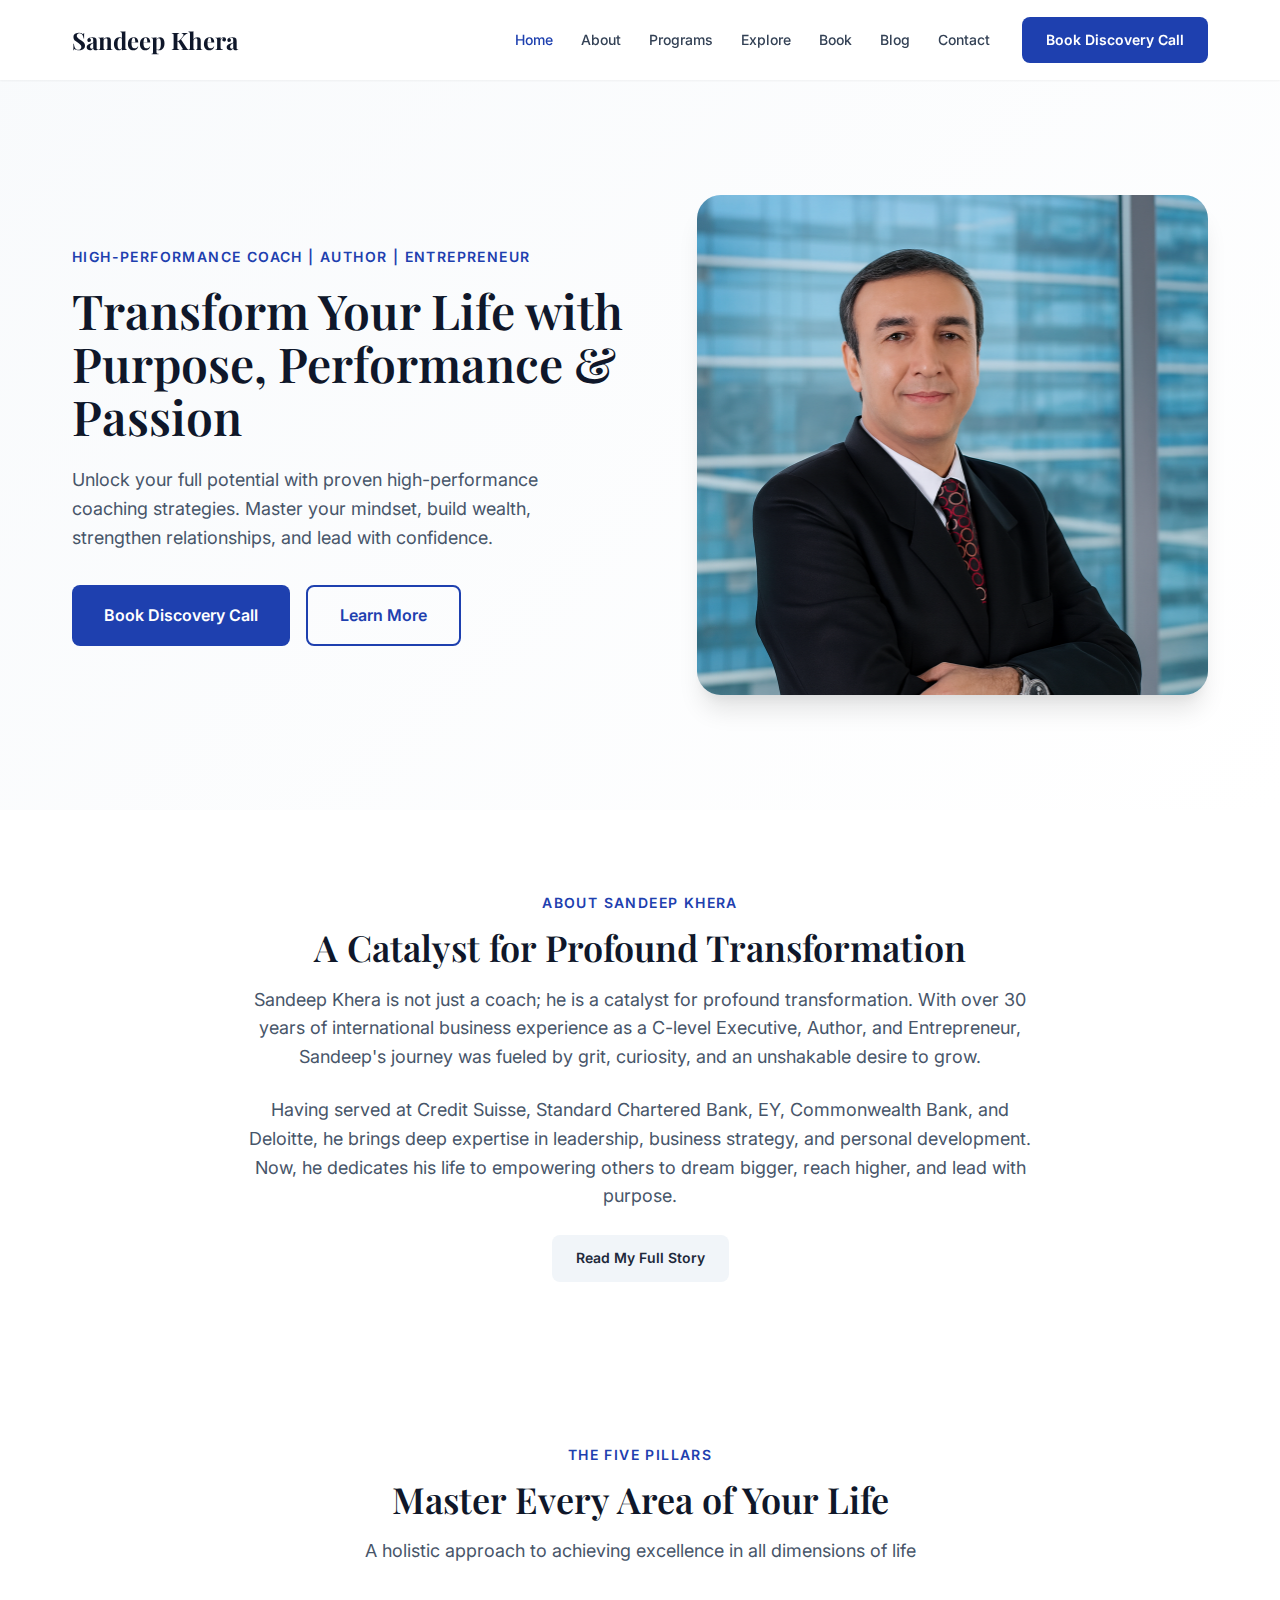
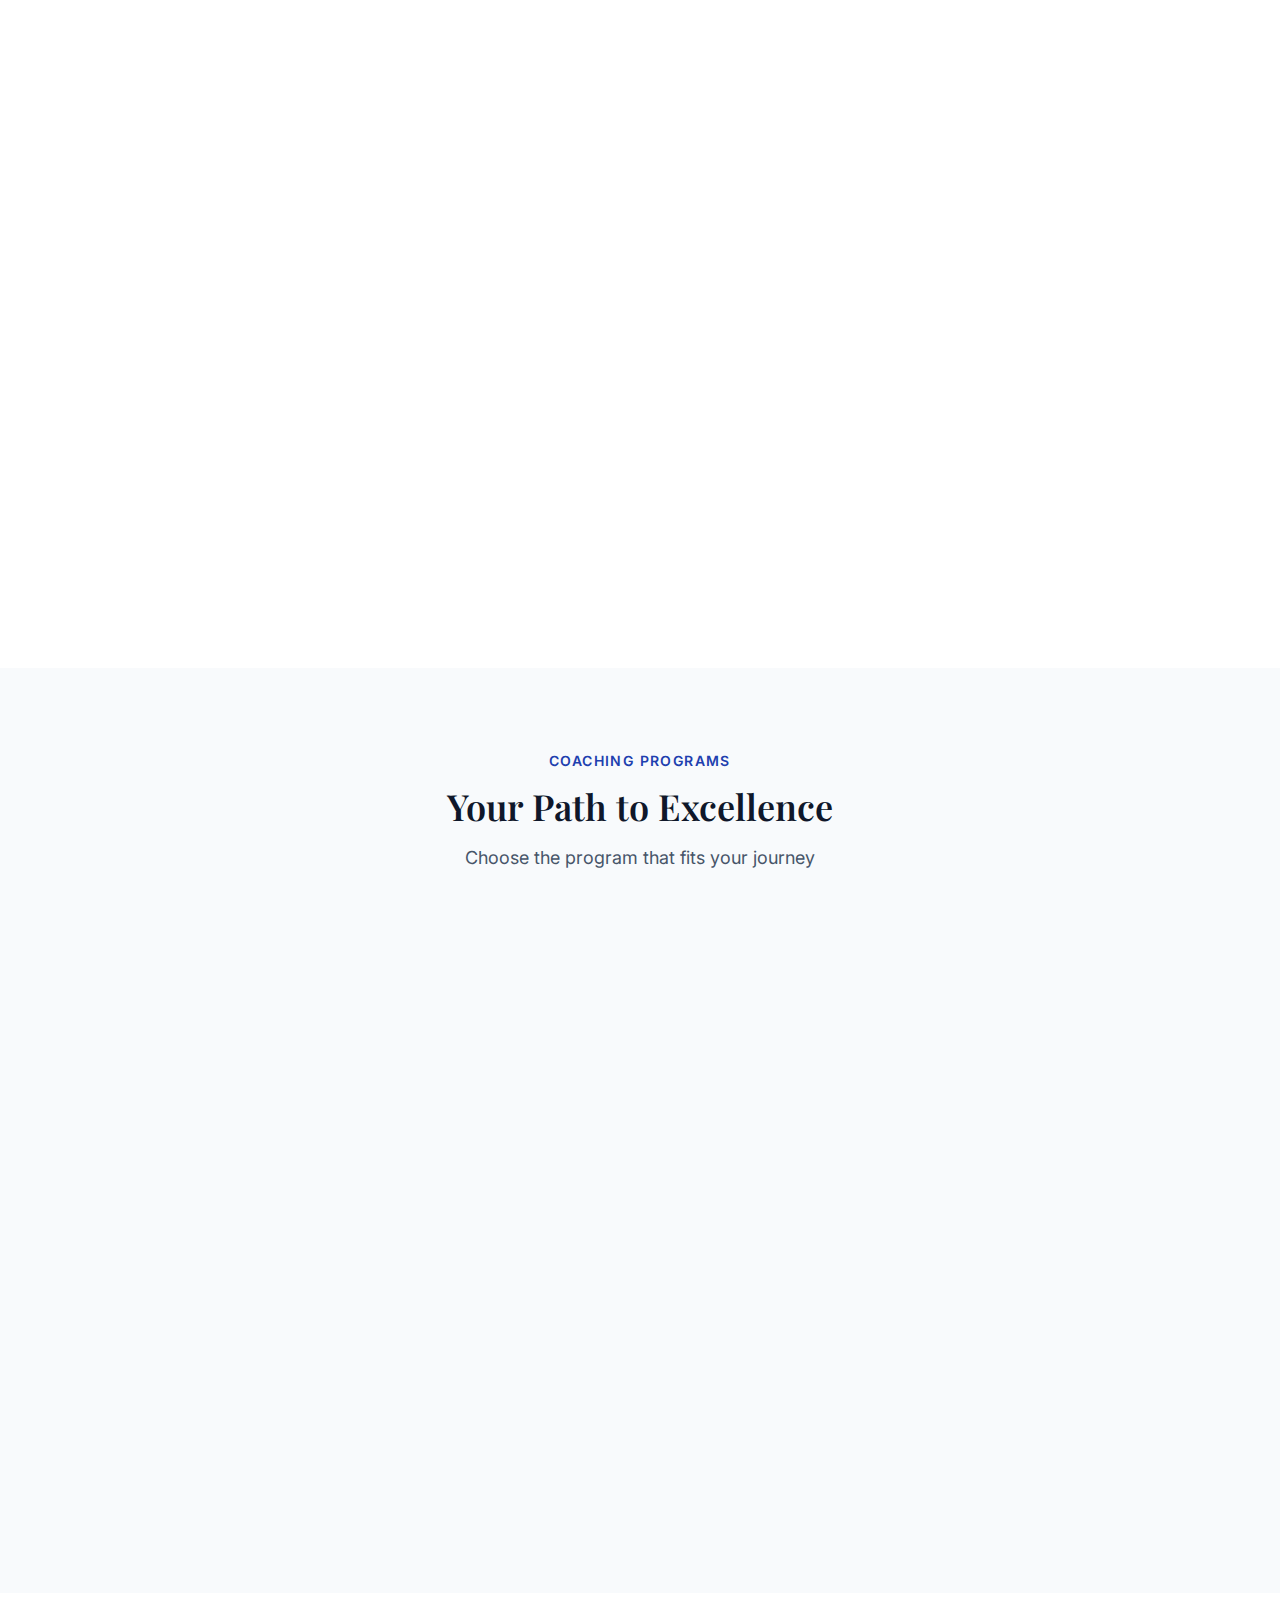
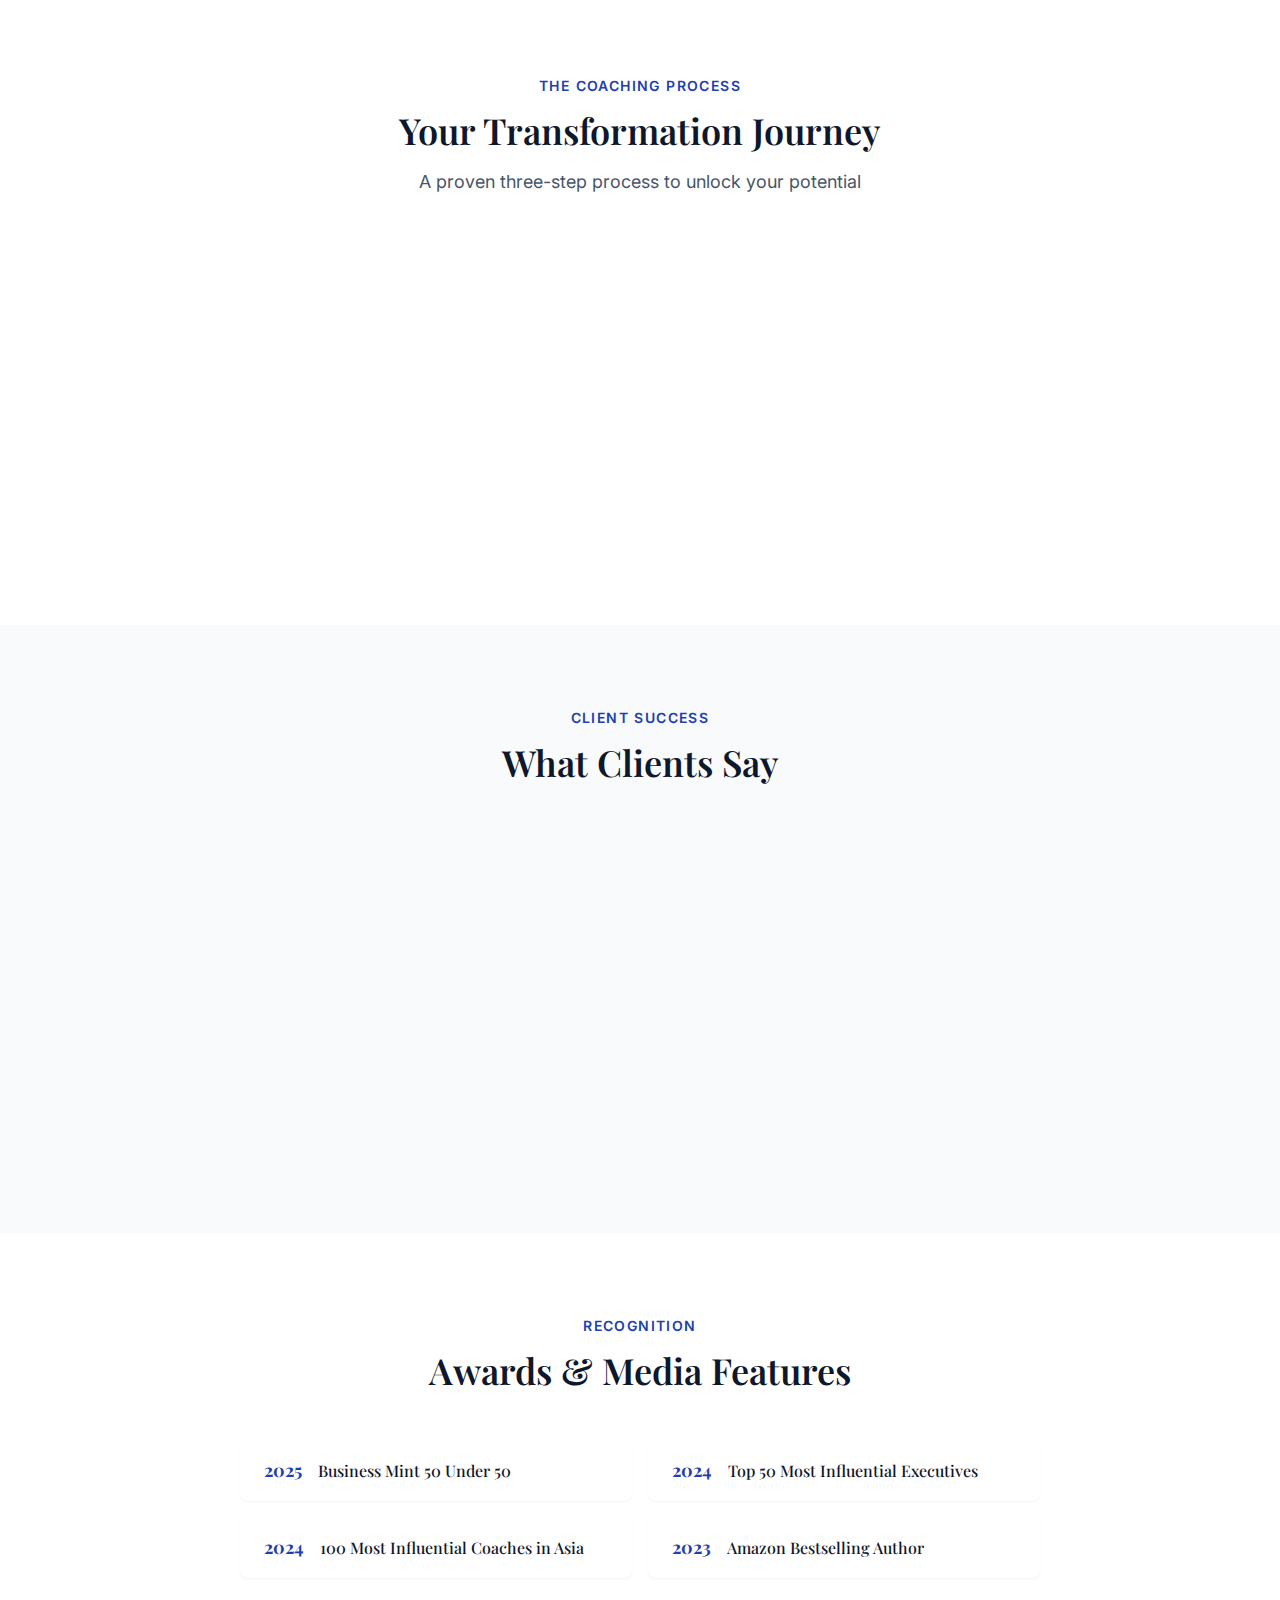
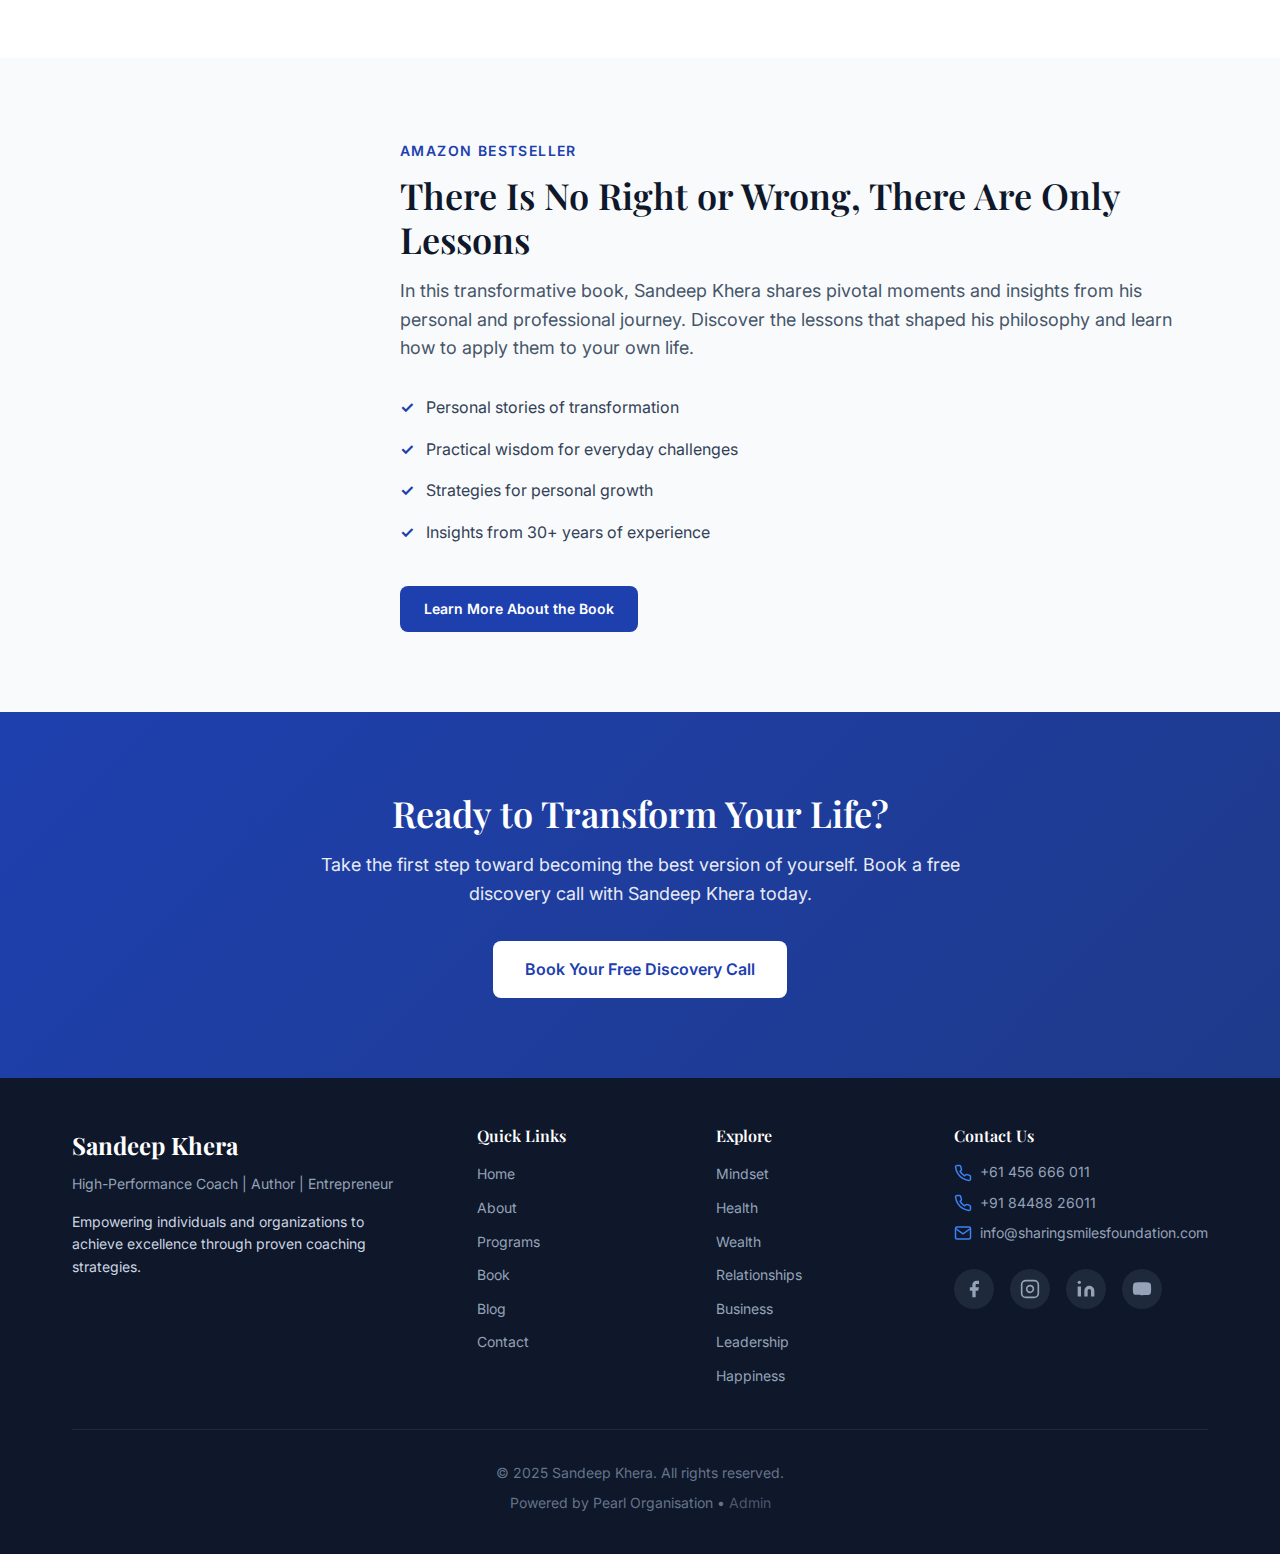
<file: index.html>
<!DOCTYPE html>
<html lang="en">
<head>
    <meta charset="UTF-8">
    <meta name="viewport" content="width=device-width, initial-scale=1.0">
    <meta name="description" content="Sandeep Khera - High-Performance Coach, Author & Entrepreneur. Transform your mindset, wealth, relationships, and leadership with proven coaching strategies.">
    <meta name="keywords" content="high-performance coach, executive coaching, leadership development, mindset coaching, Sandeep Khera">
    <title>Sandeep Khera | High-Performance Coach, Author & Entrepreneur</title>
    <link rel="preconnect" href="https://fonts.googleapis.com">
    <link rel="preconnect" href="https://fonts.gstatic.com" crossorigin>
    <link href="https://fonts.googleapis.com/css2?family=Playfair+Display:wght@400;500;600;700&family=Inter:wght@300;400;500;600;700&display=swap" rel="stylesheet">
    <link rel="stylesheet" href="css/styles.css">
    <link rel="icon" type="image/png" href="images/favicon.png">
</head>
<body>
    <!-- Header -->
    <header class="header" id="header">
        <div class="container">
            <nav class="nav">
                <a href="index.html" class="logo">
                    <span class="logo-text">Sandeep Khera</span>
                </a>

                <button class="nav-toggle" aria-label="Toggle navigation" aria-expanded="false">
                    <span class="hamburger"></span>
                </button>

                <ul class="nav-menu">
                    <li class="nav-item"><a href="index.html" class="nav-link active">Home</a></li>
                    <li class="nav-item has-dropdown">
                        <a href="about.html" class="nav-link">About</a>
                        <ul class="dropdown-menu">
                            <li><a href="about.html#story">The Story</a></li>
                            <li><a href="about.html#system">The System</a></li>
                            <li><a href="about.html#science">The Science</a></li>
                        </ul>
                    </li>
                    <li class="nav-item has-dropdown">
                        <a href="programs.html" class="nav-link">Programs</a>
                        <ul class="dropdown-menu">
                            <li><a href="programs.html#one-on-one">1-1 High-Performance Coaching</a></li>
                            <li><a href="programs.html#group">Group Coaching</a></li>
                            <li><a href="programs.html#workshops">Team Workshops</a></li>
                        </ul>
                    </li>
                    <li class="nav-item has-dropdown">
                        <a href="#explore" class="nav-link">Explore</a>
                        <ul class="dropdown-menu">
                            <li><a href="mindset.html">Mindset</a></li>
                            <li><a href="health.html">Health</a></li>
                            <li><a href="wealth.html">Wealth</a></li>
                            <li><a href="relationships.html">Relationships</a></li>
                            <li><a href="business.html">Business</a></li>
                            <li><a href="leadership.html">Leadership</a></li>
                            <li><a href="happiness.html">Happiness</a></li>
                        </ul>
                    </li>
                    <li class="nav-item"><a href="book.html" class="nav-link">Book</a></li>
                    <li class="nav-item"><a href="blog.html" class="nav-link">Blog</a></li>
                    <li class="nav-item"><a href="contact.html" class="nav-link">Contact</a></li>
                    <li class="nav-item nav-cta">
                        <a href="contact.html#booking" class="btn btn-primary">Book Discovery Call</a>
                    </li>
                </ul>
            </nav>
        </div>
    </header>

    <!-- Hero Section -->
    <section class="hero" id="home">
        <div class="container">
            <div class="hero-content">
                <div class="hero-text">
                    <span class="hero-tagline">High-Performance Coach | Author | Entrepreneur</span>
                    <h1 class="hero-title">Transform Your Life with Purpose, Performance & Passion</h1>
                    <p class="hero-description">Unlock your full potential with proven high-performance coaching strategies. Master your mindset, build wealth, strengthen relationships, and lead with confidence.</p>
                    <div class="hero-buttons">
                        <a href="contact.html#booking" class="btn btn-primary btn-large">Book Discovery Call</a>
                        <a href="about.html" class="btn btn-outline btn-large">Learn More</a>
                    </div>
                </div>
                <div class="hero-image">
                    <div class="hero-image-wrapper">
                        <img src="images/sandeep-khera-hero.jpg" alt="Sandeep Khera - High-Performance Coach" loading="eager">
                    </div>
                </div>
            </div>
        </div>
    </section>

    <!-- Introduction Section -->
    <section class="intro section" id="intro">
        <div class="container">
            <div class="intro-content">
                <span class="section-label">About Sandeep Khera</span>
                <h2 class="section-title">A Catalyst for Profound Transformation</h2>
                <p class="intro-text">Sandeep Khera is not just a coach; he is a catalyst for profound transformation. With over 30 years of international business experience as a C-level Executive, Author, and Entrepreneur, Sandeep's journey was fueled by grit, curiosity, and an unshakable desire to grow.</p>
                <p class="intro-text">Having served at Credit Suisse, Standard Chartered Bank, EY, Commonwealth Bank, and Deloitte, he brings deep expertise in leadership, business strategy, and personal development. Now, he dedicates his life to empowering others to dream bigger, reach higher, and lead with purpose.</p>
                <a href="about.html" class="btn btn-secondary">Read My Full Story</a>
            </div>
        </div>
    </section>

    <!-- Pillars Section -->
    <section class="pillars section" id="pillars">
        <div class="container">
            <div class="section-header text-center">
                <span class="section-label">The Five Pillars</span>
                <h2 class="section-title">Master Every Area of Your Life</h2>
                <p class="section-subtitle">A holistic approach to achieving excellence in all dimensions of life</p>
            </div>
            <div class="pillars-grid">
                <a href="mindset.html" class="pillar-card">
                    <div class="pillar-icon">
                        <svg xmlns="http://www.w3.org/2000/svg" width="48" height="48" viewBox="0 0 24 24" fill="none" stroke="currentColor" stroke-width="1.5" stroke-linecap="round" stroke-linejoin="round">
                            <path d="M12 2a8 8 0 0 1 8 8c0 5.25-8 12-8 12S4 15.25 4 10a8 8 0 0 1 8-8z"/>
                            <circle cx="12" cy="10" r="3"/>
                        </svg>
                    </div>
                    <h3 class="pillar-title">Mindset</h3>
                    <p class="pillar-description">Reprogram your beliefs and develop mental toughness to overcome any challenge.</p>
                </a>
                <a href="health.html" class="pillar-card">
                    <div class="pillar-icon">
                        <svg xmlns="http://www.w3.org/2000/svg" width="48" height="48" viewBox="0 0 24 24" fill="none" stroke="currentColor" stroke-width="1.5" stroke-linecap="round" stroke-linejoin="round">
                            <path d="M20.84 4.61a5.5 5.5 0 0 0-7.78 0L12 5.67l-1.06-1.06a5.5 5.5 0 0 0-7.78 7.78l1.06 1.06L12 21.23l7.78-7.78 1.06-1.06a5.5 5.5 0 0 0 0-7.78z"/>
                        </svg>
                    </div>
                    <h3 class="pillar-title">Health</h3>
                    <p class="pillar-description">Optimize your physical and mental well-being for peak performance.</p>
                </a>
                <a href="wealth.html" class="pillar-card">
                    <div class="pillar-icon">
                        <svg xmlns="http://www.w3.org/2000/svg" width="48" height="48" viewBox="0 0 24 24" fill="none" stroke="currentColor" stroke-width="1.5" stroke-linecap="round" stroke-linejoin="round">
                            <line x1="12" y1="1" x2="12" y2="23"/>
                            <path d="M17 5H9.5a3.5 3.5 0 0 0 0 7h5a3.5 3.5 0 0 1 0 7H6"/>
                        </svg>
                    </div>
                    <h3 class="pillar-title">Wealth</h3>
                    <p class="pillar-description">Create lasting financial abundance through strategic wealth mastery.</p>
                </a>
                <a href="relationships.html" class="pillar-card">
                    <div class="pillar-icon">
                        <svg xmlns="http://www.w3.org/2000/svg" width="48" height="48" viewBox="0 0 24 24" fill="none" stroke="currentColor" stroke-width="1.5" stroke-linecap="round" stroke-linejoin="round">
                            <path d="M17 21v-2a4 4 0 0 0-4-4H5a4 4 0 0 0-4 4v2"/>
                            <circle cx="9" cy="7" r="4"/>
                            <path d="M23 21v-2a4 4 0 0 0-3-3.87"/>
                            <path d="M16 3.13a4 4 0 0 1 0 7.75"/>
                        </svg>
                    </div>
                    <h3 class="pillar-title">Relationships</h3>
                    <p class="pillar-description">Deepen meaningful connections and build lasting relationships.</p>
                </a>
                <a href="business.html" class="pillar-card">
                    <div class="pillar-icon">
                        <svg xmlns="http://www.w3.org/2000/svg" width="48" height="48" viewBox="0 0 24 24" fill="none" stroke="currentColor" stroke-width="1.5" stroke-linecap="round" stroke-linejoin="round">
                            <rect x="2" y="7" width="20" height="14" rx="2" ry="2"/>
                            <path d="M16 21V5a2 2 0 0 0-2-2h-4a2 2 0 0 0-2 2v16"/>
                        </svg>
                    </div>
                    <h3 class="pillar-title">Business</h3>
                    <p class="pillar-description">Lead with influence and achieve business excellence.</p>
                </a>
                <a href="leadership.html" class="pillar-card">
                    <div class="pillar-icon">
                        <svg xmlns="http://www.w3.org/2000/svg" width="48" height="48" viewBox="0 0 24 24" fill="none" stroke="currentColor" stroke-width="1.5" stroke-linecap="round" stroke-linejoin="round">
                            <polygon points="12 2 15.09 8.26 22 9.27 17 14.14 18.18 21.02 12 17.77 5.82 21.02 7 14.14 2 9.27 8.91 8.26 12 2"/>
                        </svg>
                    </div>
                    <h3 class="pillar-title">Leadership</h3>
                    <p class="pillar-description">Develop the skills to inspire and lead high-performing teams.</p>
                </a>
                <a href="happiness.html" class="pillar-card">
                    <div class="pillar-icon">
                        <svg xmlns="http://www.w3.org/2000/svg" width="48" height="48" viewBox="0 0 24 24" fill="none" stroke="currentColor" stroke-width="1.5" stroke-linecap="round" stroke-linejoin="round">
                            <circle cx="12" cy="12" r="10"/>
                            <path d="M8 14s1.5 2 4 2 4-2 4-2"/>
                            <line x1="9" y1="9" x2="9.01" y2="9"/>
                            <line x1="15" y1="9" x2="15.01" y2="9"/>
                        </svg>
                    </div>
                    <h3 class="pillar-title">Happiness</h3>
                    <p class="pillar-description">Align with your purpose and discover true fulfillment.</p>
                </a>
            </div>
        </div>
    </section>

    <!-- Services Section -->
    <section class="services section section-alt" id="services">
        <div class="container">
            <div class="section-header text-center">
                <span class="section-label">Coaching Programs</span>
                <h2 class="section-title">Your Path to Excellence</h2>
                <p class="section-subtitle">Choose the program that fits your journey</p>
            </div>
            <div class="services-grid">
                <div class="service-card">
                    <div class="service-icon">
                        <svg xmlns="http://www.w3.org/2000/svg" width="40" height="40" viewBox="0 0 24 24" fill="none" stroke="currentColor" stroke-width="1.5">
                            <path d="M20 21v-2a4 4 0 0 0-4-4H8a4 4 0 0 0-4 4v2"/>
                            <circle cx="12" cy="7" r="4"/>
                        </svg>
                    </div>
                    <h3 class="service-title">1-1 High-Performance Coaching</h3>
                    <p class="service-description">Personalized coaching sessions tailored to your unique goals. Work directly with Sandeep Khera to unlock your full potential and achieve breakthrough results.</p>
                    <ul class="service-features">
                        <li>Customized coaching plan</li>
                        <li>Weekly 1-on-1 sessions</li>
                        <li>Unlimited email support</li>
                        <li>Personal accountability</li>
                    </ul>
                    <a href="programs.html#one-on-one" class="btn btn-secondary">Learn More</a>
                </div>
                <div class="service-card featured">
                    <div class="service-badge">Most Popular</div>
                    <div class="service-icon">
                        <svg xmlns="http://www.w3.org/2000/svg" width="40" height="40" viewBox="0 0 24 24" fill="none" stroke="currentColor" stroke-width="1.5">
                            <path d="M17 21v-2a4 4 0 0 0-4-4H5a4 4 0 0 0-4 4v2"/>
                            <circle cx="9" cy="7" r="4"/>
                            <path d="M23 21v-2a4 4 0 0 0-3-3.87"/>
                            <path d="M16 3.13a4 4 0 0 1 0 7.75"/>
                        </svg>
                    </div>
                    <h3 class="service-title">Group Coaching</h3>
                    <p class="service-description">Join a community of like-minded high achievers. Learn, grow, and transform together in an interactive group environment.</p>
                    <ul class="service-features">
                        <li>Weekly group sessions</li>
                        <li>Peer accountability</li>
                        <li>Community support</li>
                        <li>Exclusive resources</li>
                    </ul>
                    <a href="programs.html#group" class="btn btn-primary">Learn More</a>
                </div>
                <div class="service-card">
                    <div class="service-icon">
                        <svg xmlns="http://www.w3.org/2000/svg" width="40" height="40" viewBox="0 0 24 24" fill="none" stroke="currentColor" stroke-width="1.5">
                            <rect x="2" y="3" width="20" height="14" rx="2" ry="2"/>
                            <line x1="8" y1="21" x2="16" y2="21"/>
                            <line x1="12" y1="17" x2="12" y2="21"/>
                        </svg>
                    </div>
                    <h3 class="service-title">Team Workshops</h3>
                    <p class="service-description">Transform your organization with customized workshops. Build high-performance teams and create a culture of excellence.</p>
                    <ul class="service-features">
                        <li>Customized curriculum</li>
                        <li>On-site or virtual delivery</li>
                        <li>Team assessments</li>
                        <li>Follow-up support</li>
                    </ul>
                    <a href="programs.html#workshops" class="btn btn-secondary">Learn More</a>
                </div>
            </div>
        </div>
    </section>

    <!-- Process Section -->
    <section class="process section" id="process">
        <div class="container">
            <div class="section-header text-center">
                <span class="section-label">The Coaching Process</span>
                <h2 class="section-title">Your Transformation Journey</h2>
                <p class="section-subtitle">A proven three-step process to unlock your potential</p>
            </div>
            <div class="process-steps">
                <div class="process-step">
                    <div class="step-number">01</div>
                    <h3 class="step-title">Discovery & Vision</h3>
                    <p class="step-description">We begin by understanding your vision, goals, and current challenges. Through deep discovery sessions, we identify what's holding you back and what success looks like for you.</p>
                </div>
                <div class="process-step">
                    <div class="step-number">02</div>
                    <h3 class="step-title">Strategy & Development</h3>
                    <p class="step-description">Together, we create a customized action plan. You'll develop the skills, habits, and mindset shifts needed to achieve your goals through proven high-performance strategies.</p>
                </div>
                <div class="process-step">
                    <div class="step-number">03</div>
                    <h3 class="step-title">Execution & Transformation</h3>
                    <p class="step-description">With ongoing support and accountability, you'll implement your plan and see real results. We celebrate wins, adjust strategies, and ensure lasting transformation.</p>
                </div>
            </div>
        </div>
    </section>

    <!-- Testimonials Section -->
    <section class="testimonials section section-alt" id="testimonials">
        <div class="container">
            <div class="section-header text-center">
                <span class="section-label">Client Success</span>
                <h2 class="section-title">What Clients Say</h2>
            </div>
            <div class="testimonials-grid">
                <div class="testimonial-card">
                    <div class="testimonial-content">
                        <p>"Working with Sandeep Khera transformed not just my business, but my entire approach to life. His coaching helped me break through barriers I didn't even know existed."</p>
                    </div>
                    <div class="testimonial-author">
                        <div class="author-info">
                            <h4>Michael Chen</h4>
                            <span>CEO, Tech Startup</span>
                        </div>
                    </div>
                </div>
                <div class="testimonial-card">
                    <div class="testimonial-content">
                        <p>"Sandeep's high-performance coaching gave me the clarity and confidence I needed to take my career to the next level. The results speak for themselves."</p>
                    </div>
                    <div class="testimonial-author">
                        <div class="author-info">
                            <h4>Sarah Williams</h4>
                            <span>Senior Executive, Finance</span>
                        </div>
                    </div>
                </div>
                <div class="testimonial-card">
                    <div class="testimonial-content">
                        <p>"The transformation I experienced through Sandeep's coaching was incredible. I've achieved goals I once thought were impossible."</p>
                    </div>
                    <div class="testimonial-author">
                        <div class="author-info">
                            <h4>David Park</h4>
                            <span>Entrepreneur</span>
                        </div>
                    </div>
                </div>
            </div>
        </div>
    </section>

    <!-- Recognition Section -->
    <section class="recognition section" id="recognition">
        <div class="container">
            <div class="section-header text-center">
                <span class="section-label">Recognition</span>
                <h2 class="section-title">Awards & Media Features</h2>
            </div>
            <div class="recognition-content">
                <div class="awards-list">
                    <div class="award-item">
                        <span class="award-year">2025</span>
                        <h4>Business Mint 50 Under 50</h4>
                    </div>
                    <div class="award-item">
                        <span class="award-year">2024</span>
                        <h4>Top 50 Most Influential Executives</h4>
                    </div>
                    <div class="award-item">
                        <span class="award-year">2024</span>
                        <h4>100 Most Influential Coaches in Asia</h4>
                    </div>
                    <div class="award-item">
                        <span class="award-year">2023</span>
                        <h4>Amazon Bestselling Author</h4>
                    </div>
                </div>
            </div>
        </div>
    </section>

    <!-- Book Section -->
    <section class="book-preview section section-alt" id="book-preview">
        <div class="container">
            <div class="book-content">
                <div class="book-image">
                    <img src="images/book-cover.jpg" alt="There Is No Right or Wrong, There Are Only Lessons by Sandeep Khera" loading="lazy">
                </div>
                <div class="book-info">
                    <span class="section-label">Amazon Bestseller</span>
                    <h2 class="section-title">There Is No Right or Wrong, There Are Only Lessons</h2>
                    <p class="book-description">In this transformative book, Sandeep Khera shares pivotal moments and insights from his personal and professional journey. Discover the lessons that shaped his philosophy and learn how to apply them to your own life.</p>
                    <ul class="book-highlights">
                        <li>Personal stories of transformation</li>
                        <li>Practical wisdom for everyday challenges</li>
                        <li>Strategies for personal growth</li>
                        <li>Insights from 30+ years of experience</li>
                    </ul>
                    <a href="book.html" class="btn btn-primary">Learn More About the Book</a>
                </div>
            </div>
        </div>
    </section>

    <!-- CTA Section -->
    <section class="cta section" id="cta">
        <div class="container">
            <div class="cta-content text-center">
                <h2 class="cta-title">Ready to Transform Your Life?</h2>
                <p class="cta-description">Take the first step toward becoming the best version of yourself. Book a free discovery call with Sandeep Khera today.</p>
                <a href="contact.html#booking" class="btn btn-primary btn-large">Book Your Free Discovery Call</a>
            </div>
        </div>
    </section>

    <!-- Footer -->
    <footer class="footer" id="footer">
        <div class="container">
            <div class="footer-content">
                <div class="footer-brand">
                    <a href="index.html" class="footer-logo">Sandeep Khera</a>
                    <p class="footer-tagline">High-Performance Coach | Author | Entrepreneur</p>
                    <p class="footer-description">Empowering individuals and organizations to achieve excellence through proven coaching strategies.</p>
                </div>

                <div class="footer-links">
                    <div class="footer-column">
                        <h4>Quick Links</h4>
                        <ul>
                            <li><a href="index.html">Home</a></li>
                            <li><a href="about.html">About</a></li>
                            <li><a href="programs.html">Programs</a></li>
                            <li><a href="book.html">Book</a></li>
                            <li><a href="blog.html">Blog</a></li>
                            <li><a href="contact.html">Contact</a></li>
                        </ul>
                    </div>

                    <div class="footer-column">
                        <h4>Explore</h4>
                        <ul>
                            <li><a href="mindset.html">Mindset</a></li>
                            <li><a href="health.html">Health</a></li>
                            <li><a href="wealth.html">Wealth</a></li>
                            <li><a href="relationships.html">Relationships</a></li>
                            <li><a href="business.html">Business</a></li>
                            <li><a href="leadership.html">Leadership</a></li>
                            <li><a href="happiness.html">Happiness</a></li>
                        </ul>
                    </div>

                    <div class="footer-column">
                        <h4>Contact Us</h4>
                        <ul class="contact-list">
                            <li>
                                <a href="tel:+61456666011">
                                    <svg xmlns="http://www.w3.org/2000/svg" width="18" height="18" viewBox="0 0 24 24" fill="none" stroke="currentColor" stroke-width="2">
                                        <path d="M22 16.92v3a2 2 0 0 1-2.18 2 19.79 19.79 0 0 1-8.63-3.07 19.5 19.5 0 0 1-6-6 19.79 19.79 0 0 1-3.07-8.67A2 2 0 0 1 4.11 2h3a2 2 0 0 1 2 1.72 12.84 12.84 0 0 0 .7 2.81 2 2 0 0 1-.45 2.11L8.09 9.91a16 16 0 0 0 6 6l1.27-1.27a2 2 0 0 1 2.11-.45 12.84 12.84 0 0 0 2.81.7A2 2 0 0 1 22 16.92z"/>
                                    </svg>
                                    +61 456 666 011
                                </a>
                            </li>
                            <li>
                                <a href="tel:+918448826011">
                                    <svg xmlns="http://www.w3.org/2000/svg" width="18" height="18" viewBox="0 0 24 24" fill="none" stroke="currentColor" stroke-width="2">
                                        <path d="M22 16.92v3a2 2 0 0 1-2.18 2 19.79 19.79 0 0 1-8.63-3.07 19.5 19.5 0 0 1-6-6 19.79 19.79 0 0 1-3.07-8.67A2 2 0 0 1 4.11 2h3a2 2 0 0 1 2 1.72 12.84 12.84 0 0 0 .7 2.81 2 2 0 0 1-.45 2.11L8.09 9.91a16 16 0 0 0 6 6l1.27-1.27a2 2 0 0 1 2.11-.45 12.84 12.84 0 0 0 2.81.7A2 2 0 0 1 22 16.92z"/>
                                    </svg>
                                    +91 84488 26011
                                </a>
                            </li>
                            <li>
                                <a href="mailto:info@sharingsmilesfoundation.com">
                                    <svg xmlns="http://www.w3.org/2000/svg" width="18" height="18" viewBox="0 0 24 24" fill="none" stroke="currentColor" stroke-width="2">
                                        <path d="M4 4h16c1.1 0 2 .9 2 2v12c0 1.1-.9 2-2 2H4c-1.1 0-2-.9-2-2V6c0-1.1.9-2 2-2z"/>
                                        <polyline points="22,6 12,13 2,6"/>
                                    </svg>
                                    info@sharingsmilesfoundation.com
                                </a>
                            </li>
                        </ul>
                        <div class="social-links">
                            <a href="https://www.facebook.com/sandeepkhera" target="_blank" rel="noopener noreferrer" aria-label="Facebook">
                                <svg xmlns="http://www.w3.org/2000/svg" width="20" height="20" viewBox="0 0 24 24" fill="currentColor">
                                    <path d="M18 2h-3a5 5 0 0 0-5 5v3H7v4h3v8h4v-8h3l1-4h-4V7a1 1 0 0 1 1-1h3z"/>
                                </svg>
                            </a>
                            <a href="https://www.instagram.com/sandeepkhera" target="_blank" rel="noopener noreferrer" aria-label="Instagram">
                                <svg xmlns="http://www.w3.org/2000/svg" width="20" height="20" viewBox="0 0 24 24" fill="none" stroke="currentColor" stroke-width="2">
                                    <rect x="2" y="2" width="20" height="20" rx="5" ry="5"/>
                                    <path d="M16 11.37A4 4 0 1 1 12.63 8 4 4 0 0 1 16 11.37z"/>
                                    <line x1="17.5" y1="6.5" x2="17.51" y2="6.5"/>
                                </svg>
                            </a>
                            <a href="https://www.linkedin.com/in/sandeepkhera" target="_blank" rel="noopener noreferrer" aria-label="LinkedIn">
                                <svg xmlns="http://www.w3.org/2000/svg" width="20" height="20" viewBox="0 0 24 24" fill="currentColor">
                                    <path d="M16 8a6 6 0 0 1 6 6v7h-4v-7a2 2 0 0 0-2-2 2 2 0 0 0-2 2v7h-4v-7a6 6 0 0 1 6-6z"/>
                                    <rect x="2" y="9" width="4" height="12"/>
                                    <circle cx="4" cy="4" r="2"/>
                                </svg>
                            </a>
                            <a href="https://www.youtube.com/@sandeepkhera" target="_blank" rel="noopener noreferrer" aria-label="YouTube">
                                <svg xmlns="http://www.w3.org/2000/svg" width="20" height="20" viewBox="0 0 24 24" fill="currentColor">
                                    <path d="M22.54 6.42a2.78 2.78 0 0 0-1.94-2C18.88 4 12 4 12 4s-6.88 0-8.6.46a2.78 2.78 0 0 0-1.94 2A29 29 0 0 0 1 11.75a29 29 0 0 0 .46 5.33A2.78 2.78 0 0 0 3.4 19c1.72.46 8.6.46 8.6.46s6.88 0 8.6-.46a2.78 2.78 0 0 0 1.94-2 29 29 0 0 0 .46-5.25 29 29 0 0 0-.46-5.33z"/>
                                    <polygon points="9.75 15.02 15.5 11.75 9.75 8.48 9.75 15.02"/>
                                </svg>
                            </a>
                        </div>
                    </div>
                </div>
            </div>

            <div class="footer-bottom">
                <p>&copy; 2025 Sandeep Khera. All rights reserved.</p>
                <p class="footer-credit">Powered by Pearl Organisation • <a href="/admin/" style="color: inherit; opacity: 0.7;">Admin</a></p>
            </div>
        </div>
    </footer>

    <script src="js/main.js"></script>
</body>
</html>
</file>
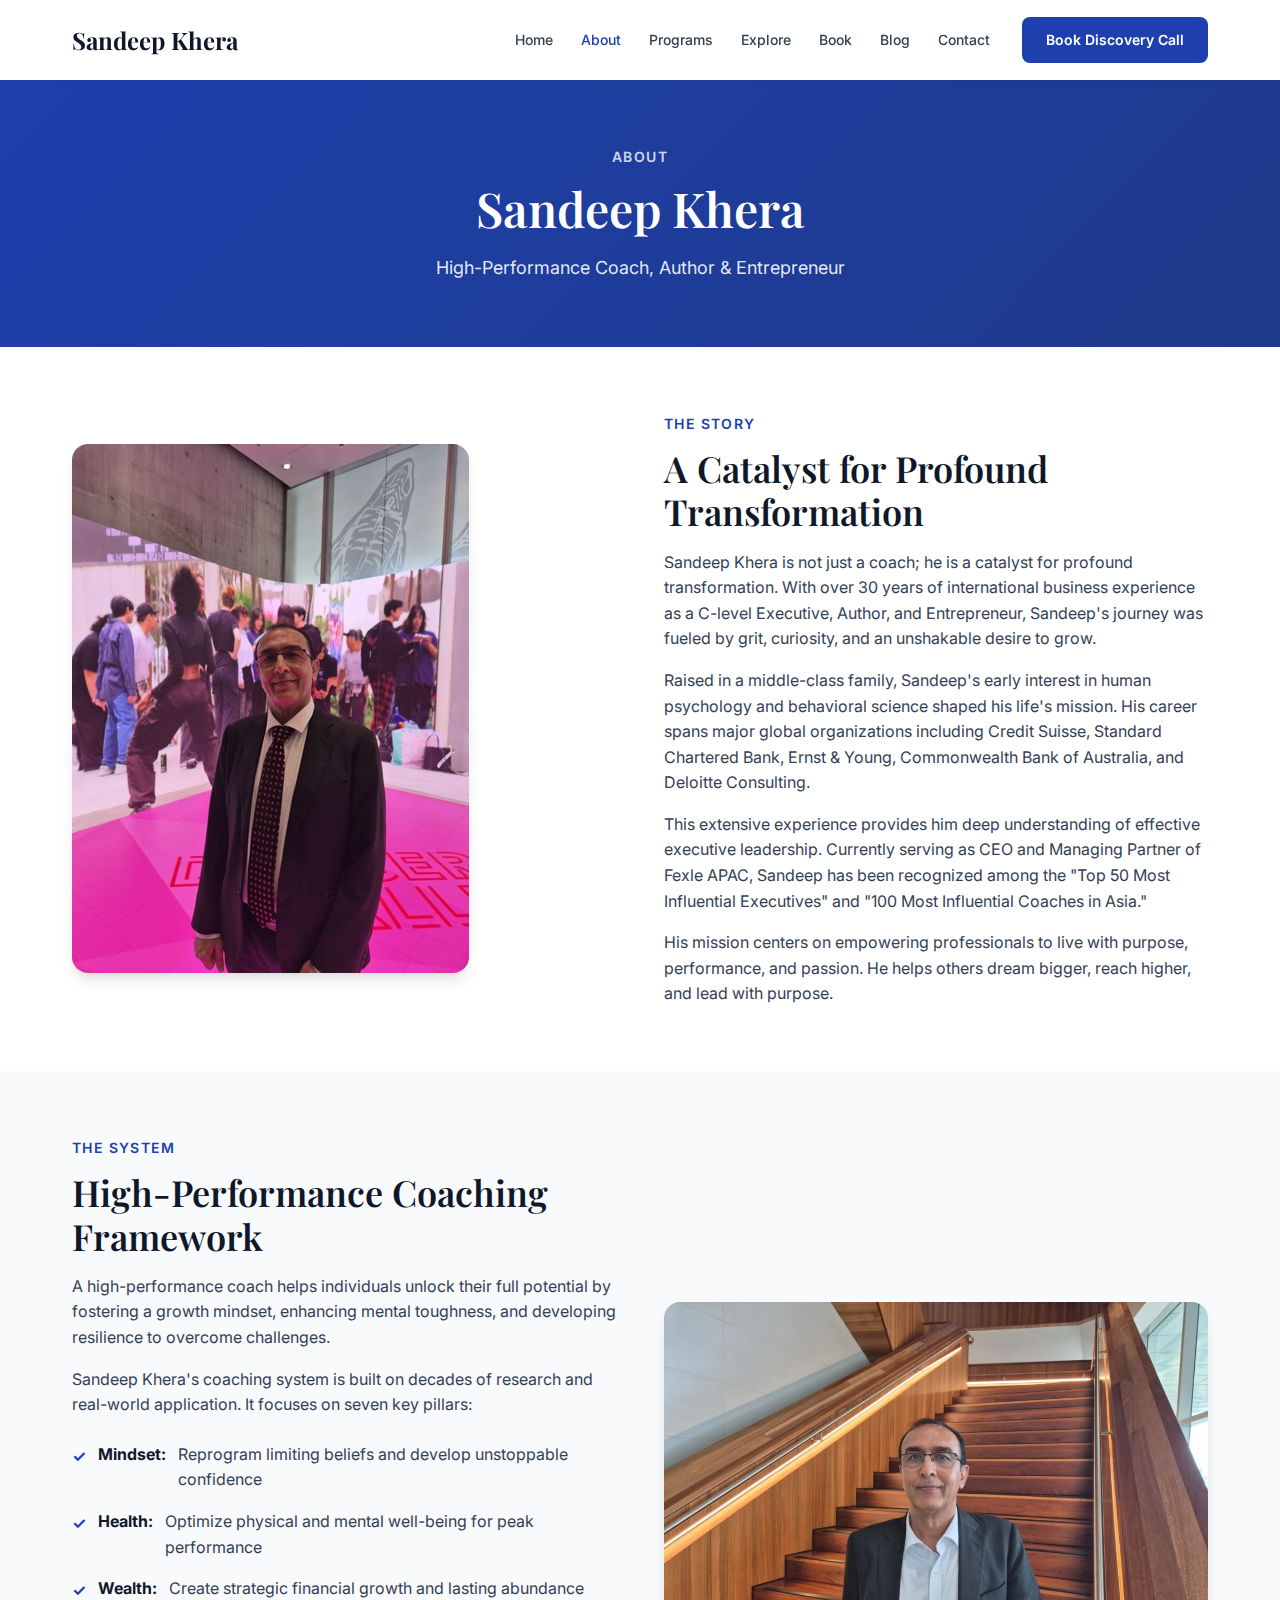
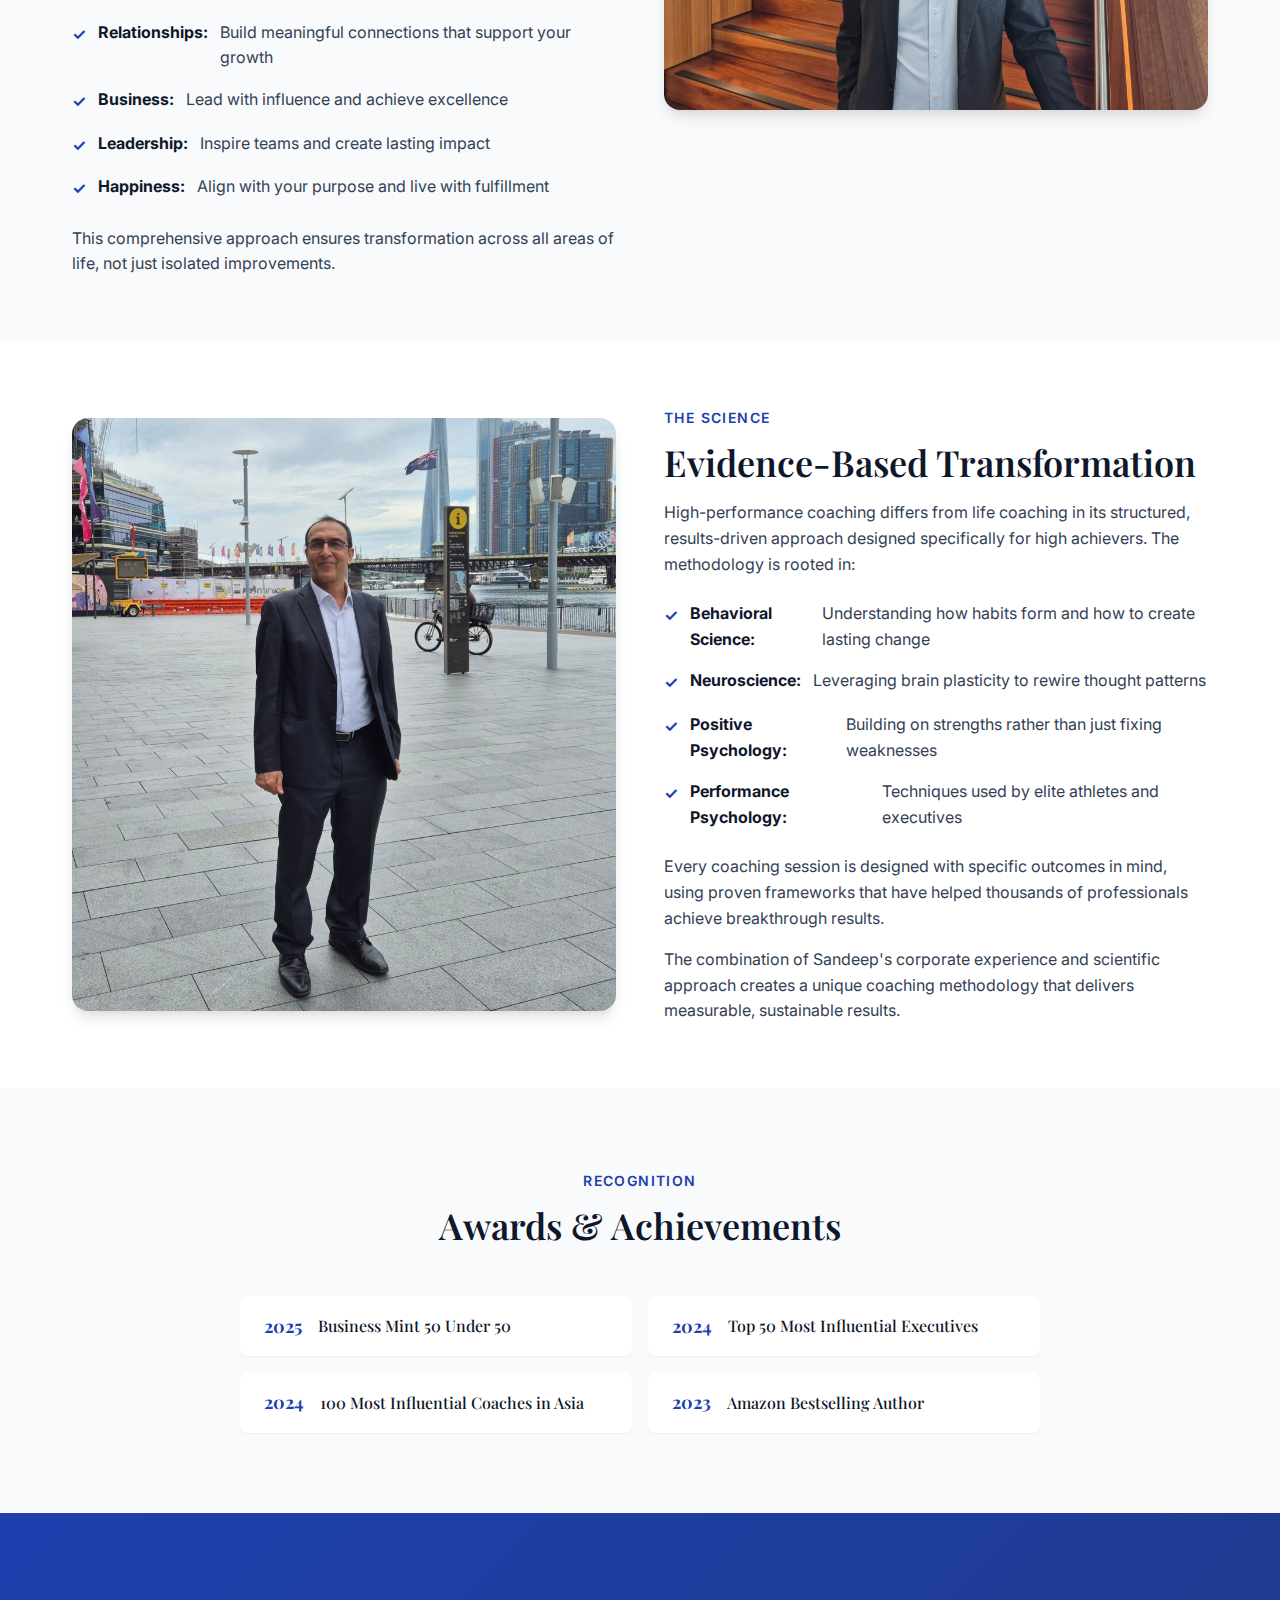
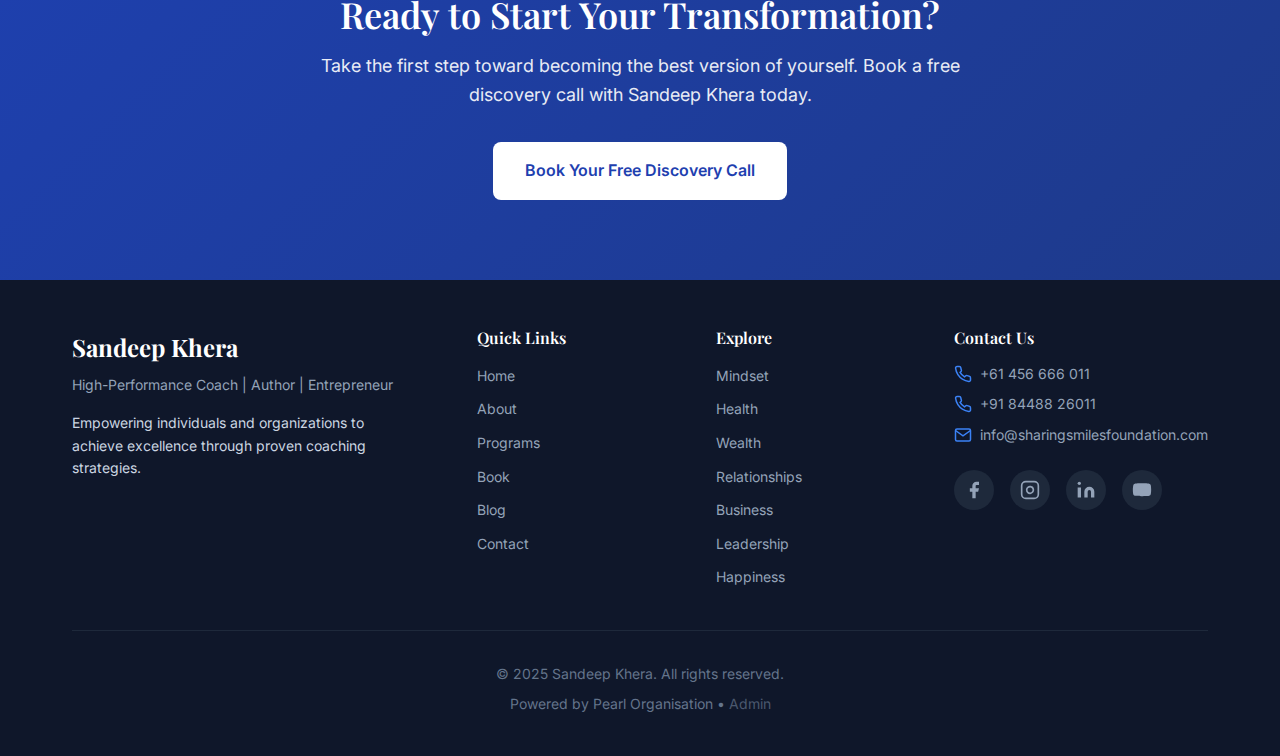
<file: about.html>
<!DOCTYPE html>
<html lang="en">
<head>
    <meta charset="UTF-8">
    <meta name="viewport" content="width=device-width, initial-scale=1.0">
    <meta name="description" content="Learn about Sandeep Khera's journey from C-level executive to high-performance coach. Discover the story, system, and science behind transformational coaching.">
    <title>About Sandeep Khera | High-Performance Coach, Author & Entrepreneur</title>
    <link rel="preconnect" href="https://fonts.googleapis.com">
    <link rel="preconnect" href="https://fonts.gstatic.com" crossorigin>
    <link href="https://fonts.googleapis.com/css2?family=Playfair+Display:wght@400;500;600;700&family=Inter:wght@300;400;500;600;700&display=swap" rel="stylesheet">
    <link rel="stylesheet" href="css/styles.css">
    <link rel="icon" type="image/png" href="images/favicon.png">
</head>
<body>
    <!-- Header -->
    <header class="header" id="header">
        <div class="container">
            <nav class="nav">
                <a href="index.html" class="logo">
                    <span class="logo-text">Sandeep Khera</span>
                </a>

                <button class="nav-toggle" aria-label="Toggle navigation" aria-expanded="false">
                    <span class="hamburger"></span>
                </button>

                <ul class="nav-menu">
                    <li class="nav-item"><a href="index.html" class="nav-link">Home</a></li>
                    <li class="nav-item has-dropdown">
                        <a href="about.html" class="nav-link active">About</a>
                        <ul class="dropdown-menu">
                            <li><a href="about.html#story">The Story</a></li>
                            <li><a href="about.html#system">The System</a></li>
                            <li><a href="about.html#science">The Science</a></li>
                        </ul>
                    </li>
                    <li class="nav-item has-dropdown">
                        <a href="programs.html" class="nav-link">Programs</a>
                        <ul class="dropdown-menu">
                            <li><a href="programs.html#one-on-one">1-1 High-Performance Coaching</a></li>
                            <li><a href="programs.html#group">Group Coaching</a></li>
                            <li><a href="programs.html#workshops">Team Workshops</a></li>
                        </ul>
                    </li>
                    <li class="nav-item has-dropdown">
                        <a href="#explore" class="nav-link">Explore</a>
                        <ul class="dropdown-menu">
                            <li><a href="mindset.html">Mindset</a></li>
                            <li><a href="health.html">Health</a></li>
                            <li><a href="wealth.html">Wealth</a></li>
                            <li><a href="relationships.html">Relationships</a></li>
                            <li><a href="business.html">Business</a></li>
                            <li><a href="leadership.html">Leadership</a></li>
                            <li><a href="happiness.html">Happiness</a></li>
                        </ul>
                    </li>
                    <li class="nav-item"><a href="book.html" class="nav-link">Book</a></li>
                    <li class="nav-item"><a href="blog.html" class="nav-link">Blog</a></li>
                    <li class="nav-item"><a href="contact.html" class="nav-link">Contact</a></li>
                    <li class="nav-item nav-cta">
                        <a href="contact.html#booking" class="btn btn-primary">Book Discovery Call</a>
                    </li>
                </ul>
            </nav>
        </div>
    </header>

    <!-- Page Header -->
    <section class="page-header">
        <div class="container">
            <span class="section-label">About</span>
            <h1 class="section-title">Sandeep Khera</h1>
            <p class="section-subtitle">High-Performance Coach, Author & Entrepreneur</p>
        </div>
    </section>

    <!-- The Story Section -->
    <section class="content-section" id="story">
        <div class="container">
            <div class="content-grid">
                <div class="content-image">
                    <img src="images/sandeep-khera-about.jpg" alt="Sandeep Khera" loading="lazy">
                </div>
                <div class="content-text">
                    <span class="section-label">The Story</span>
                    <h2 class="section-title">A Catalyst for Profound Transformation</h2>
                    <p>Sandeep Khera is not just a coach; he is a catalyst for profound transformation. With over 30 years of international business experience as a C-level Executive, Author, and Entrepreneur, Sandeep's journey was fueled by grit, curiosity, and an unshakable desire to grow.</p>
                    <p>Raised in a middle-class family, Sandeep's early interest in human psychology and behavioral science shaped his life's mission. His career spans major global organizations including Credit Suisse, Standard Chartered Bank, Ernst & Young, Commonwealth Bank of Australia, and Deloitte Consulting.</p>
                    <p>This extensive experience provides him deep understanding of effective executive leadership. Currently serving as CEO and Managing Partner of Fexle APAC, Sandeep has been recognized among the "Top 50 Most Influential Executives" and "100 Most Influential Coaches in Asia."</p>
                    <p>His mission centers on empowering professionals to live with purpose, performance, and passion. He helps others dream bigger, reach higher, and lead with purpose.</p>
                </div>
            </div>
        </div>
    </section>

    <!-- The System Section -->
    <section class="content-section section-alt" id="system">
        <div class="container">
            <div class="content-grid">
                <div class="content-text">
                    <span class="section-label">The System</span>
                    <h2 class="section-title">High-Performance Coaching Framework</h2>
                    <p>A high-performance coach helps individuals unlock their full potential by fostering a growth mindset, enhancing mental toughness, and developing resilience to overcome challenges.</p>
                    <p>Sandeep Khera's coaching system is built on decades of research and real-world application. It focuses on seven key pillars:</p>
                    <ul class="content-list">
                        <li><strong>Mindset:</strong> Reprogram limiting beliefs and develop unstoppable confidence</li>
                        <li><strong>Health:</strong> Optimize physical and mental well-being for peak performance</li>
                        <li><strong>Wealth:</strong> Create strategic financial growth and lasting abundance</li>
                        <li><strong>Relationships:</strong> Build meaningful connections that support your growth</li>
                        <li><strong>Business:</strong> Lead with influence and achieve excellence</li>
                        <li><strong>Leadership:</strong> Inspire teams and create lasting impact</li>
                        <li><strong>Happiness:</strong> Align with your purpose and live with fulfillment</li>
                    </ul>
                    <p>This comprehensive approach ensures transformation across all areas of life, not just isolated improvements.</p>
                </div>
                <div class="content-image">
                    <img src="images/coaching-system.jpg" alt="High-Performance Coaching System" loading="lazy">
                </div>
            </div>
        </div>
    </section>

    <!-- The Science Section -->
    <section class="content-section" id="science">
        <div class="container">
            <div class="content-grid">
                <div class="content-image">
                    <img src="images/coaching-science.jpg" alt="Science of High-Performance Coaching" loading="lazy">
                </div>
                <div class="content-text">
                    <span class="section-label">The Science</span>
                    <h2 class="section-title">Evidence-Based Transformation</h2>
                    <p>High-performance coaching differs from life coaching in its structured, results-driven approach designed specifically for high achievers. The methodology is rooted in:</p>
                    <ul class="content-list">
                        <li><strong>Behavioral Science:</strong> Understanding how habits form and how to create lasting change</li>
                        <li><strong>Neuroscience:</strong> Leveraging brain plasticity to rewire thought patterns</li>
                        <li><strong>Positive Psychology:</strong> Building on strengths rather than just fixing weaknesses</li>
                        <li><strong>Performance Psychology:</strong> Techniques used by elite athletes and executives</li>
                    </ul>
                    <p>Every coaching session is designed with specific outcomes in mind, using proven frameworks that have helped thousands of professionals achieve breakthrough results.</p>
                    <p>The combination of Sandeep's corporate experience and scientific approach creates a unique coaching methodology that delivers measurable, sustainable results.</p>
                </div>
            </div>
        </div>
    </section>

    <!-- Recognition Section -->
    <section class="recognition section section-alt">
        <div class="container">
            <div class="section-header text-center">
                <span class="section-label">Recognition</span>
                <h2 class="section-title">Awards & Achievements</h2>
            </div>
            <div class="recognition-content">
                <div class="awards-list">
                    <div class="award-item">
                        <span class="award-year">2025</span>
                        <h4>Business Mint 50 Under 50</h4>
                    </div>
                    <div class="award-item">
                        <span class="award-year">2024</span>
                        <h4>Top 50 Most Influential Executives</h4>
                    </div>
                    <div class="award-item">
                        <span class="award-year">2024</span>
                        <h4>100 Most Influential Coaches in Asia</h4>
                    </div>
                    <div class="award-item">
                        <span class="award-year">2023</span>
                        <h4>Amazon Bestselling Author</h4>
                    </div>
                </div>
            </div>
        </div>
    </section>

    <!-- CTA Section -->
    <section class="cta section">
        <div class="container">
            <div class="cta-content text-center">
                <h2 class="cta-title">Ready to Start Your Transformation?</h2>
                <p class="cta-description">Take the first step toward becoming the best version of yourself. Book a free discovery call with Sandeep Khera today.</p>
                <a href="contact.html#booking" class="btn btn-primary btn-large">Book Your Free Discovery Call</a>
            </div>
        </div>
    </section>

    <!-- Footer -->
    <footer class="footer" id="footer">
        <div class="container">
            <div class="footer-content">
                <div class="footer-brand">
                    <a href="index.html" class="footer-logo">Sandeep Khera</a>
                    <p class="footer-tagline">High-Performance Coach | Author | Entrepreneur</p>
                    <p class="footer-description">Empowering individuals and organizations to achieve excellence through proven coaching strategies.</p>
                </div>

                <div class="footer-links">
                    <div class="footer-column">
                        <h4>Quick Links</h4>
                        <ul>
                            <li><a href="index.html">Home</a></li>
                            <li><a href="about.html">About</a></li>
                            <li><a href="programs.html">Programs</a></li>
                            <li><a href="book.html">Book</a></li>
                            <li><a href="blog.html">Blog</a></li>
                            <li><a href="contact.html">Contact</a></li>
                        </ul>
                    </div>

                    <div class="footer-column">
                        <h4>Explore</h4>
                        <ul>
                            <li><a href="mindset.html">Mindset</a></li>
                            <li><a href="health.html">Health</a></li>
                            <li><a href="wealth.html">Wealth</a></li>
                            <li><a href="relationships.html">Relationships</a></li>
                            <li><a href="business.html">Business</a></li>
                            <li><a href="leadership.html">Leadership</a></li>
                            <li><a href="happiness.html">Happiness</a></li>
                        </ul>
                    </div>

                    <div class="footer-column">
                        <h4>Contact Us</h4>
                        <ul class="contact-list">
                            <li>
                                <a href="tel:+61456666011">
                                    <svg xmlns="http://www.w3.org/2000/svg" width="18" height="18" viewBox="0 0 24 24" fill="none" stroke="currentColor" stroke-width="2">
                                        <path d="M22 16.92v3a2 2 0 0 1-2.18 2 19.79 19.79 0 0 1-8.63-3.07 19.5 19.5 0 0 1-6-6 19.79 19.79 0 0 1-3.07-8.67A2 2 0 0 1 4.11 2h3a2 2 0 0 1 2 1.72 12.84 12.84 0 0 0 .7 2.81 2 2 0 0 1-.45 2.11L8.09 9.91a16 16 0 0 0 6 6l1.27-1.27a2 2 0 0 1 2.11-.45 12.84 12.84 0 0 0 2.81.7A2 2 0 0 1 22 16.92z"/>
                                    </svg>
                                    +61 456 666 011
                                </a>
                            </li>
                            <li>
                                <a href="tel:+918448826011">
                                    <svg xmlns="http://www.w3.org/2000/svg" width="18" height="18" viewBox="0 0 24 24" fill="none" stroke="currentColor" stroke-width="2">
                                        <path d="M22 16.92v3a2 2 0 0 1-2.18 2 19.79 19.79 0 0 1-8.63-3.07 19.5 19.5 0 0 1-6-6 19.79 19.79 0 0 1-3.07-8.67A2 2 0 0 1 4.11 2h3a2 2 0 0 1 2 1.72 12.84 12.84 0 0 0 .7 2.81 2 2 0 0 1-.45 2.11L8.09 9.91a16 16 0 0 0 6 6l1.27-1.27a2 2 0 0 1 2.11-.45 12.84 12.84 0 0 0 2.81.7A2 2 0 0 1 22 16.92z"/>
                                    </svg>
                                    +91 84488 26011
                                </a>
                            </li>
                            <li>
                                <a href="mailto:info@sharingsmilesfoundation.com">
                                    <svg xmlns="http://www.w3.org/2000/svg" width="18" height="18" viewBox="0 0 24 24" fill="none" stroke="currentColor" stroke-width="2">
                                        <path d="M4 4h16c1.1 0 2 .9 2 2v12c0 1.1-.9 2-2 2H4c-1.1 0-2-.9-2-2V6c0-1.1.9-2 2-2z"/>
                                        <polyline points="22,6 12,13 2,6"/>
                                    </svg>
                                    info@sharingsmilesfoundation.com
                                </a>
                            </li>
                        </ul>
                        <div class="social-links">
                            <a href="https://www.facebook.com/sandeepkhera" target="_blank" rel="noopener noreferrer" aria-label="Facebook">
                                <svg xmlns="http://www.w3.org/2000/svg" width="20" height="20" viewBox="0 0 24 24" fill="currentColor">
                                    <path d="M18 2h-3a5 5 0 0 0-5 5v3H7v4h3v8h4v-8h3l1-4h-4V7a1 1 0 0 1 1-1h3z"/>
                                </svg>
                            </a>
                            <a href="https://www.instagram.com/sandeepkhera" target="_blank" rel="noopener noreferrer" aria-label="Instagram">
                                <svg xmlns="http://www.w3.org/2000/svg" width="20" height="20" viewBox="0 0 24 24" fill="none" stroke="currentColor" stroke-width="2">
                                    <rect x="2" y="2" width="20" height="20" rx="5" ry="5"/>
                                    <path d="M16 11.37A4 4 0 1 1 12.63 8 4 4 0 0 1 16 11.37z"/>
                                    <line x1="17.5" y1="6.5" x2="17.51" y2="6.5"/>
                                </svg>
                            </a>
                            <a href="https://www.linkedin.com/in/sandeepkhera" target="_blank" rel="noopener noreferrer" aria-label="LinkedIn">
                                <svg xmlns="http://www.w3.org/2000/svg" width="20" height="20" viewBox="0 0 24 24" fill="currentColor">
                                    <path d="M16 8a6 6 0 0 1 6 6v7h-4v-7a2 2 0 0 0-2-2 2 2 0 0 0-2 2v7h-4v-7a6 6 0 0 1 6-6z"/>
                                    <rect x="2" y="9" width="4" height="12"/>
                                    <circle cx="4" cy="4" r="2"/>
                                </svg>
                            </a>
                            <a href="https://www.youtube.com/@sandeepkhera" target="_blank" rel="noopener noreferrer" aria-label="YouTube">
                                <svg xmlns="http://www.w3.org/2000/svg" width="20" height="20" viewBox="0 0 24 24" fill="currentColor">
                                    <path d="M22.54 6.42a2.78 2.78 0 0 0-1.94-2C18.88 4 12 4 12 4s-6.88 0-8.6.46a2.78 2.78 0 0 0-1.94 2A29 29 0 0 0 1 11.75a29 29 0 0 0 .46 5.33A2.78 2.78 0 0 0 3.4 19c1.72.46 8.6.46 8.6.46s6.88 0 8.6-.46a2.78 2.78 0 0 0 1.94-2 29 29 0 0 0 .46-5.25 29 29 0 0 0-.46-5.33z"/>
                                    <polygon points="9.75 15.02 15.5 11.75 9.75 8.48 9.75 15.02"/>
                                </svg>
                            </a>
                        </div>
                    </div>
                </div>
            </div>

            <div class="footer-bottom">
                <p>&copy; 2025 Sandeep Khera. All rights reserved.</p>
                <p class="footer-credit">Powered by Pearl Organisation • <a href="/admin/" style="color: inherit; opacity: 0.7;">Admin</a></p>
            </div>
        </div>
    </footer>

    <script src="js/main.js"></script>
</body>
</html>
</file>
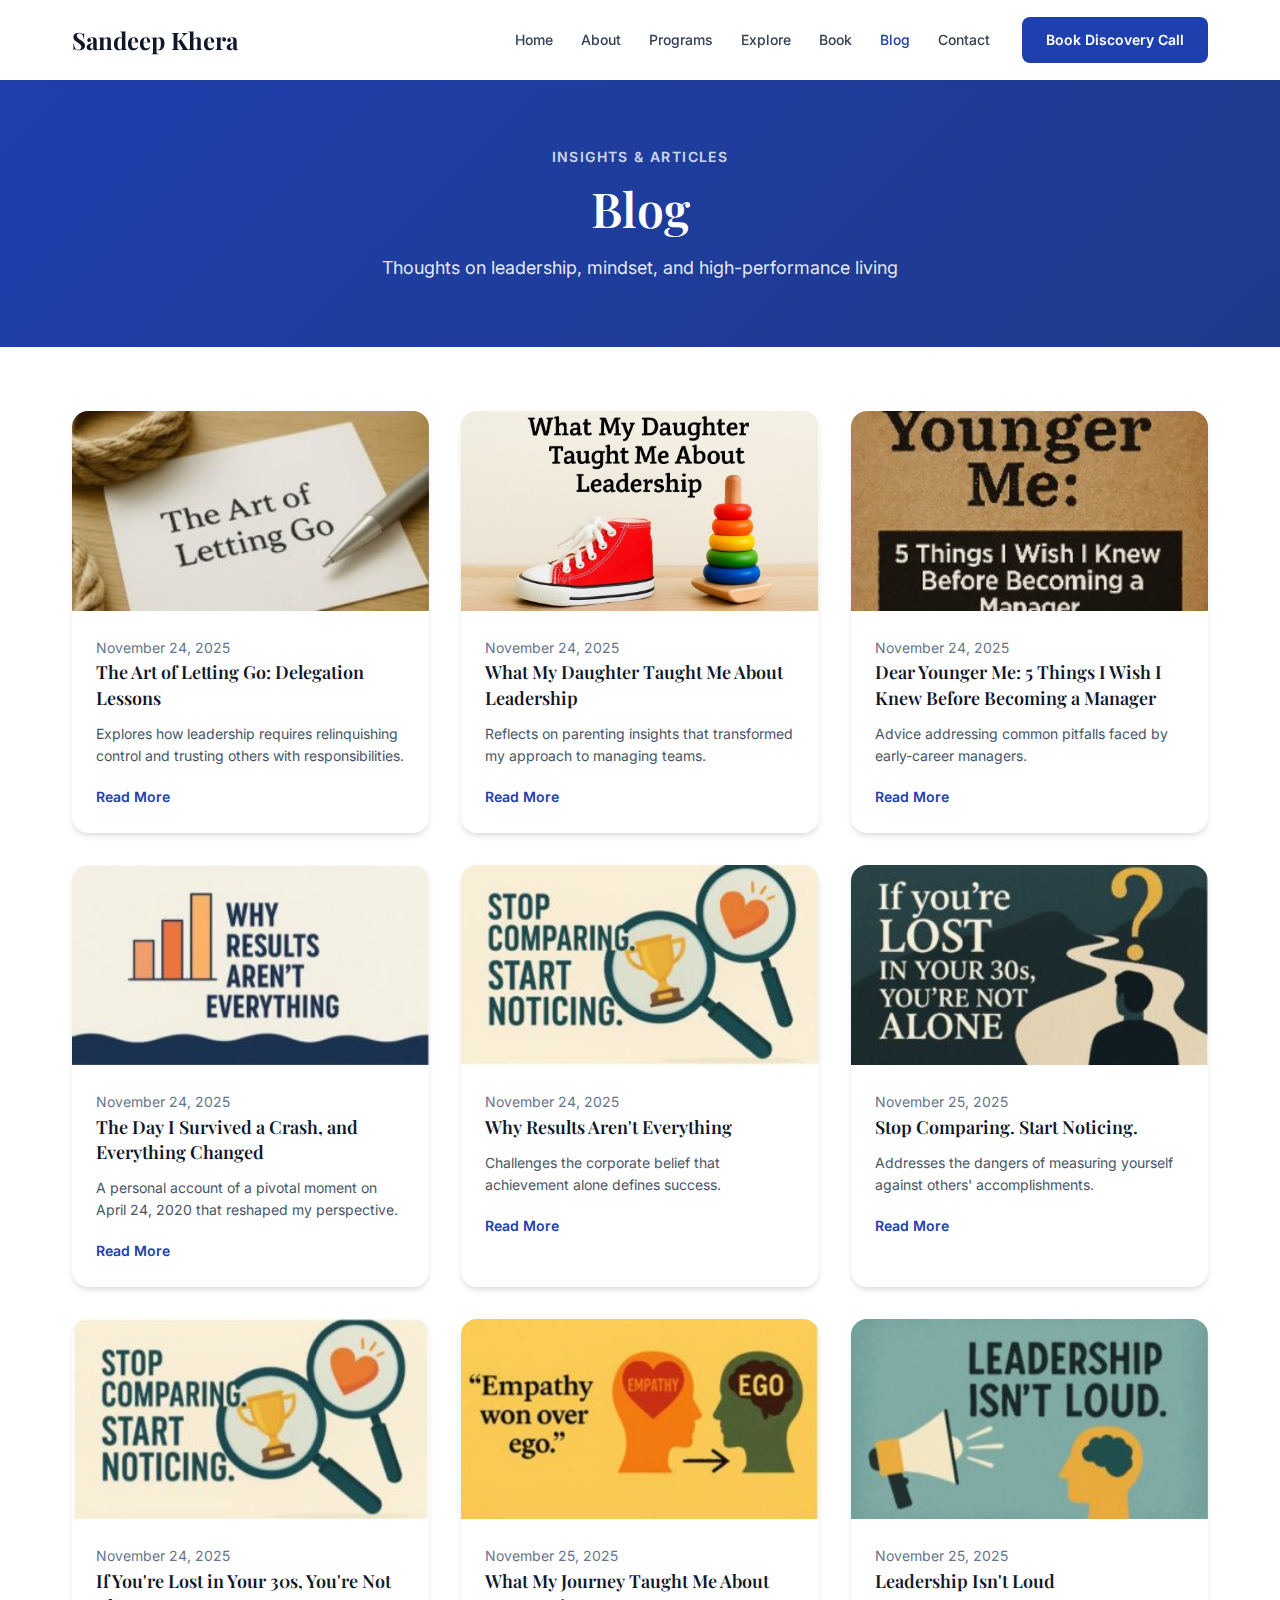
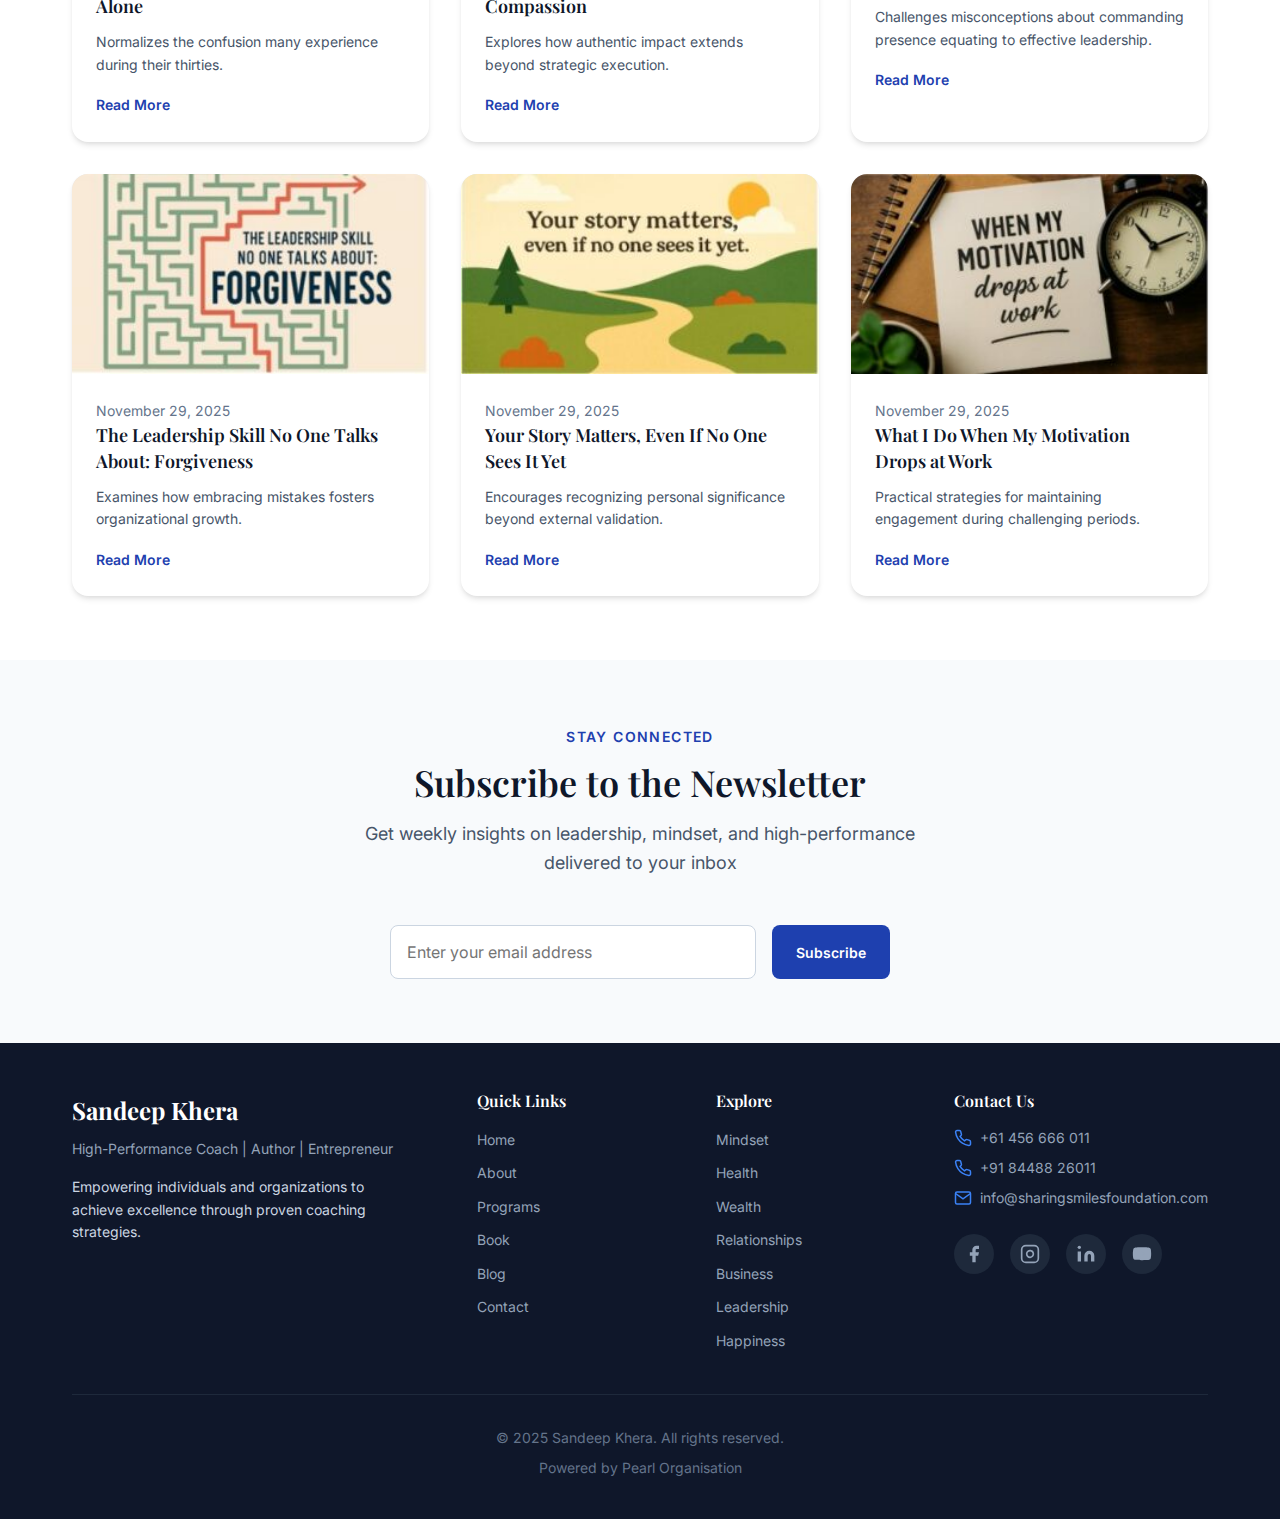
<file: blog.html>
<!DOCTYPE html>
<html lang="en">
<head>
    <meta charset="UTF-8">
    <meta name="viewport" content="width=device-width, initial-scale=1.0">
    <meta name="description" content="Insights on leadership, mindset, and high-performance from Sandeep Khera. Read articles on personal growth, business success, and transformation.">
    <title>Blog | Sandeep Khera - High-Performance Coach</title>
    <link rel="preconnect" href="https://fonts.googleapis.com">
    <link rel="preconnect" href="https://fonts.gstatic.com" crossorigin>
    <link href="https://fonts.googleapis.com/css2?family=Playfair+Display:wght@400;500;600;700&family=Inter:wght@300;400;500;600;700&display=swap" rel="stylesheet">
    <link rel="stylesheet" href="css/styles.css">
    <link rel="icon" type="image/png" href="images/favicon.png">
</head>
<body>
    <!-- Header -->
    <header class="header" id="header">
        <div class="container">
            <nav class="nav">
                <a href="index.html" class="logo">
                    <span class="logo-text">Sandeep Khera</span>
                </a>

                <button class="nav-toggle" aria-label="Toggle navigation" aria-expanded="false">
                    <span class="hamburger"></span>
                </button>

                <ul class="nav-menu">
                    <li class="nav-item"><a href="index.html" class="nav-link">Home</a></li>
                    <li class="nav-item has-dropdown">
                        <a href="about.html" class="nav-link">About</a>
                        <ul class="dropdown-menu">
                            <li><a href="about.html#story">The Story</a></li>
                            <li><a href="about.html#system">The System</a></li>
                            <li><a href="about.html#science">The Science</a></li>
                        </ul>
                    </li>
                    <li class="nav-item has-dropdown">
                        <a href="programs.html" class="nav-link">Programs</a>
                        <ul class="dropdown-menu">
                            <li><a href="programs.html#one-on-one">1-1 High-Performance Coaching</a></li>
                            <li><a href="programs.html#group">Group Coaching</a></li>
                            <li><a href="programs.html#workshops">Team Workshops</a></li>
                        </ul>
                    </li>
                    <li class="nav-item has-dropdown">
                        <a href="#explore" class="nav-link">Explore</a>
                        <ul class="dropdown-menu">
                            <li><a href="mindset.html">Mindset</a></li>
                            <li><a href="health.html">Health</a></li>
                            <li><a href="wealth.html">Wealth</a></li>
                            <li><a href="relationships.html">Relationships</a></li>
                            <li><a href="business.html">Business</a></li>
                            <li><a href="leadership.html">Leadership</a></li>
                            <li><a href="happiness.html">Happiness</a></li>
                        </ul>
                    </li>
                    <li class="nav-item"><a href="book.html" class="nav-link">Book</a></li>
                    <li class="nav-item"><a href="blog.html" class="nav-link active">Blog</a></li>
                    <li class="nav-item"><a href="contact.html" class="nav-link">Contact</a></li>
                    <li class="nav-item nav-cta">
                        <a href="contact.html#booking" class="btn btn-primary">Book Discovery Call</a>
                    </li>
                </ul>
            </nav>
        </div>
    </header>

    <!-- Page Header -->
    <section class="page-header">
        <div class="container">
            <span class="section-label">Insights & Articles</span>
            <h1 class="section-title">Blog</h1>
            <p class="section-subtitle">Thoughts on leadership, mindset, and high-performance living</p>
        </div>
    </section>

    <!-- Blog Grid -->
    <section class="content-section">
        <div class="container">
            <div class="blog-grid">
                <article class="blog-card">
                    <div class="blog-card-image">
                        <img src="images/blog/delegation.jpg" alt="The Art of Letting Go" loading="lazy">
                    </div>
                    <div class="blog-card-content">
                        <span class="blog-card-date">November 24, 2025</span>
                        <h3 class="blog-card-title">The Art of Letting Go: Delegation Lessons</h3>
                        <p class="blog-card-excerpt">Explores how leadership requires relinquishing control and trusting others with responsibilities.</p>
                        <a href="#" class="blog-card-link">Read More</a>
                    </div>
                </article>

                <article class="blog-card">
                    <div class="blog-card-image">
                        <img src="images/blog/leadership-daughter.jpg" alt="What My Daughter Taught Me" loading="lazy">
                    </div>
                    <div class="blog-card-content">
                        <span class="blog-card-date">November 24, 2025</span>
                        <h3 class="blog-card-title">What My Daughter Taught Me About Leadership</h3>
                        <p class="blog-card-excerpt">Reflects on parenting insights that transformed my approach to managing teams.</p>
                        <a href="#" class="blog-card-link">Read More</a>
                    </div>
                </article>

                <article class="blog-card">
                    <div class="blog-card-image">
                        <img src="images/blog/younger-me.jpg" alt="Dear Younger Me" loading="lazy">
                    </div>
                    <div class="blog-card-content">
                        <span class="blog-card-date">November 24, 2025</span>
                        <h3 class="blog-card-title">Dear Younger Me: 5 Things I Wish I Knew Before Becoming a Manager</h3>
                        <p class="blog-card-excerpt">Advice addressing common pitfalls faced by early-career managers.</p>
                        <a href="#" class="blog-card-link">Read More</a>
                    </div>
                </article>

                <article class="blog-card">
                    <div class="blog-card-image">
                        <img src="images/blog/crash.jpg" alt="The Day I Survived a Crash" loading="lazy">
                    </div>
                    <div class="blog-card-content">
                        <span class="blog-card-date">November 24, 2025</span>
                        <h3 class="blog-card-title">The Day I Survived a Crash, and Everything Changed</h3>
                        <p class="blog-card-excerpt">A personal account of a pivotal moment on April 24, 2020 that reshaped my perspective.</p>
                        <a href="#" class="blog-card-link">Read More</a>
                    </div>
                </article>

                <article class="blog-card">
                    <div class="blog-card-image">
                        <img src="images/blog/results.jpg" alt="Why Results Aren't Everything" loading="lazy">
                    </div>
                    <div class="blog-card-content">
                        <span class="blog-card-date">November 24, 2025</span>
                        <h3 class="blog-card-title">Why Results Aren't Everything</h3>
                        <p class="blog-card-excerpt">Challenges the corporate belief that achievement alone defines success.</p>
                        <a href="#" class="blog-card-link">Read More</a>
                    </div>
                </article>

                <article class="blog-card">
                    <div class="blog-card-image">
                        <img src="images/blog/comparing.jpg" alt="Stop Comparing Start Noticing" loading="lazy">
                    </div>
                    <div class="blog-card-content">
                        <span class="blog-card-date">November 25, 2025</span>
                        <h3 class="blog-card-title">Stop Comparing. Start Noticing.</h3>
                        <p class="blog-card-excerpt">Addresses the dangers of measuring yourself against others' accomplishments.</p>
                        <a href="#" class="blog-card-link">Read More</a>
                    </div>
                </article>

                <article class="blog-card">
                    <div class="blog-card-image">
                        <img src="images/blog/lost-30s.jpg" alt="Lost in Your 30s" loading="lazy">
                    </div>
                    <div class="blog-card-content">
                        <span class="blog-card-date">November 24, 2025</span>
                        <h3 class="blog-card-title">If You're Lost in Your 30s, You're Not Alone</h3>
                        <p class="blog-card-excerpt">Normalizes the confusion many experience during their thirties.</p>
                        <a href="#" class="blog-card-link">Read More</a>
                    </div>
                </article>

                <article class="blog-card">
                    <div class="blog-card-image">
                        <img src="images/blog/compassion.jpg" alt="Journey About Compassion" loading="lazy">
                    </div>
                    <div class="blog-card-content">
                        <span class="blog-card-date">November 25, 2025</span>
                        <h3 class="blog-card-title">What My Journey Taught Me About Compassion</h3>
                        <p class="blog-card-excerpt">Explores how authentic impact extends beyond strategic execution.</p>
                        <a href="#" class="blog-card-link">Read More</a>
                    </div>
                </article>

                <article class="blog-card">
                    <div class="blog-card-image">
                        <img src="images/blog/quiet-leadership.jpg" alt="Leadership Isn't Loud" loading="lazy">
                    </div>
                    <div class="blog-card-content">
                        <span class="blog-card-date">November 25, 2025</span>
                        <h3 class="blog-card-title">Leadership Isn't Loud</h3>
                        <p class="blog-card-excerpt">Challenges misconceptions about commanding presence equating to effective leadership.</p>
                        <a href="#" class="blog-card-link">Read More</a>
                    </div>
                </article>

                <article class="blog-card">
                    <div class="blog-card-image">
                        <img src="images/blog/forgiveness.jpg" alt="Forgiveness in Leadership" loading="lazy">
                    </div>
                    <div class="blog-card-content">
                        <span class="blog-card-date">November 29, 2025</span>
                        <h3 class="blog-card-title">The Leadership Skill No One Talks About: Forgiveness</h3>
                        <p class="blog-card-excerpt">Examines how embracing mistakes fosters organizational growth.</p>
                        <a href="#" class="blog-card-link">Read More</a>
                    </div>
                </article>

                <article class="blog-card">
                    <div class="blog-card-image">
                        <img src="images/blog/story-matters.jpg" alt="Your Story Matters" loading="lazy">
                    </div>
                    <div class="blog-card-content">
                        <span class="blog-card-date">November 29, 2025</span>
                        <h3 class="blog-card-title">Your Story Matters, Even If No One Sees It Yet</h3>
                        <p class="blog-card-excerpt">Encourages recognizing personal significance beyond external validation.</p>
                        <a href="#" class="blog-card-link">Read More</a>
                    </div>
                </article>

                <article class="blog-card">
                    <div class="blog-card-image">
                        <img src="images/blog/motivation.jpg" alt="Motivation Drops at Work" loading="lazy">
                    </div>
                    <div class="blog-card-content">
                        <span class="blog-card-date">November 29, 2025</span>
                        <h3 class="blog-card-title">What I Do When My Motivation Drops at Work</h3>
                        <p class="blog-card-excerpt">Practical strategies for maintaining engagement during challenging periods.</p>
                        <a href="#" class="blog-card-link">Read More</a>
                    </div>
                </article>
            </div>
        </div>
    </section>

    <!-- Newsletter Section -->
    <section class="content-section section-alt">
        <div class="container">
            <div class="section-header text-center">
                <span class="section-label">Stay Connected</span>
                <h2 class="section-title">Subscribe to the Newsletter</h2>
                <p class="section-subtitle">Get weekly insights on leadership, mindset, and high-performance delivered to your inbox</p>
            </div>
            <div class="newsletter-form-wrapper mt-8">
                <form class="newsletter-form">
                    <div class="form-row">
                        <div class="form-group">
                            <input type="email" placeholder="Enter your email address" required>
                        </div>
                        <button type="submit" class="btn btn-primary">Subscribe</button>
                    </div>
                </form>
            </div>
        </div>
    </section>

    <!-- Footer -->
    <footer class="footer" id="footer">
        <div class="container">
            <div class="footer-content">
                <div class="footer-brand">
                    <a href="index.html" class="footer-logo">Sandeep Khera</a>
                    <p class="footer-tagline">High-Performance Coach | Author | Entrepreneur</p>
                    <p class="footer-description">Empowering individuals and organizations to achieve excellence through proven coaching strategies.</p>
                </div>

                <div class="footer-links">
                    <div class="footer-column">
                        <h4>Quick Links</h4>
                        <ul>
                            <li><a href="index.html">Home</a></li>
                            <li><a href="about.html">About</a></li>
                            <li><a href="programs.html">Programs</a></li>
                            <li><a href="book.html">Book</a></li>
                            <li><a href="blog.html">Blog</a></li>
                            <li><a href="contact.html">Contact</a></li>
                        </ul>
                    </div>

                    <div class="footer-column">
                        <h4>Explore</h4>
                        <ul>
                            <li><a href="mindset.html">Mindset</a></li>
                            <li><a href="health.html">Health</a></li>
                            <li><a href="wealth.html">Wealth</a></li>
                            <li><a href="relationships.html">Relationships</a></li>
                            <li><a href="business.html">Business</a></li>
                            <li><a href="leadership.html">Leadership</a></li>
                            <li><a href="happiness.html">Happiness</a></li>
                        </ul>
                    </div>

                    <div class="footer-column">
                        <h4>Contact Us</h4>
                        <ul class="contact-list">
                            <li>
                                <a href="tel:+61456666011">
                                    <svg xmlns="http://www.w3.org/2000/svg" width="18" height="18" viewBox="0 0 24 24" fill="none" stroke="currentColor" stroke-width="2">
                                        <path d="M22 16.92v3a2 2 0 0 1-2.18 2 19.79 19.79 0 0 1-8.63-3.07 19.5 19.5 0 0 1-6-6 19.79 19.79 0 0 1-3.07-8.67A2 2 0 0 1 4.11 2h3a2 2 0 0 1 2 1.72 12.84 12.84 0 0 0 .7 2.81 2 2 0 0 1-.45 2.11L8.09 9.91a16 16 0 0 0 6 6l1.27-1.27a2 2 0 0 1 2.11-.45 12.84 12.84 0 0 0 2.81.7A2 2 0 0 1 22 16.92z"/>
                                    </svg>
                                    +61 456 666 011
                                </a>
                            </li>
                            <li>
                                <a href="tel:+918448826011">
                                    <svg xmlns="http://www.w3.org/2000/svg" width="18" height="18" viewBox="0 0 24 24" fill="none" stroke="currentColor" stroke-width="2">
                                        <path d="M22 16.92v3a2 2 0 0 1-2.18 2 19.79 19.79 0 0 1-8.63-3.07 19.5 19.5 0 0 1-6-6 19.79 19.79 0 0 1-3.07-8.67A2 2 0 0 1 4.11 2h3a2 2 0 0 1 2 1.72 12.84 12.84 0 0 0 .7 2.81 2 2 0 0 1-.45 2.11L8.09 9.91a16 16 0 0 0 6 6l1.27-1.27a2 2 0 0 1 2.11-.45 12.84 12.84 0 0 0 2.81.7A2 2 0 0 1 22 16.92z"/>
                                    </svg>
                                    +91 84488 26011
                                </a>
                            </li>
                            <li>
                                <a href="mailto:info@sharingsmilesfoundation.com">
                                    <svg xmlns="http://www.w3.org/2000/svg" width="18" height="18" viewBox="0 0 24 24" fill="none" stroke="currentColor" stroke-width="2">
                                        <path d="M4 4h16c1.1 0 2 .9 2 2v12c0 1.1-.9 2-2 2H4c-1.1 0-2-.9-2-2V6c0-1.1.9-2 2-2z"/>
                                        <polyline points="22,6 12,13 2,6"/>
                                    </svg>
                                    info@sharingsmilesfoundation.com
                                </a>
                            </li>
                        </ul>
                        <div class="social-links">
                            <a href="https://www.facebook.com/sandeepkhera" target="_blank" rel="noopener noreferrer" aria-label="Facebook">
                                <svg xmlns="http://www.w3.org/2000/svg" width="20" height="20" viewBox="0 0 24 24" fill="currentColor">
                                    <path d="M18 2h-3a5 5 0 0 0-5 5v3H7v4h3v8h4v-8h3l1-4h-4V7a1 1 0 0 1 1-1h3z"/>
                                </svg>
                            </a>
                            <a href="https://www.instagram.com/sandeepkhera" target="_blank" rel="noopener noreferrer" aria-label="Instagram">
                                <svg xmlns="http://www.w3.org/2000/svg" width="20" height="20" viewBox="0 0 24 24" fill="none" stroke="currentColor" stroke-width="2">
                                    <rect x="2" y="2" width="20" height="20" rx="5" ry="5"/>
                                    <path d="M16 11.37A4 4 0 1 1 12.63 8 4 4 0 0 1 16 11.37z"/>
                                    <line x1="17.5" y1="6.5" x2="17.51" y2="6.5"/>
                                </svg>
                            </a>
                            <a href="https://www.linkedin.com/in/sandeepkhera" target="_blank" rel="noopener noreferrer" aria-label="LinkedIn">
                                <svg xmlns="http://www.w3.org/2000/svg" width="20" height="20" viewBox="0 0 24 24" fill="currentColor">
                                    <path d="M16 8a6 6 0 0 1 6 6v7h-4v-7a2 2 0 0 0-2-2 2 2 0 0 0-2 2v7h-4v-7a6 6 0 0 1 6-6z"/>
                                    <rect x="2" y="9" width="4" height="12"/>
                                    <circle cx="4" cy="4" r="2"/>
                                </svg>
                            </a>
                            <a href="https://www.youtube.com/@sandeepkhera" target="_blank" rel="noopener noreferrer" aria-label="YouTube">
                                <svg xmlns="http://www.w3.org/2000/svg" width="20" height="20" viewBox="0 0 24 24" fill="currentColor">
                                    <path d="M22.54 6.42a2.78 2.78 0 0 0-1.94-2C18.88 4 12 4 12 4s-6.88 0-8.6.46a2.78 2.78 0 0 0-1.94 2A29 29 0 0 0 1 11.75a29 29 0 0 0 .46 5.33A2.78 2.78 0 0 0 3.4 19c1.72.46 8.6.46 8.6.46s6.88 0 8.6-.46a2.78 2.78 0 0 0 1.94-2 29 29 0 0 0 .46-5.25 29 29 0 0 0-.46-5.33z"/>
                                    <polygon points="9.75 15.02 15.5 11.75 9.75 8.48 9.75 15.02"/>
                                </svg>
                            </a>
                        </div>
                    </div>
                </div>
            </div>

            <div class="footer-bottom">
                <p>&copy; 2025 Sandeep Khera. All rights reserved.</p>
                <p class="footer-credit">Powered by Pearl Organisation</p>
            </div>
        </div>
    </footer>

    <script src="js/main.js"></script>
</body>
</html>
</file>
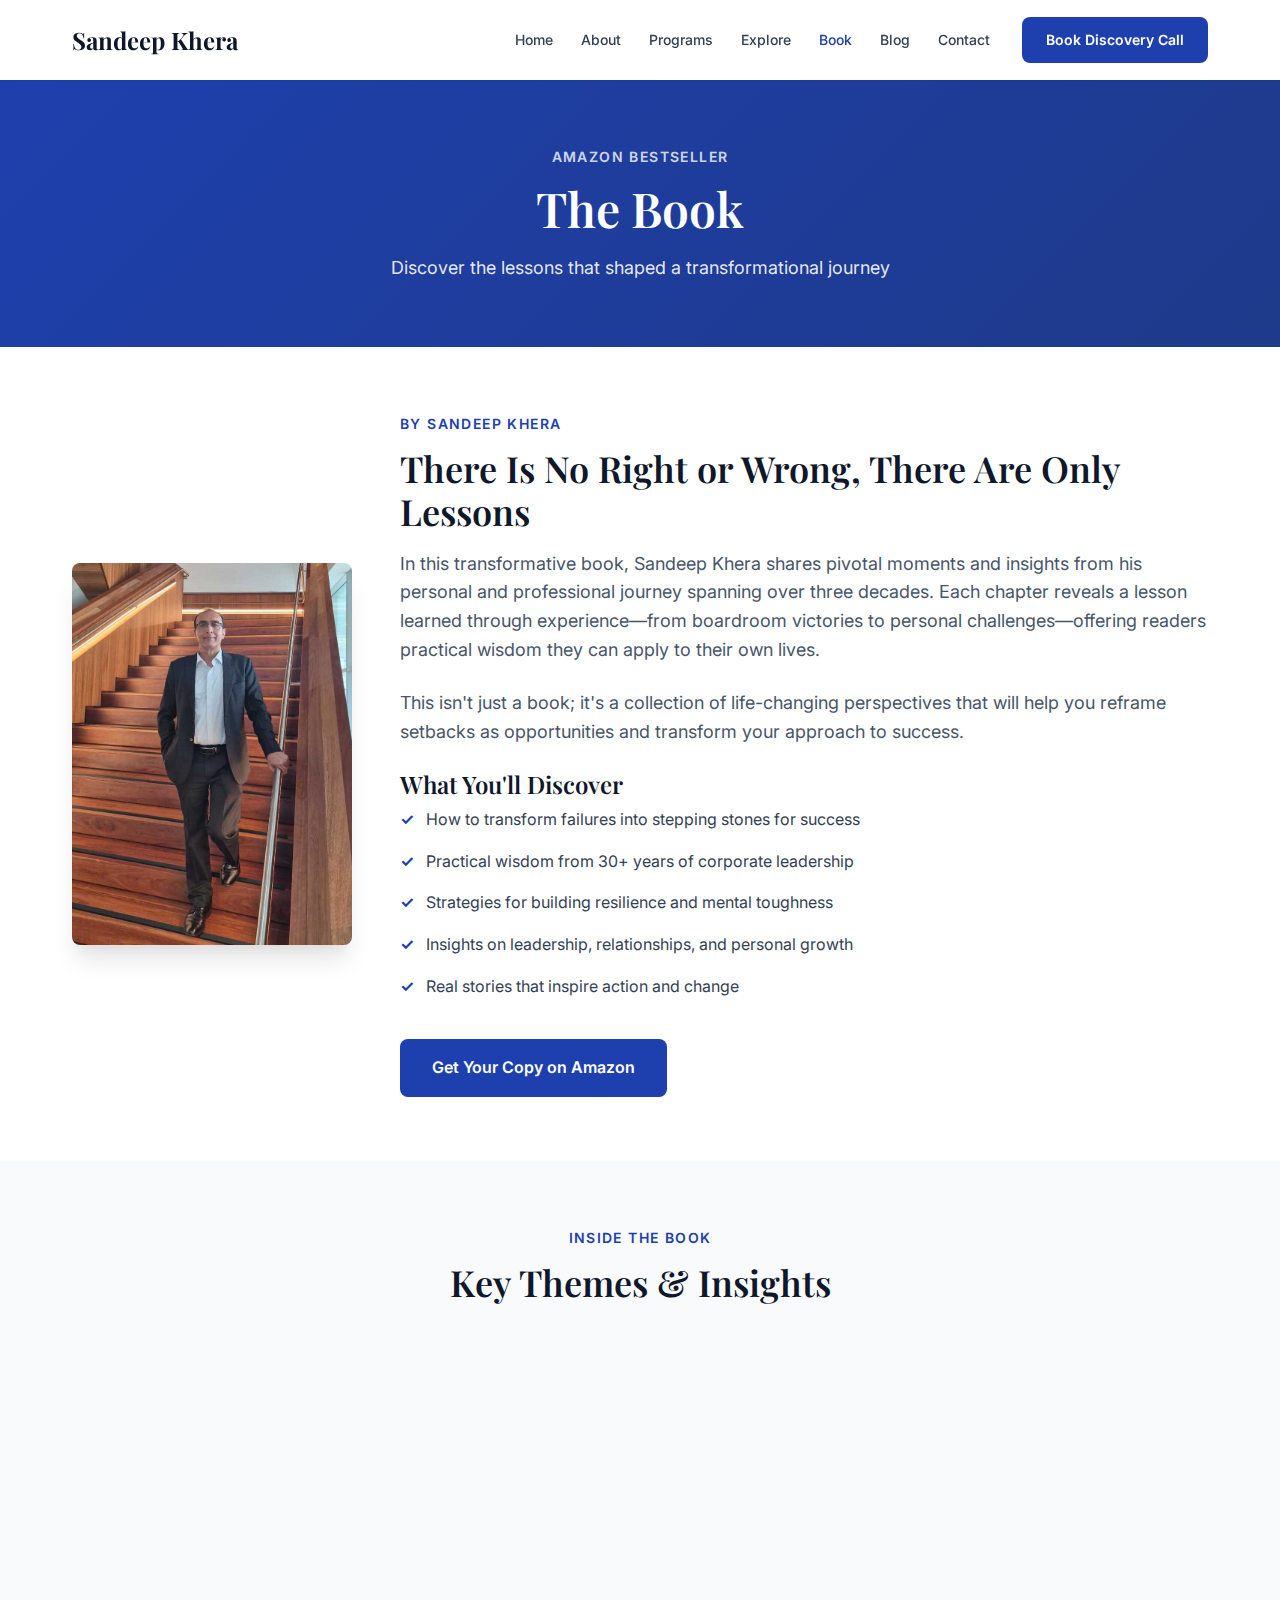
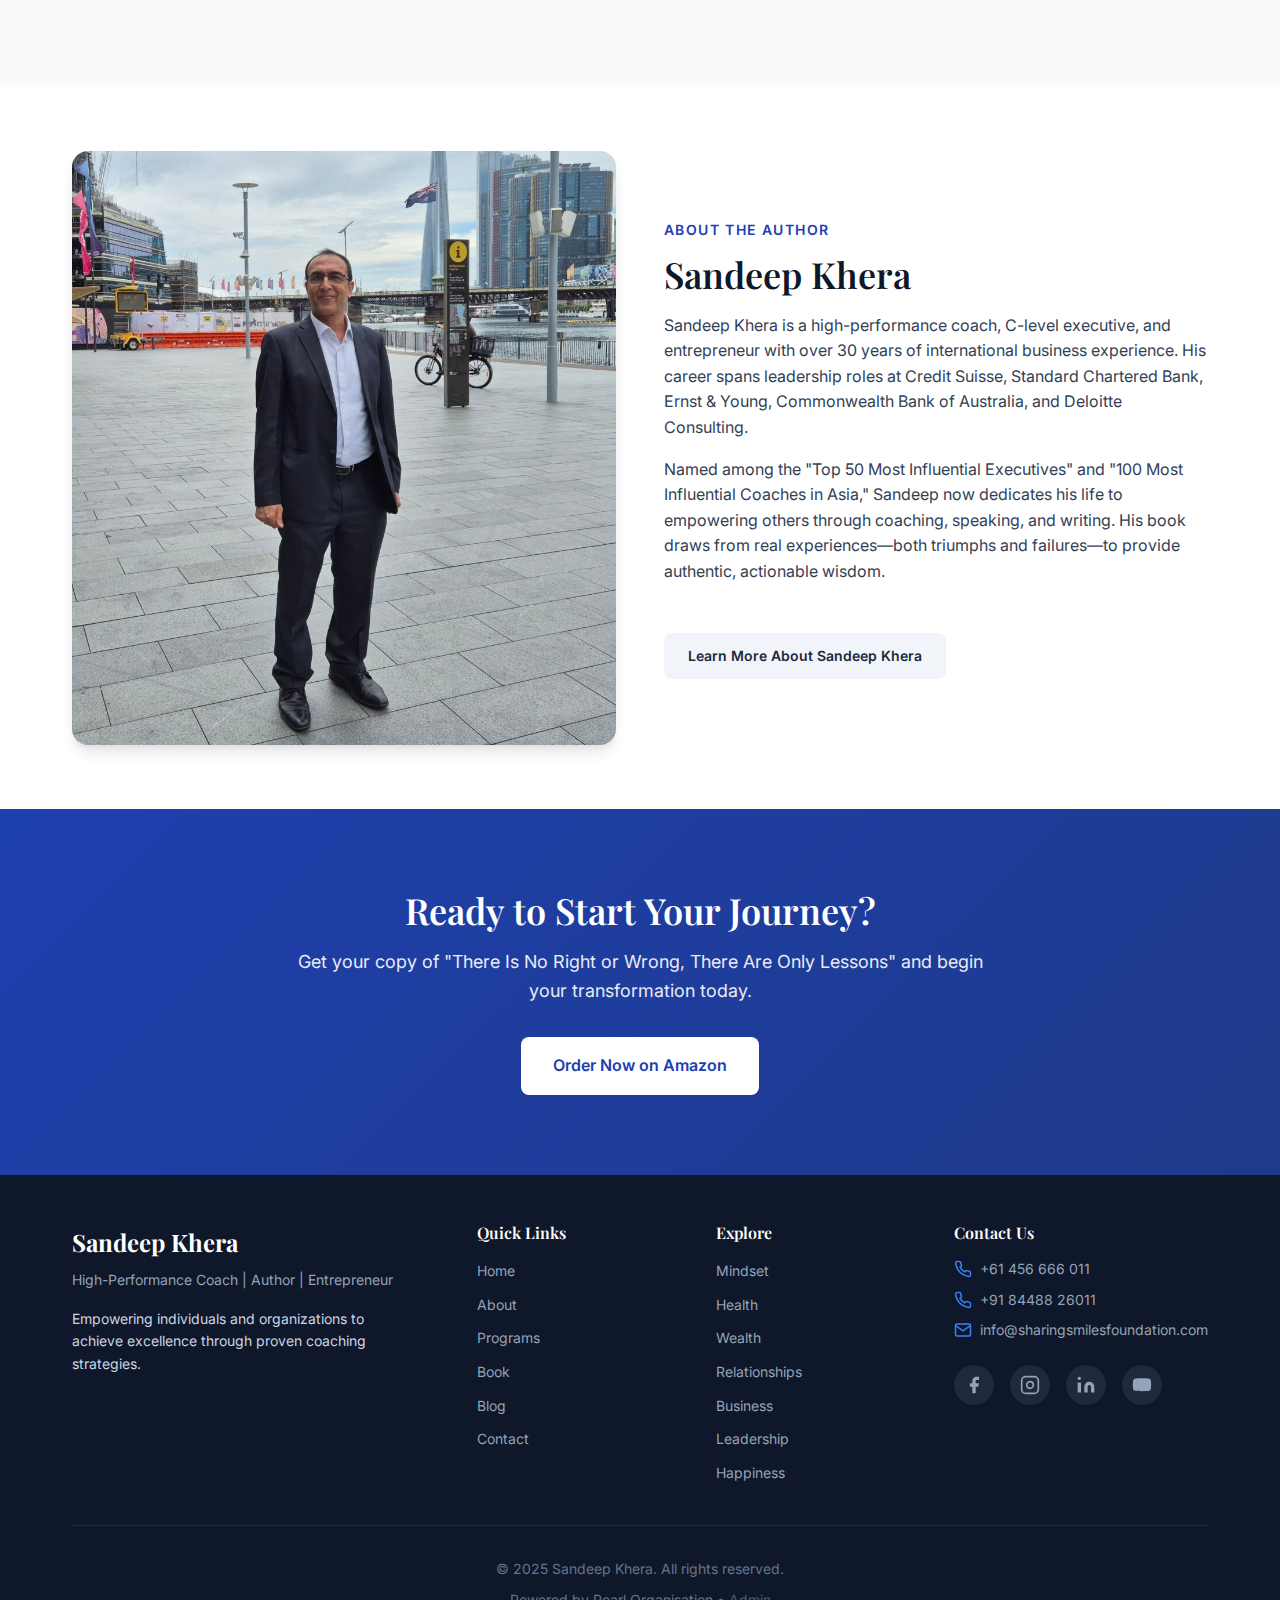
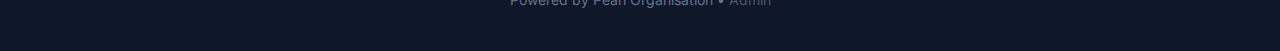
<file: book.html>
<!DOCTYPE html>
<html lang="en">
<head>
    <meta charset="UTF-8">
    <meta name="viewport" content="width=device-width, initial-scale=1.0">
    <meta name="description" content="There Is No Right or Wrong, There Are Only Lessons - Amazon Bestselling book by Sandeep Khera. Discover insights from 30+ years of experience.">
    <title>The Book | Sandeep Khera - There Is No Right or Wrong, There Are Only Lessons</title>
    <link rel="preconnect" href="https://fonts.googleapis.com">
    <link rel="preconnect" href="https://fonts.gstatic.com" crossorigin>
    <link href="https://fonts.googleapis.com/css2?family=Playfair+Display:wght@400;500;600;700&family=Inter:wght@300;400;500;600;700&display=swap" rel="stylesheet">
    <link rel="stylesheet" href="css/styles.css">
    <link rel="icon" type="image/png" href="images/favicon.png">
</head>
<body>
    <!-- Header -->
    <header class="header" id="header">
        <div class="container">
            <nav class="nav">
                <a href="index.html" class="logo">
                    <span class="logo-text">Sandeep Khera</span>
                </a>

                <button class="nav-toggle" aria-label="Toggle navigation" aria-expanded="false">
                    <span class="hamburger"></span>
                </button>

                <ul class="nav-menu">
                    <li class="nav-item"><a href="index.html" class="nav-link">Home</a></li>
                    <li class="nav-item has-dropdown">
                        <a href="about.html" class="nav-link">About</a>
                        <ul class="dropdown-menu">
                            <li><a href="about.html#story">The Story</a></li>
                            <li><a href="about.html#system">The System</a></li>
                            <li><a href="about.html#science">The Science</a></li>
                        </ul>
                    </li>
                    <li class="nav-item has-dropdown">
                        <a href="programs.html" class="nav-link">Programs</a>
                        <ul class="dropdown-menu">
                            <li><a href="programs.html#one-on-one">1-1 High-Performance Coaching</a></li>
                            <li><a href="programs.html#group">Group Coaching</a></li>
                            <li><a href="programs.html#workshops">Team Workshops</a></li>
                        </ul>
                    </li>
                    <li class="nav-item has-dropdown">
                        <a href="#explore" class="nav-link">Explore</a>
                        <ul class="dropdown-menu">
                            <li><a href="mindset.html">Mindset</a></li>
                            <li><a href="health.html">Health</a></li>
                            <li><a href="wealth.html">Wealth</a></li>
                            <li><a href="relationships.html">Relationships</a></li>
                            <li><a href="business.html">Business</a></li>
                            <li><a href="leadership.html">Leadership</a></li>
                            <li><a href="happiness.html">Happiness</a></li>
                        </ul>
                    </li>
                    <li class="nav-item"><a href="book.html" class="nav-link active">Book</a></li>
                    <li class="nav-item"><a href="blog.html" class="nav-link">Blog</a></li>
                    <li class="nav-item"><a href="contact.html" class="nav-link">Contact</a></li>
                    <li class="nav-item nav-cta">
                        <a href="contact.html#booking" class="btn btn-primary">Book Discovery Call</a>
                    </li>
                </ul>
            </nav>
        </div>
    </header>

    <!-- Page Header -->
    <section class="page-header">
        <div class="container">
            <span class="section-label">Amazon Bestseller</span>
            <h1 class="section-title">The Book</h1>
            <p class="section-subtitle">Discover the lessons that shaped a transformational journey</p>
        </div>
    </section>

    <!-- Book Details Section -->
    <section class="content-section">
        <div class="container">
            <div class="book-content">
                <div class="book-image">
                    <img src="images/book-cover.jpg" alt="There Is No Right or Wrong, There Are Only Lessons by Sandeep Khera" loading="lazy">
                </div>
                <div class="book-info">
                    <span class="section-label">By Sandeep Khera</span>
                    <h2 class="section-title">There Is No Right or Wrong, There Are Only Lessons</h2>
                    <p class="book-description">In this transformative book, Sandeep Khera shares pivotal moments and insights from his personal and professional journey spanning over three decades. Each chapter reveals a lesson learned through experience—from boardroom victories to personal challenges—offering readers practical wisdom they can apply to their own lives.</p>
                    <p class="book-description">This isn't just a book; it's a collection of life-changing perspectives that will help you reframe setbacks as opportunities and transform your approach to success.</p>

                    <h3>What You'll Discover</h3>
                    <ul class="book-highlights">
                        <li>How to transform failures into stepping stones for success</li>
                        <li>Practical wisdom from 30+ years of corporate leadership</li>
                        <li>Strategies for building resilience and mental toughness</li>
                        <li>Insights on leadership, relationships, and personal growth</li>
                        <li>Real stories that inspire action and change</li>
                    </ul>

                    <div class="book-cta mt-8">
                        <a href="https://www.amazon.com/There-Right-Wrong-Sandeep-Khera/dp/B0C6VWTVSK" class="btn btn-primary btn-large" target="_blank" rel="noopener noreferrer">Get Your Copy on Amazon</a>
                    </div>
                </div>
            </div>
        </div>
    </section>

    <!-- Book Chapters Preview -->
    <section class="content-section section-alt">
        <div class="container">
            <div class="section-header text-center">
                <span class="section-label">Inside the Book</span>
                <h2 class="section-title">Key Themes & Insights</h2>
            </div>
            <div class="pillars-grid mt-12">
                <div class="pillar-card">
                    <div class="pillar-icon">
                        <svg xmlns="http://www.w3.org/2000/svg" width="48" height="48" viewBox="0 0 24 24" fill="none" stroke="currentColor" stroke-width="1.5">
                            <path d="M12 2a8 8 0 0 1 8 8c0 5.25-8 12-8 12S4 15.25 4 10a8 8 0 0 1 8-8z"/>
                            <circle cx="12" cy="10" r="3"/>
                        </svg>
                    </div>
                    <h3 class="pillar-title">Mindset Shifts</h3>
                    <p class="pillar-description">Learn how to reframe challenges and develop an unstoppable growth mindset.</p>
                </div>
                <div class="pillar-card">
                    <div class="pillar-icon">
                        <svg xmlns="http://www.w3.org/2000/svg" width="48" height="48" viewBox="0 0 24 24" fill="none" stroke="currentColor" stroke-width="1.5">
                            <polygon points="12 2 15.09 8.26 22 9.27 17 14.14 18.18 21.02 12 17.77 5.82 21.02 7 14.14 2 9.27 8.91 8.26 12 2"/>
                        </svg>
                    </div>
                    <h3 class="pillar-title">Leadership Wisdom</h3>
                    <p class="pillar-description">Insights from decades of leading teams at global corporations.</p>
                </div>
                <div class="pillar-card">
                    <div class="pillar-icon">
                        <svg xmlns="http://www.w3.org/2000/svg" width="48" height="48" viewBox="0 0 24 24" fill="none" stroke="currentColor" stroke-width="1.5">
                            <circle cx="12" cy="12" r="10"/>
                            <path d="M8 14s1.5 2 4 2 4-2 4-2"/>
                            <line x1="9" y1="9" x2="9.01" y2="9"/>
                            <line x1="15" y1="9" x2="15.01" y2="9"/>
                        </svg>
                    </div>
                    <h3 class="pillar-title">Finding Purpose</h3>
                    <p class="pillar-description">Discover how to align your work with your deeper sense of purpose.</p>
                </div>
                <div class="pillar-card">
                    <div class="pillar-icon">
                        <svg xmlns="http://www.w3.org/2000/svg" width="48" height="48" viewBox="0 0 24 24" fill="none" stroke="currentColor" stroke-width="1.5">
                            <path d="M20.84 4.61a5.5 5.5 0 0 0-7.78 0L12 5.67l-1.06-1.06a5.5 5.5 0 0 0-7.78 7.78l1.06 1.06L12 21.23l7.78-7.78 1.06-1.06a5.5 5.5 0 0 0 0-7.78z"/>
                        </svg>
                    </div>
                    <h3 class="pillar-title">Resilience</h3>
                    <p class="pillar-description">Build the mental toughness needed to overcome life's challenges.</p>
                </div>
            </div>
        </div>
    </section>

    <!-- Author Section -->
    <section class="content-section">
        <div class="container">
            <div class="content-grid">
                <div class="content-image">
                    <img src="images/sandeep-khera-author.jpg" alt="Sandeep Khera - Author" loading="lazy">
                </div>
                <div class="content-text">
                    <span class="section-label">About the Author</span>
                    <h2 class="section-title">Sandeep Khera</h2>
                    <p>Sandeep Khera is a high-performance coach, C-level executive, and entrepreneur with over 30 years of international business experience. His career spans leadership roles at Credit Suisse, Standard Chartered Bank, Ernst & Young, Commonwealth Bank of Australia, and Deloitte Consulting.</p>
                    <p>Named among the "Top 50 Most Influential Executives" and "100 Most Influential Coaches in Asia," Sandeep now dedicates his life to empowering others through coaching, speaking, and writing. His book draws from real experiences—both triumphs and failures—to provide authentic, actionable wisdom.</p>
                    <a href="about.html" class="btn btn-secondary mt-8">Learn More About Sandeep Khera</a>
                </div>
            </div>
        </div>
    </section>

    <!-- CTA Section -->
    <section class="cta section">
        <div class="container">
            <div class="cta-content text-center">
                <h2 class="cta-title">Ready to Start Your Journey?</h2>
                <p class="cta-description">Get your copy of "There Is No Right or Wrong, There Are Only Lessons" and begin your transformation today.</p>
                <a href="https://www.amazon.com/There-Right-Wrong-Sandeep-Khera/dp/B0C6VWTVSK" class="btn btn-primary btn-large" target="_blank" rel="noopener noreferrer">Order Now on Amazon</a>
            </div>
        </div>
    </section>

    <!-- Footer -->
    <footer class="footer" id="footer">
        <div class="container">
            <div class="footer-content">
                <div class="footer-brand">
                    <a href="index.html" class="footer-logo">Sandeep Khera</a>
                    <p class="footer-tagline">High-Performance Coach | Author | Entrepreneur</p>
                    <p class="footer-description">Empowering individuals and organizations to achieve excellence through proven coaching strategies.</p>
                </div>

                <div class="footer-links">
                    <div class="footer-column">
                        <h4>Quick Links</h4>
                        <ul>
                            <li><a href="index.html">Home</a></li>
                            <li><a href="about.html">About</a></li>
                            <li><a href="programs.html">Programs</a></li>
                            <li><a href="book.html">Book</a></li>
                            <li><a href="blog.html">Blog</a></li>
                            <li><a href="contact.html">Contact</a></li>
                        </ul>
                    </div>

                    <div class="footer-column">
                        <h4>Explore</h4>
                        <ul>
                            <li><a href="mindset.html">Mindset</a></li>
                            <li><a href="health.html">Health</a></li>
                            <li><a href="wealth.html">Wealth</a></li>
                            <li><a href="relationships.html">Relationships</a></li>
                            <li><a href="business.html">Business</a></li>
                            <li><a href="leadership.html">Leadership</a></li>
                            <li><a href="happiness.html">Happiness</a></li>
                        </ul>
                    </div>

                    <div class="footer-column">
                        <h4>Contact Us</h4>
                        <ul class="contact-list">
                            <li>
                                <a href="tel:+61456666011">
                                    <svg xmlns="http://www.w3.org/2000/svg" width="18" height="18" viewBox="0 0 24 24" fill="none" stroke="currentColor" stroke-width="2">
                                        <path d="M22 16.92v3a2 2 0 0 1-2.18 2 19.79 19.79 0 0 1-8.63-3.07 19.5 19.5 0 0 1-6-6 19.79 19.79 0 0 1-3.07-8.67A2 2 0 0 1 4.11 2h3a2 2 0 0 1 2 1.72 12.84 12.84 0 0 0 .7 2.81 2 2 0 0 1-.45 2.11L8.09 9.91a16 16 0 0 0 6 6l1.27-1.27a2 2 0 0 1 2.11-.45 12.84 12.84 0 0 0 2.81.7A2 2 0 0 1 22 16.92z"/>
                                    </svg>
                                    +61 456 666 011
                                </a>
                            </li>
                            <li>
                                <a href="tel:+918448826011">
                                    <svg xmlns="http://www.w3.org/2000/svg" width="18" height="18" viewBox="0 0 24 24" fill="none" stroke="currentColor" stroke-width="2">
                                        <path d="M22 16.92v3a2 2 0 0 1-2.18 2 19.79 19.79 0 0 1-8.63-3.07 19.5 19.5 0 0 1-6-6 19.79 19.79 0 0 1-3.07-8.67A2 2 0 0 1 4.11 2h3a2 2 0 0 1 2 1.72 12.84 12.84 0 0 0 .7 2.81 2 2 0 0 1-.45 2.11L8.09 9.91a16 16 0 0 0 6 6l1.27-1.27a2 2 0 0 1 2.11-.45 12.84 12.84 0 0 0 2.81.7A2 2 0 0 1 22 16.92z"/>
                                    </svg>
                                    +91 84488 26011
                                </a>
                            </li>
                            <li>
                                <a href="mailto:info@sharingsmilesfoundation.com">
                                    <svg xmlns="http://www.w3.org/2000/svg" width="18" height="18" viewBox="0 0 24 24" fill="none" stroke="currentColor" stroke-width="2">
                                        <path d="M4 4h16c1.1 0 2 .9 2 2v12c0 1.1-.9 2-2 2H4c-1.1 0-2-.9-2-2V6c0-1.1.9-2 2-2z"/>
                                        <polyline points="22,6 12,13 2,6"/>
                                    </svg>
                                    info@sharingsmilesfoundation.com
                                </a>
                            </li>
                        </ul>
                        <div class="social-links">
                            <a href="https://www.facebook.com/sandeepkhera" target="_blank" rel="noopener noreferrer" aria-label="Facebook">
                                <svg xmlns="http://www.w3.org/2000/svg" width="20" height="20" viewBox="0 0 24 24" fill="currentColor">
                                    <path d="M18 2h-3a5 5 0 0 0-5 5v3H7v4h3v8h4v-8h3l1-4h-4V7a1 1 0 0 1 1-1h3z"/>
                                </svg>
                            </a>
                            <a href="https://www.instagram.com/sandeepkhera" target="_blank" rel="noopener noreferrer" aria-label="Instagram">
                                <svg xmlns="http://www.w3.org/2000/svg" width="20" height="20" viewBox="0 0 24 24" fill="none" stroke="currentColor" stroke-width="2">
                                    <rect x="2" y="2" width="20" height="20" rx="5" ry="5"/>
                                    <path d="M16 11.37A4 4 0 1 1 12.63 8 4 4 0 0 1 16 11.37z"/>
                                    <line x1="17.5" y1="6.5" x2="17.51" y2="6.5"/>
                                </svg>
                            </a>
                            <a href="https://www.linkedin.com/in/sandeepkhera" target="_blank" rel="noopener noreferrer" aria-label="LinkedIn">
                                <svg xmlns="http://www.w3.org/2000/svg" width="20" height="20" viewBox="0 0 24 24" fill="currentColor">
                                    <path d="M16 8a6 6 0 0 1 6 6v7h-4v-7a2 2 0 0 0-2-2 2 2 0 0 0-2 2v7h-4v-7a6 6 0 0 1 6-6z"/>
                                    <rect x="2" y="9" width="4" height="12"/>
                                    <circle cx="4" cy="4" r="2"/>
                                </svg>
                            </a>
                            <a href="https://www.youtube.com/@sandeepkhera" target="_blank" rel="noopener noreferrer" aria-label="YouTube">
                                <svg xmlns="http://www.w3.org/2000/svg" width="20" height="20" viewBox="0 0 24 24" fill="currentColor">
                                    <path d="M22.54 6.42a2.78 2.78 0 0 0-1.94-2C18.88 4 12 4 12 4s-6.88 0-8.6.46a2.78 2.78 0 0 0-1.94 2A29 29 0 0 0 1 11.75a29 29 0 0 0 .46 5.33A2.78 2.78 0 0 0 3.4 19c1.72.46 8.6.46 8.6.46s6.88 0 8.6-.46a2.78 2.78 0 0 0 1.94-2 29 29 0 0 0 .46-5.25 29 29 0 0 0-.46-5.33z"/>
                                    <polygon points="9.75 15.02 15.5 11.75 9.75 8.48 9.75 15.02"/>
                                </svg>
                            </a>
                        </div>
                    </div>
                </div>
            </div>

            <div class="footer-bottom">
                <p>&copy; 2025 Sandeep Khera. All rights reserved.</p>
                <p class="footer-credit">Powered by Pearl Organisation • <a href="/admin/" style="color: inherit; opacity: 0.7;">Admin</a></p>
            </div>
        </div>
    </footer>

    <script src="js/main.js"></script>
</body>
</html>
</file>
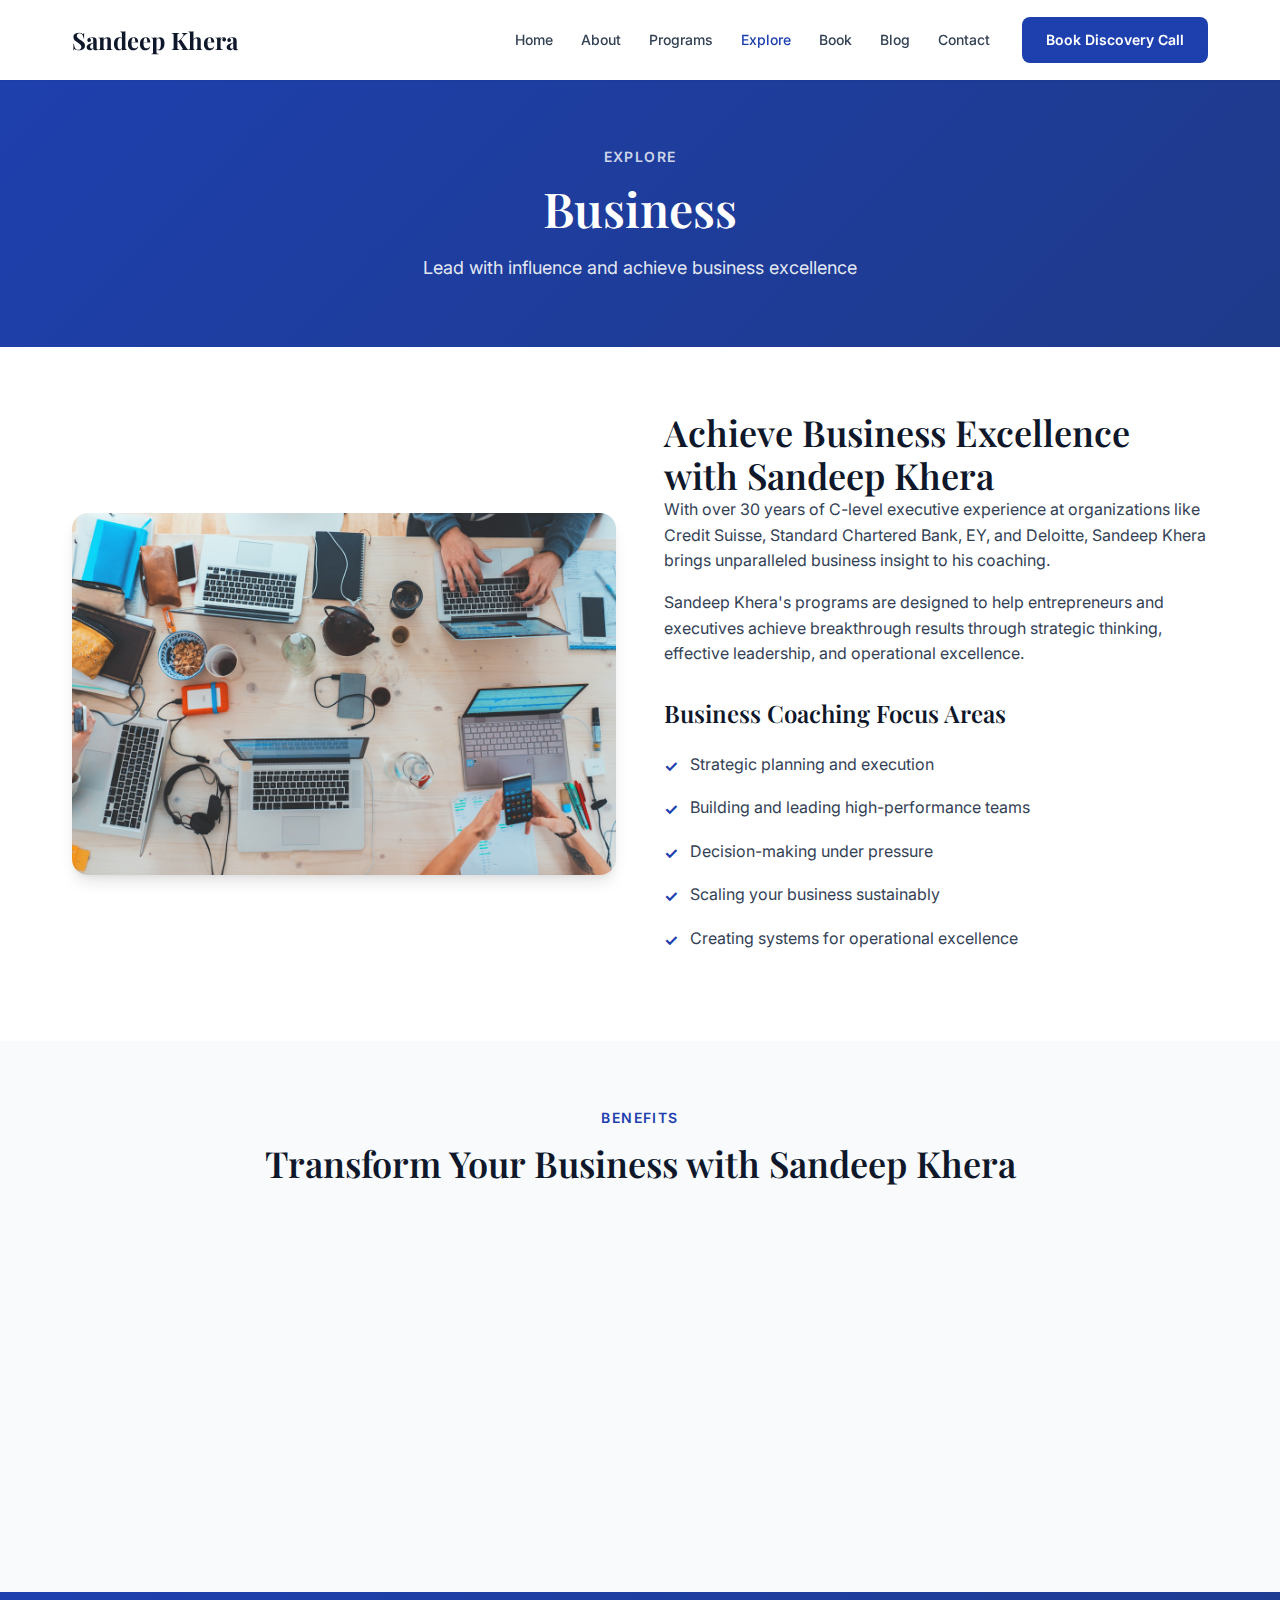
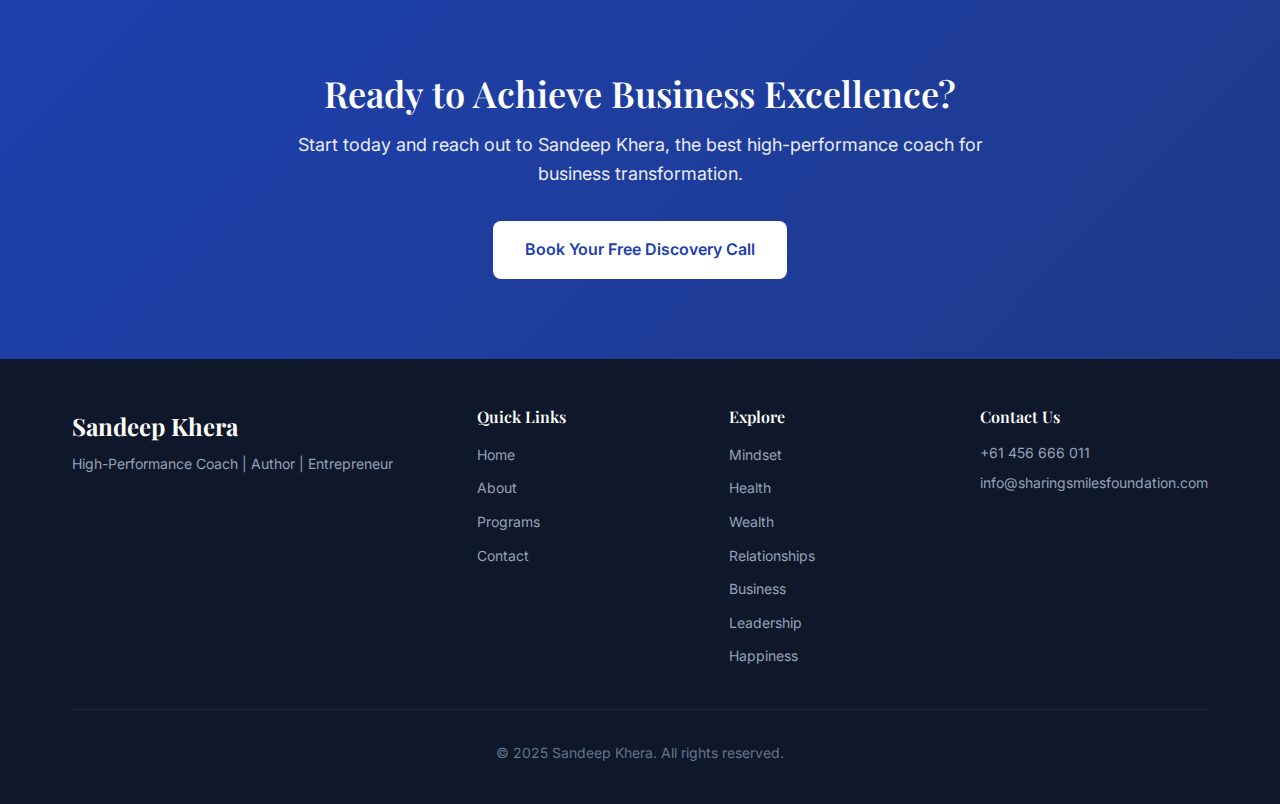
<file: business.html>
<!DOCTYPE html>
<html lang="en">
<head>
    <meta charset="UTF-8">
    <meta name="viewport" content="width=device-width, initial-scale=1.0">
    <meta name="description" content="Achieve business excellence with Sandeep Khera's coaching. Lead with influence, build high-performing teams, and drive sustainable growth.">
    <title>Business Excellence | Sandeep Khera - High-Performance Coach</title>
    <link rel="preconnect" href="https://fonts.googleapis.com">
    <link rel="preconnect" href="https://fonts.gstatic.com" crossorigin>
    <link href="https://fonts.googleapis.com/css2?family=Playfair+Display:wght@400;500;600;700&family=Inter:wght@300;400;500;600;700&display=swap" rel="stylesheet">
    <link rel="stylesheet" href="css/styles.css">
    <link rel="icon" type="image/png" href="images/favicon.png">
</head>
<body>
    <header class="header" id="header">
        <div class="container">
            <nav class="nav">
                <a href="index.html" class="logo"><span class="logo-text">Sandeep Khera</span></a>
                <button class="nav-toggle" aria-label="Toggle navigation" aria-expanded="false"><span class="hamburger"></span></button>
                <ul class="nav-menu">
                    <li class="nav-item"><a href="index.html" class="nav-link">Home</a></li>
                    <li class="nav-item has-dropdown"><a href="about.html" class="nav-link">About</a>
                        <ul class="dropdown-menu">
                            <li><a href="about.html#story">The Story</a></li>
                            <li><a href="about.html#system">The System</a></li>
                            <li><a href="about.html#science">The Science</a></li>
                        </ul>
                    </li>
                    <li class="nav-item has-dropdown"><a href="programs.html" class="nav-link">Programs</a>
                        <ul class="dropdown-menu">
                            <li><a href="programs.html#one-on-one">1-1 High-Performance Coaching</a></li>
                            <li><a href="programs.html#group">Group Coaching</a></li>
                            <li><a href="programs.html#workshops">Team Workshops</a></li>
                        </ul>
                    </li>
                    <li class="nav-item has-dropdown"><a href="#" class="nav-link active">Explore</a>
                        <ul class="dropdown-menu">
                            <li><a href="mindset.html">Mindset</a></li>
                            <li><a href="health.html">Health</a></li>
                            <li><a href="wealth.html">Wealth</a></li>
                            <li><a href="relationships.html">Relationships</a></li>
                            <li><a href="business.html">Business</a></li>
                            <li><a href="leadership.html">Leadership</a></li>
                            <li><a href="happiness.html">Happiness</a></li>
                        </ul>
                    </li>
                    <li class="nav-item"><a href="book.html" class="nav-link">Book</a></li>
                    <li class="nav-item"><a href="blog.html" class="nav-link">Blog</a></li>
                    <li class="nav-item"><a href="contact.html" class="nav-link">Contact</a></li>
                    <li class="nav-item nav-cta"><a href="contact.html#booking" class="btn btn-primary">Book Discovery Call</a></li>
                </ul>
            </nav>
        </div>
    </header>

    <section class="page-header">
        <div class="container">
            <span class="section-label">Explore</span>
            <h1 class="section-title">Business</h1>
            <p class="section-subtitle">Lead with influence and achieve business excellence</p>
        </div>
    </section>

    <section class="content-section">
        <div class="container">
            <div class="content-grid">
                <div class="content-image">
                    <img src="images/business-coaching.jpg" alt="Business Excellence with Sandeep Khera" loading="lazy">
                </div>
                <div class="content-text">
                    <h2>Achieve Business Excellence with Sandeep Khera</h2>
                    <p>With over 30 years of C-level executive experience at organizations like Credit Suisse, Standard Chartered Bank, EY, and Deloitte, Sandeep Khera brings unparalleled business insight to his coaching.</p>
                    <p>Sandeep Khera's programs are designed to help entrepreneurs and executives achieve breakthrough results through strategic thinking, effective leadership, and operational excellence.</p>
                    <h3 class="mt-8">Business Coaching Focus Areas</h3>
                    <ul class="content-list">
                        <li>Strategic planning and execution</li>
                        <li>Building and leading high-performance teams</li>
                        <li>Decision-making under pressure</li>
                        <li>Scaling your business sustainably</li>
                        <li>Creating systems for operational excellence</li>
                    </ul>
                </div>
            </div>
        </div>
    </section>

    <section class="content-section section-alt">
        <div class="container">
            <div class="section-header text-center">
                <span class="section-label">Benefits</span>
                <h2 class="section-title">Transform Your Business with Sandeep Khera</h2>
            </div>
            <div class="pillars-grid mt-12">
                <div class="pillar-card">
                    <div class="pillar-icon">
                        <svg xmlns="http://www.w3.org/2000/svg" width="48" height="48" viewBox="0 0 24 24" fill="none" stroke="currentColor" stroke-width="1.5"><rect x="2" y="7" width="20" height="14" rx="2" ry="2"/><path d="M16 21V5a2 2 0 0 0-2-2h-4a2 2 0 0 0-2 2v16"/></svg>
                    </div>
                    <h3 class="pillar-title">Strategic Growth</h3>
                    <p class="pillar-description">Develop and execute strategies for sustainable business growth.</p>
                </div>
                <div class="pillar-card">
                    <div class="pillar-icon">
                        <svg xmlns="http://www.w3.org/2000/svg" width="48" height="48" viewBox="0 0 24 24" fill="none" stroke="currentColor" stroke-width="1.5"><path d="M17 21v-2a4 4 0 0 0-4-4H5a4 4 0 0 0-4 4v2"/><circle cx="9" cy="7" r="4"/><path d="M23 21v-2a4 4 0 0 0-3-3.87"/><path d="M16 3.13a4 4 0 0 1 0 7.75"/></svg>
                    </div>
                    <h3 class="pillar-title">Team Excellence</h3>
                    <p class="pillar-description">Build and lead teams that consistently deliver results.</p>
                </div>
                <div class="pillar-card">
                    <div class="pillar-icon">
                        <svg xmlns="http://www.w3.org/2000/svg" width="48" height="48" viewBox="0 0 24 24" fill="none" stroke="currentColor" stroke-width="1.5"><line x1="12" y1="20" x2="12" y2="10"/><line x1="18" y1="20" x2="18" y2="4"/><line x1="6" y1="20" x2="6" y2="16"/></svg>
                    </div>
                    <h3 class="pillar-title">Performance Optimization</h3>
                    <p class="pillar-description">Maximize efficiency and productivity across your organization.</p>
                </div>
                <div class="pillar-card">
                    <div class="pillar-icon">
                        <svg xmlns="http://www.w3.org/2000/svg" width="48" height="48" viewBox="0 0 24 24" fill="none" stroke="currentColor" stroke-width="1.5"><polygon points="12 2 15.09 8.26 22 9.27 17 14.14 18.18 21.02 12 17.77 5.82 21.02 7 14.14 2 9.27 8.91 8.26 12 2"/></svg>
                    </div>
                    <h3 class="pillar-title">Leadership Impact</h3>
                    <p class="pillar-description">Develop the leadership presence to inspire and influence.</p>
                </div>
            </div>
        </div>
    </section>

    <section class="cta section">
        <div class="container">
            <div class="cta-content text-center">
                <h2 class="cta-title">Ready to Achieve Business Excellence?</h2>
                <p class="cta-description">Start today and reach out to Sandeep Khera, the best high-performance coach for business transformation.</p>
                <a href="contact.html#booking" class="btn btn-primary btn-large">Book Your Free Discovery Call</a>
            </div>
        </div>
    </section>

    <footer class="footer" id="footer">
        <div class="container">
            <div class="footer-content">
                <div class="footer-brand">
                    <a href="index.html" class="footer-logo">Sandeep Khera</a>
                    <p class="footer-tagline">High-Performance Coach | Author | Entrepreneur</p>
                </div>
                <div class="footer-links">
                    <div class="footer-column">
                        <h4>Quick Links</h4>
                        <ul><li><a href="index.html">Home</a></li><li><a href="about.html">About</a></li><li><a href="programs.html">Programs</a></li><li><a href="contact.html">Contact</a></li></ul>
                    </div>
                    <div class="footer-column">
                        <h4>Explore</h4>
                        <ul><li><a href="mindset.html">Mindset</a></li><li><a href="health.html">Health</a></li><li><a href="wealth.html">Wealth</a></li><li><a href="relationships.html">Relationships</a></li><li><a href="business.html">Business</a></li><li><a href="leadership.html">Leadership</a></li><li><a href="happiness.html">Happiness</a></li></ul>
                    </div>
                    <div class="footer-column">
                        <h4>Contact Us</h4>
                        <ul class="contact-list"><li><a href="tel:+61456666011">+61 456 666 011</a></li><li><a href="mailto:info@sharingsmilesfoundation.com">info@sharingsmilesfoundation.com</a></li></ul>
                    </div>
                </div>
            </div>
            <div class="footer-bottom"><p>&copy; 2025 Sandeep Khera. All rights reserved.</p></div>
        </div>
    </footer>
    <script src="js/main.js"></script>
</body>
</html>
</file>
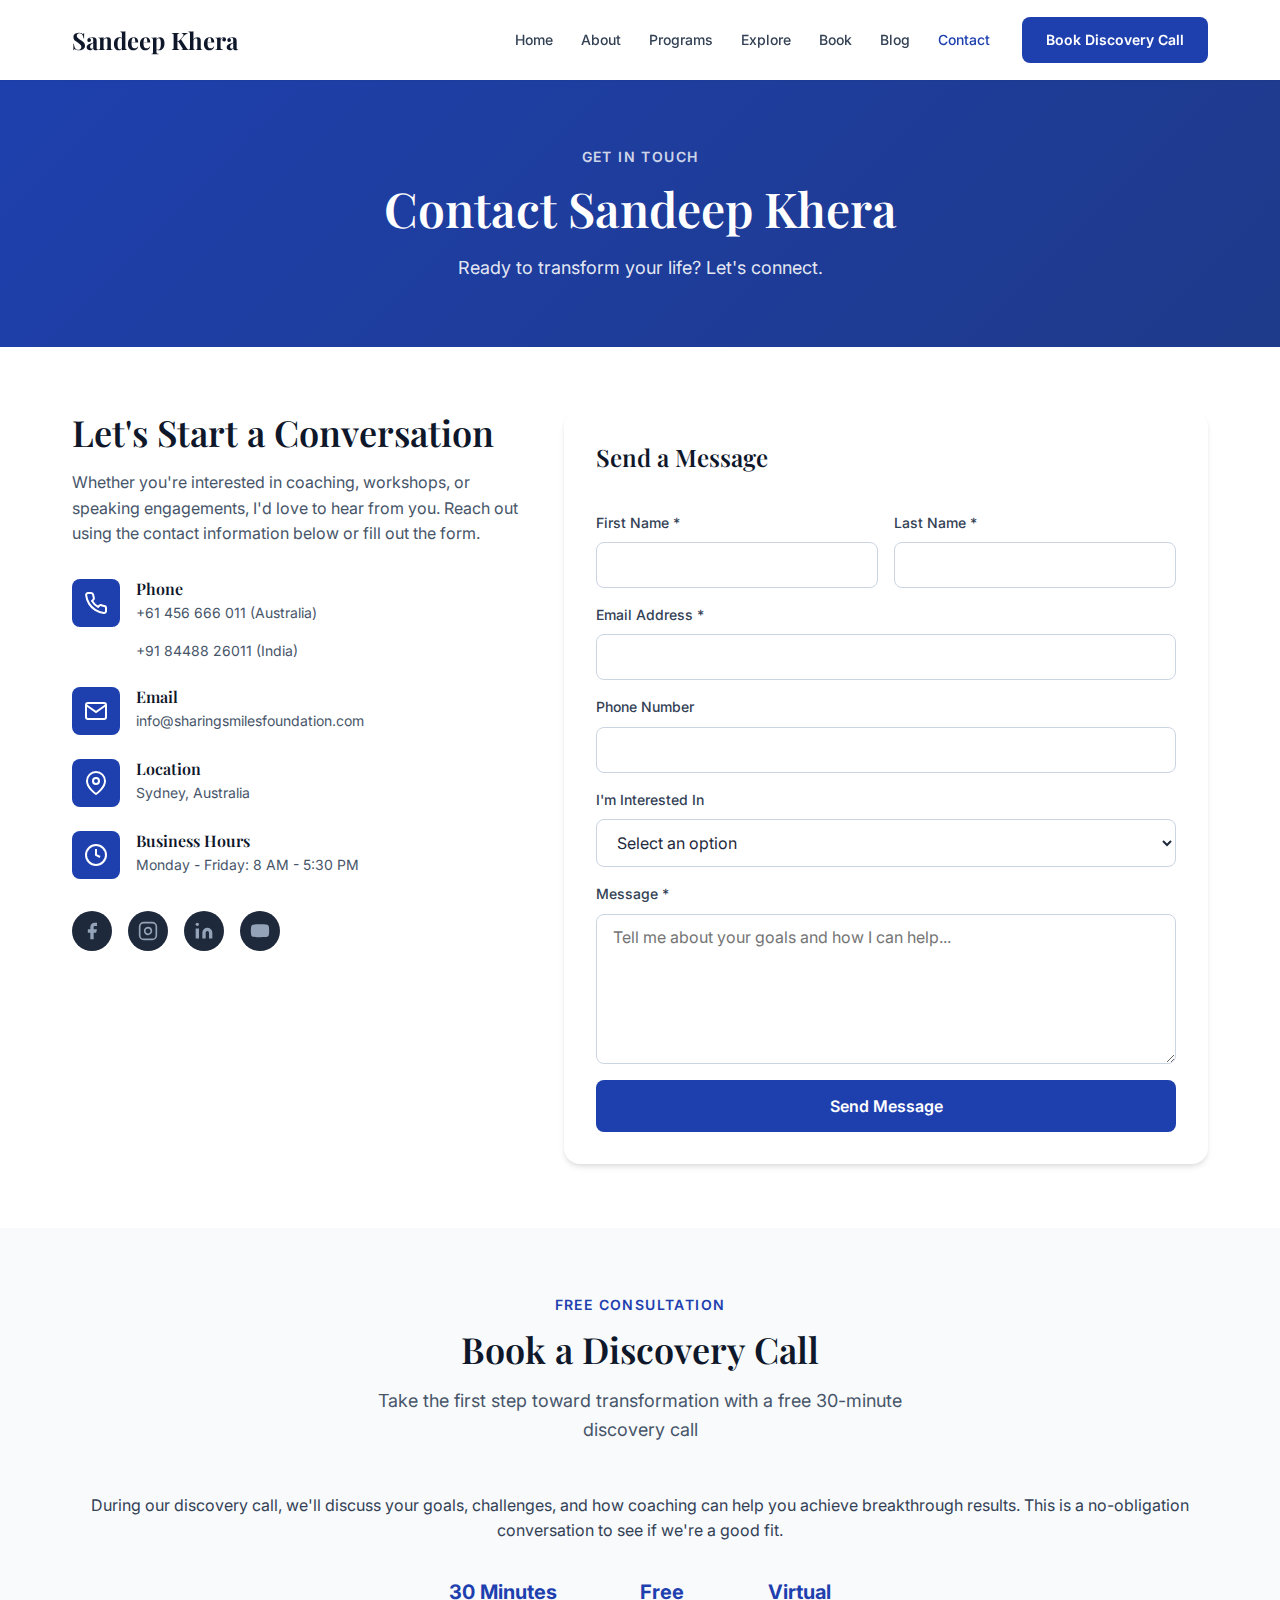
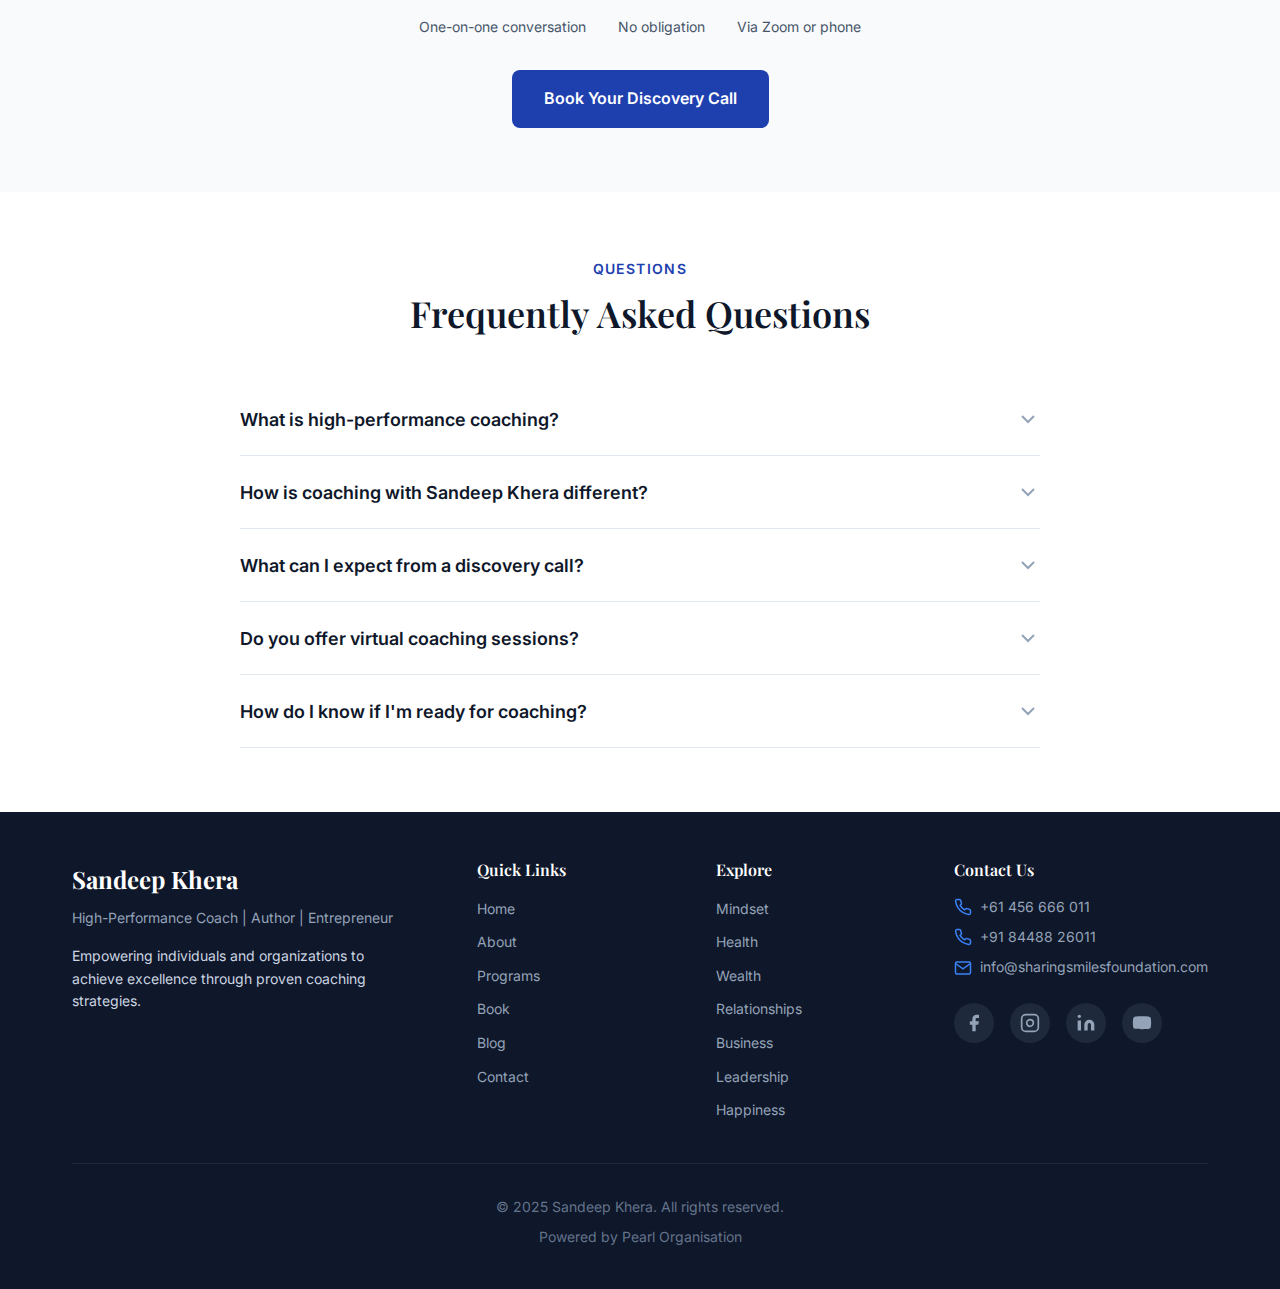
<file: contact.html>
<!DOCTYPE html>
<html lang="en">
<head>
    <meta charset="UTF-8">
    <meta name="viewport" content="width=device-width, initial-scale=1.0">
    <meta name="description" content="Contact Sandeep Khera for high-performance coaching inquiries. Book a free discovery call or reach out via phone and email.">
    <title>Contact | Sandeep Khera - High-Performance Coach</title>
    <link rel="preconnect" href="https://fonts.googleapis.com">
    <link rel="preconnect" href="https://fonts.gstatic.com" crossorigin>
    <link href="https://fonts.googleapis.com/css2?family=Playfair+Display:wght@400;500;600;700&family=Inter:wght@300;400;500;600;700&display=swap" rel="stylesheet">
    <link rel="stylesheet" href="css/styles.css">
    <link rel="icon" type="image/png" href="images/favicon.png">
</head>
<body>
    <!-- Header -->
    <header class="header" id="header">
        <div class="container">
            <nav class="nav">
                <a href="index.html" class="logo">
                    <span class="logo-text">Sandeep Khera</span>
                </a>

                <button class="nav-toggle" aria-label="Toggle navigation" aria-expanded="false">
                    <span class="hamburger"></span>
                </button>

                <ul class="nav-menu">
                    <li class="nav-item"><a href="index.html" class="nav-link">Home</a></li>
                    <li class="nav-item has-dropdown">
                        <a href="about.html" class="nav-link">About</a>
                        <ul class="dropdown-menu">
                            <li><a href="about.html#story">The Story</a></li>
                            <li><a href="about.html#system">The System</a></li>
                            <li><a href="about.html#science">The Science</a></li>
                        </ul>
                    </li>
                    <li class="nav-item has-dropdown">
                        <a href="programs.html" class="nav-link">Programs</a>
                        <ul class="dropdown-menu">
                            <li><a href="programs.html#one-on-one">1-1 High-Performance Coaching</a></li>
                            <li><a href="programs.html#group">Group Coaching</a></li>
                            <li><a href="programs.html#workshops">Team Workshops</a></li>
                        </ul>
                    </li>
                    <li class="nav-item has-dropdown">
                        <a href="#explore" class="nav-link">Explore</a>
                        <ul class="dropdown-menu">
                            <li><a href="mindset.html">Mindset</a></li>
                            <li><a href="health.html">Health</a></li>
                            <li><a href="wealth.html">Wealth</a></li>
                            <li><a href="relationships.html">Relationships</a></li>
                            <li><a href="business.html">Business</a></li>
                            <li><a href="leadership.html">Leadership</a></li>
                            <li><a href="happiness.html">Happiness</a></li>
                        </ul>
                    </li>
                    <li class="nav-item"><a href="book.html" class="nav-link">Book</a></li>
                    <li class="nav-item"><a href="blog.html" class="nav-link">Blog</a></li>
                    <li class="nav-item"><a href="contact.html" class="nav-link active">Contact</a></li>
                    <li class="nav-item nav-cta">
                        <a href="contact.html#booking" class="btn btn-primary">Book Discovery Call</a>
                    </li>
                </ul>
            </nav>
        </div>
    </header>

    <!-- Page Header -->
    <section class="page-header">
        <div class="container">
            <span class="section-label">Get in Touch</span>
            <h1 class="section-title">Contact Sandeep Khera</h1>
            <p class="section-subtitle">Ready to transform your life? Let's connect.</p>
        </div>
    </section>

    <!-- Contact Section -->
    <section class="content-section" id="contact">
        <div class="container">
            <div class="contact-grid">
                <div class="contact-info">
                    <h2>Let's Start a Conversation</h2>
                    <p>Whether you're interested in coaching, workshops, or speaking engagements, I'd love to hear from you. Reach out using the contact information below or fill out the form.</p>

                    <div class="contact-info-list mt-8">
                        <div class="contact-info-item">
                            <div class="contact-info-icon">
                                <svg xmlns="http://www.w3.org/2000/svg" width="24" height="24" viewBox="0 0 24 24" fill="none" stroke="currentColor" stroke-width="2">
                                    <path d="M22 16.92v3a2 2 0 0 1-2.18 2 19.79 19.79 0 0 1-8.63-3.07 19.5 19.5 0 0 1-6-6 19.79 19.79 0 0 1-3.07-8.67A2 2 0 0 1 4.11 2h3a2 2 0 0 1 2 1.72 12.84 12.84 0 0 0 .7 2.81 2 2 0 0 1-.45 2.11L8.09 9.91a16 16 0 0 0 6 6l1.27-1.27a2 2 0 0 1 2.11-.45 12.84 12.84 0 0 0 2.81.7A2 2 0 0 1 22 16.92z"/>
                                </svg>
                            </div>
                            <div class="contact-info-content">
                                <h4>Phone</h4>
                                <p><a href="tel:+61456666011">+61 456 666 011</a> (Australia)</p>
                                <p><a href="tel:+918448826011">+91 84488 26011</a> (India)</p>
                            </div>
                        </div>

                        <div class="contact-info-item">
                            <div class="contact-info-icon">
                                <svg xmlns="http://www.w3.org/2000/svg" width="24" height="24" viewBox="0 0 24 24" fill="none" stroke="currentColor" stroke-width="2">
                                    <path d="M4 4h16c1.1 0 2 .9 2 2v12c0 1.1-.9 2-2 2H4c-1.1 0-2-.9-2-2V6c0-1.1.9-2 2-2z"/>
                                    <polyline points="22,6 12,13 2,6"/>
                                </svg>
                            </div>
                            <div class="contact-info-content">
                                <h4>Email</h4>
                                <p><a href="mailto:info@sharingsmilesfoundation.com">info@sharingsmilesfoundation.com</a></p>
                            </div>
                        </div>

                        <div class="contact-info-item">
                            <div class="contact-info-icon">
                                <svg xmlns="http://www.w3.org/2000/svg" width="24" height="24" viewBox="0 0 24 24" fill="none" stroke="currentColor" stroke-width="2">
                                    <path d="M21 10c0 7-9 13-9 13s-9-6-9-13a9 9 0 0 1 18 0z"/>
                                    <circle cx="12" cy="10" r="3"/>
                                </svg>
                            </div>
                            <div class="contact-info-content">
                                <h4>Location</h4>
                                <p>Sydney, Australia</p>
                            </div>
                        </div>

                        <div class="contact-info-item">
                            <div class="contact-info-icon">
                                <svg xmlns="http://www.w3.org/2000/svg" width="24" height="24" viewBox="0 0 24 24" fill="none" stroke="currentColor" stroke-width="2">
                                    <circle cx="12" cy="12" r="10"/>
                                    <polyline points="12 6 12 12 16 14"/>
                                </svg>
                            </div>
                            <div class="contact-info-content">
                                <h4>Business Hours</h4>
                                <p>Monday - Friday: 8 AM - 5:30 PM</p>
                            </div>
                        </div>
                    </div>

                    <div class="social-links mt-8">
                        <a href="https://www.facebook.com/sandeepkhera" target="_blank" rel="noopener noreferrer" aria-label="Facebook">
                            <svg xmlns="http://www.w3.org/2000/svg" width="20" height="20" viewBox="0 0 24 24" fill="currentColor">
                                <path d="M18 2h-3a5 5 0 0 0-5 5v3H7v4h3v8h4v-8h3l1-4h-4V7a1 1 0 0 1 1-1h3z"/>
                            </svg>
                        </a>
                        <a href="https://www.instagram.com/sandeepkhera" target="_blank" rel="noopener noreferrer" aria-label="Instagram">
                            <svg xmlns="http://www.w3.org/2000/svg" width="20" height="20" viewBox="0 0 24 24" fill="none" stroke="currentColor" stroke-width="2">
                                <rect x="2" y="2" width="20" height="20" rx="5" ry="5"/>
                                <path d="M16 11.37A4 4 0 1 1 12.63 8 4 4 0 0 1 16 11.37z"/>
                                <line x1="17.5" y1="6.5" x2="17.51" y2="6.5"/>
                            </svg>
                        </a>
                        <a href="https://www.linkedin.com/in/sandeepkhera" target="_blank" rel="noopener noreferrer" aria-label="LinkedIn">
                            <svg xmlns="http://www.w3.org/2000/svg" width="20" height="20" viewBox="0 0 24 24" fill="currentColor">
                                <path d="M16 8a6 6 0 0 1 6 6v7h-4v-7a2 2 0 0 0-2-2 2 2 0 0 0-2 2v7h-4v-7a6 6 0 0 1 6-6z"/>
                                <rect x="2" y="9" width="4" height="12"/>
                                <circle cx="4" cy="4" r="2"/>
                            </svg>
                        </a>
                        <a href="https://www.youtube.com/@sandeepkhera" target="_blank" rel="noopener noreferrer" aria-label="YouTube">
                            <svg xmlns="http://www.w3.org/2000/svg" width="20" height="20" viewBox="0 0 24 24" fill="currentColor">
                                <path d="M22.54 6.42a2.78 2.78 0 0 0-1.94-2C18.88 4 12 4 12 4s-6.88 0-8.6.46a2.78 2.78 0 0 0-1.94 2A29 29 0 0 0 1 11.75a29 29 0 0 0 .46 5.33A2.78 2.78 0 0 0 3.4 19c1.72.46 8.6.46 8.6.46s6.88 0 8.6-.46a2.78 2.78 0 0 0 1.94-2 29 29 0 0 0 .46-5.25 29 29 0 0 0-.46-5.33z"/>
                                <polygon points="9.75 15.02 15.5 11.75 9.75 8.48 9.75 15.02"/>
                            </svg>
                        </a>
                    </div>
                </div>

                <div class="contact-form-wrapper">
                    <form id="contact-form" class="contact-form">
                        <h3>Send a Message</h3>
                        <div class="form-row">
                            <div class="form-group">
                                <label for="first-name">First Name *</label>
                                <input type="text" id="first-name" name="first-name" required>
                            </div>
                            <div class="form-group">
                                <label for="last-name">Last Name *</label>
                                <input type="text" id="last-name" name="last-name" required>
                            </div>
                        </div>
                        <div class="form-group">
                            <label for="email">Email Address *</label>
                            <input type="email" id="email" name="email" required>
                        </div>
                        <div class="form-group">
                            <label for="phone">Phone Number</label>
                            <input type="tel" id="phone" name="phone">
                        </div>
                        <div class="form-group">
                            <label for="interest">I'm Interested In</label>
                            <select id="interest" name="interest">
                                <option value="">Select an option</option>
                                <option value="1-1-coaching">1-1 High-Performance Coaching</option>
                                <option value="group-coaching">Group Coaching</option>
                                <option value="team-workshops">Team Workshops</option>
                                <option value="speaking">Speaking Engagement</option>
                                <option value="other">Other</option>
                            </select>
                        </div>
                        <div class="form-group">
                            <label for="message">Message *</label>
                            <textarea id="message" name="message" rows="5" required placeholder="Tell me about your goals and how I can help..."></textarea>
                        </div>
                        <button type="submit" class="btn btn-primary btn-large">Send Message</button>
                    </form>
                </div>
            </div>
        </div>
    </section>

    <!-- Book Discovery Call Section -->
    <section class="content-section section-alt" id="booking">
        <div class="container">
            <div class="section-header text-center">
                <span class="section-label">Free Consultation</span>
                <h2 class="section-title">Book a Discovery Call</h2>
                <p class="section-subtitle">Take the first step toward transformation with a free 30-minute discovery call</p>
            </div>
            <div class="booking-content text-center mt-8">
                <p>During our discovery call, we'll discuss your goals, challenges, and how coaching can help you achieve breakthrough results. This is a no-obligation conversation to see if we're a good fit.</p>
                <div class="booking-features mt-8 mb-8">
                    <div class="booking-feature">
                        <strong>30 Minutes</strong>
                        <span>One-on-one conversation</span>
                    </div>
                    <div class="booking-feature">
                        <strong>Free</strong>
                        <span>No obligation</span>
                    </div>
                    <div class="booking-feature">
                        <strong>Virtual</strong>
                        <span>Via Zoom or phone</span>
                    </div>
                </div>
                <a href="mailto:info@sharingsmilesfoundation.com?subject=Discovery Call Request" class="btn btn-primary btn-large">Book Your Discovery Call</a>
            </div>
        </div>
    </section>

    <!-- FAQ Section -->
    <section class="content-section" id="faq">
        <div class="container">
            <div class="section-header text-center">
                <span class="section-label">Questions</span>
                <h2 class="section-title">Frequently Asked Questions</h2>
            </div>
            <div class="faq-list">
                <div class="faq-item">
                    <button class="faq-question">
                        <span>What is high-performance coaching?</span>
                        <svg xmlns="http://www.w3.org/2000/svg" width="24" height="24" viewBox="0 0 24 24" fill="none" stroke="currentColor" stroke-width="2">
                            <polyline points="6 9 12 15 18 9"/>
                        </svg>
                    </button>
                    <div class="faq-answer">
                        <p>High-performance coaching is a structured, results-driven approach designed specifically for high achievers. Unlike general life coaching, it focuses on developing specific skills, habits, and mindset shifts that lead to measurable improvements in both personal and professional areas. Sandeep Khera's approach combines behavioral science, neuroscience, and proven performance strategies.</p>
                    </div>
                </div>
                <div class="faq-item">
                    <button class="faq-question">
                        <span>How is coaching with Sandeep Khera different?</span>
                        <svg xmlns="http://www.w3.org/2000/svg" width="24" height="24" viewBox="0 0 24 24" fill="none" stroke="currentColor" stroke-width="2">
                            <polyline points="6 9 12 15 18 9"/>
                        </svg>
                    </button>
                    <div class="faq-answer">
                        <p>Sandeep Khera brings over 30 years of C-level executive experience from organizations like Credit Suisse, EY, and Deloitte. This real-world experience, combined with his certification as a high-performance coach, provides unique insights that most coaches cannot offer. His approach is holistic, addressing mindset, health, wealth, relationships, business, leadership, and happiness.</p>
                    </div>
                </div>
                <div class="faq-item">
                    <button class="faq-question">
                        <span>What can I expect from a discovery call?</span>
                        <svg xmlns="http://www.w3.org/2000/svg" width="24" height="24" viewBox="0 0 24 24" fill="none" stroke="currentColor" stroke-width="2">
                            <polyline points="6 9 12 15 18 9"/>
                        </svg>
                    </button>
                    <div class="faq-answer">
                        <p>The discovery call is a free 30-minute conversation where we discuss your current situation, goals, and challenges. It's an opportunity for you to ask questions and for us to determine if coaching is the right fit for your needs. There's no pressure or obligation—it's simply a conversation to explore possibilities.</p>
                    </div>
                </div>
                <div class="faq-item">
                    <button class="faq-question">
                        <span>Do you offer virtual coaching sessions?</span>
                        <svg xmlns="http://www.w3.org/2000/svg" width="24" height="24" viewBox="0 0 24 24" fill="none" stroke="currentColor" stroke-width="2">
                            <polyline points="6 9 12 15 18 9"/>
                        </svg>
                    </button>
                    <div class="faq-answer">
                        <p>Yes, all coaching sessions can be conducted virtually via Zoom or similar platforms. This allows Sandeep Khera to work with clients globally, regardless of location. Virtual sessions are just as effective as in-person meetings and offer greater flexibility for busy professionals.</p>
                    </div>
                </div>
                <div class="faq-item">
                    <button class="faq-question">
                        <span>How do I know if I'm ready for coaching?</span>
                        <svg xmlns="http://www.w3.org/2000/svg" width="24" height="24" viewBox="0 0 24 24" fill="none" stroke="currentColor" stroke-width="2">
                            <polyline points="6 9 12 15 18 9"/>
                        </svg>
                    </button>
                    <div class="faq-answer">
                        <p>You're ready for coaching if you feel a desire for growth, a willingness to be challenged, and a commitment to taking action. Whether you're feeling stuck, seeking to break through to the next level, or wanting to achieve specific goals faster, coaching can help accelerate your journey.</p>
                    </div>
                </div>
            </div>
        </div>
    </section>

    <!-- Footer -->
    <footer class="footer" id="footer">
        <div class="container">
            <div class="footer-content">
                <div class="footer-brand">
                    <a href="index.html" class="footer-logo">Sandeep Khera</a>
                    <p class="footer-tagline">High-Performance Coach | Author | Entrepreneur</p>
                    <p class="footer-description">Empowering individuals and organizations to achieve excellence through proven coaching strategies.</p>
                </div>

                <div class="footer-links">
                    <div class="footer-column">
                        <h4>Quick Links</h4>
                        <ul>
                            <li><a href="index.html">Home</a></li>
                            <li><a href="about.html">About</a></li>
                            <li><a href="programs.html">Programs</a></li>
                            <li><a href="book.html">Book</a></li>
                            <li><a href="blog.html">Blog</a></li>
                            <li><a href="contact.html">Contact</a></li>
                        </ul>
                    </div>

                    <div class="footer-column">
                        <h4>Explore</h4>
                        <ul>
                            <li><a href="mindset.html">Mindset</a></li>
                            <li><a href="health.html">Health</a></li>
                            <li><a href="wealth.html">Wealth</a></li>
                            <li><a href="relationships.html">Relationships</a></li>
                            <li><a href="business.html">Business</a></li>
                            <li><a href="leadership.html">Leadership</a></li>
                            <li><a href="happiness.html">Happiness</a></li>
                        </ul>
                    </div>

                    <div class="footer-column">
                        <h4>Contact Us</h4>
                        <ul class="contact-list">
                            <li>
                                <a href="tel:+61456666011">
                                    <svg xmlns="http://www.w3.org/2000/svg" width="18" height="18" viewBox="0 0 24 24" fill="none" stroke="currentColor" stroke-width="2">
                                        <path d="M22 16.92v3a2 2 0 0 1-2.18 2 19.79 19.79 0 0 1-8.63-3.07 19.5 19.5 0 0 1-6-6 19.79 19.79 0 0 1-3.07-8.67A2 2 0 0 1 4.11 2h3a2 2 0 0 1 2 1.72 12.84 12.84 0 0 0 .7 2.81 2 2 0 0 1-.45 2.11L8.09 9.91a16 16 0 0 0 6 6l1.27-1.27a2 2 0 0 1 2.11-.45 12.84 12.84 0 0 0 2.81.7A2 2 0 0 1 22 16.92z"/>
                                    </svg>
                                    +61 456 666 011
                                </a>
                            </li>
                            <li>
                                <a href="tel:+918448826011">
                                    <svg xmlns="http://www.w3.org/2000/svg" width="18" height="18" viewBox="0 0 24 24" fill="none" stroke="currentColor" stroke-width="2">
                                        <path d="M22 16.92v3a2 2 0 0 1-2.18 2 19.79 19.79 0 0 1-8.63-3.07 19.5 19.5 0 0 1-6-6 19.79 19.79 0 0 1-3.07-8.67A2 2 0 0 1 4.11 2h3a2 2 0 0 1 2 1.72 12.84 12.84 0 0 0 .7 2.81 2 2 0 0 1-.45 2.11L8.09 9.91a16 16 0 0 0 6 6l1.27-1.27a2 2 0 0 1 2.11-.45 12.84 12.84 0 0 0 2.81.7A2 2 0 0 1 22 16.92z"/>
                                    </svg>
                                    +91 84488 26011
                                </a>
                            </li>
                            <li>
                                <a href="mailto:info@sharingsmilesfoundation.com">
                                    <svg xmlns="http://www.w3.org/2000/svg" width="18" height="18" viewBox="0 0 24 24" fill="none" stroke="currentColor" stroke-width="2">
                                        <path d="M4 4h16c1.1 0 2 .9 2 2v12c0 1.1-.9 2-2 2H4c-1.1 0-2-.9-2-2V6c0-1.1.9-2 2-2z"/>
                                        <polyline points="22,6 12,13 2,6"/>
                                    </svg>
                                    info@sharingsmilesfoundation.com
                                </a>
                            </li>
                        </ul>
                        <div class="social-links">
                            <a href="https://www.facebook.com/sandeepkhera" target="_blank" rel="noopener noreferrer" aria-label="Facebook">
                                <svg xmlns="http://www.w3.org/2000/svg" width="20" height="20" viewBox="0 0 24 24" fill="currentColor">
                                    <path d="M18 2h-3a5 5 0 0 0-5 5v3H7v4h3v8h4v-8h3l1-4h-4V7a1 1 0 0 1 1-1h3z"/>
                                </svg>
                            </a>
                            <a href="https://www.instagram.com/sandeepkhera" target="_blank" rel="noopener noreferrer" aria-label="Instagram">
                                <svg xmlns="http://www.w3.org/2000/svg" width="20" height="20" viewBox="0 0 24 24" fill="none" stroke="currentColor" stroke-width="2">
                                    <rect x="2" y="2" width="20" height="20" rx="5" ry="5"/>
                                    <path d="M16 11.37A4 4 0 1 1 12.63 8 4 4 0 0 1 16 11.37z"/>
                                    <line x1="17.5" y1="6.5" x2="17.51" y2="6.5"/>
                                </svg>
                            </a>
                            <a href="https://www.linkedin.com/in/sandeepkhera" target="_blank" rel="noopener noreferrer" aria-label="LinkedIn">
                                <svg xmlns="http://www.w3.org/2000/svg" width="20" height="20" viewBox="0 0 24 24" fill="currentColor">
                                    <path d="M16 8a6 6 0 0 1 6 6v7h-4v-7a2 2 0 0 0-2-2 2 2 0 0 0-2 2v7h-4v-7a6 6 0 0 1 6-6z"/>
                                    <rect x="2" y="9" width="4" height="12"/>
                                    <circle cx="4" cy="4" r="2"/>
                                </svg>
                            </a>
                            <a href="https://www.youtube.com/@sandeepkhera" target="_blank" rel="noopener noreferrer" aria-label="YouTube">
                                <svg xmlns="http://www.w3.org/2000/svg" width="20" height="20" viewBox="0 0 24 24" fill="currentColor">
                                    <path d="M22.54 6.42a2.78 2.78 0 0 0-1.94-2C18.88 4 12 4 12 4s-6.88 0-8.6.46a2.78 2.78 0 0 0-1.94 2A29 29 0 0 0 1 11.75a29 29 0 0 0 .46 5.33A2.78 2.78 0 0 0 3.4 19c1.72.46 8.6.46 8.6.46s6.88 0 8.6-.46a2.78 2.78 0 0 0 1.94-2 29 29 0 0 0 .46-5.25 29 29 0 0 0-.46-5.33z"/>
                                    <polygon points="9.75 15.02 15.5 11.75 9.75 8.48 9.75 15.02"/>
                                </svg>
                            </a>
                        </div>
                    </div>
                </div>
            </div>

            <div class="footer-bottom">
                <p>&copy; 2025 Sandeep Khera. All rights reserved.</p>
                <p class="footer-credit">Powered by Pearl Organisation</p>
            </div>
        </div>
    </footer>

    <script src="js/main.js"></script>
</body>
</html>
</file>
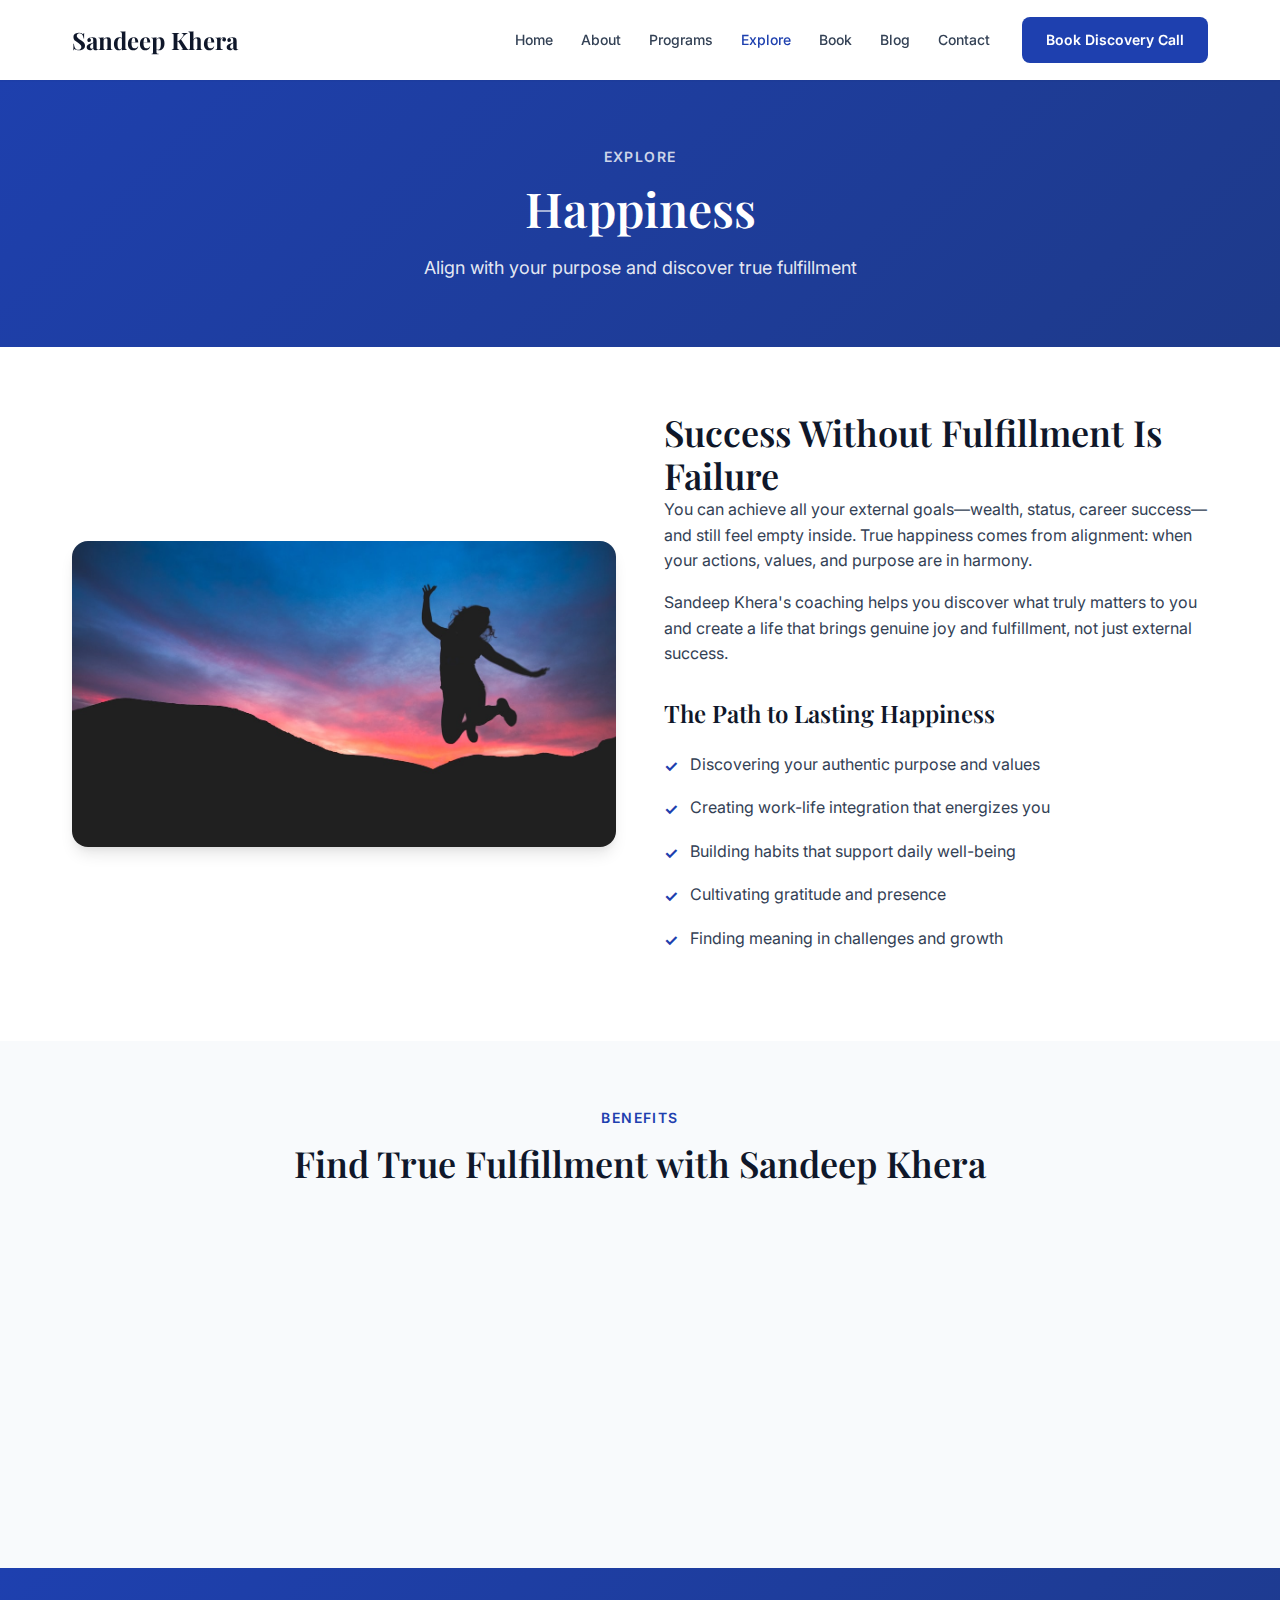
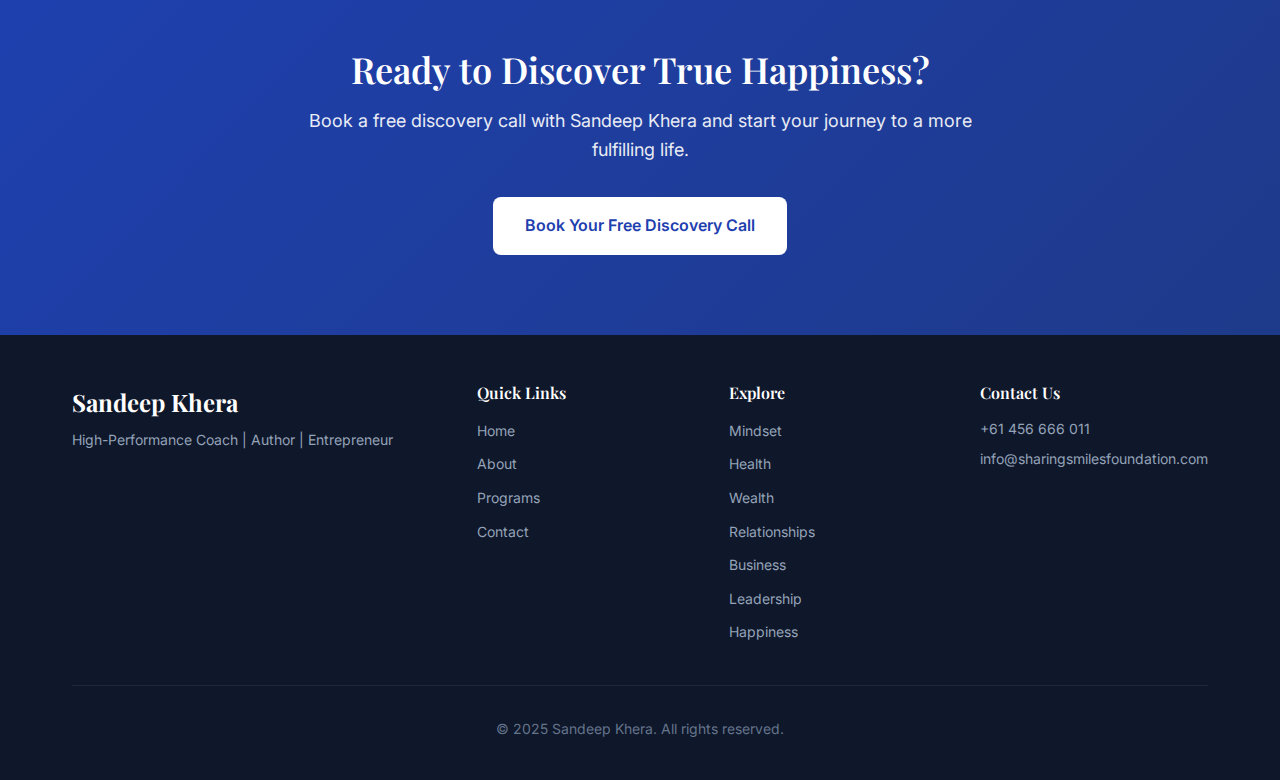
<file: happiness.html>
<!DOCTYPE html>
<html lang="en">
<head>
    <meta charset="UTF-8">
    <meta name="viewport" content="width=device-width, initial-scale=1.0">
    <meta name="description" content="Discover true fulfillment with Sandeep Khera's coaching. Align with your purpose and find lasting happiness in work and life.">
    <title>Happiness & Purpose | Sandeep Khera - High-Performance Coach</title>
    <link rel="preconnect" href="https://fonts.googleapis.com">
    <link rel="preconnect" href="https://fonts.gstatic.com" crossorigin>
    <link href="https://fonts.googleapis.com/css2?family=Playfair+Display:wght@400;500;600;700&family=Inter:wght@300;400;500;600;700&display=swap" rel="stylesheet">
    <link rel="stylesheet" href="css/styles.css">
    <link rel="icon" type="image/png" href="images/favicon.png">
</head>
<body>
    <header class="header" id="header">
        <div class="container">
            <nav class="nav">
                <a href="index.html" class="logo"><span class="logo-text">Sandeep Khera</span></a>
                <button class="nav-toggle" aria-label="Toggle navigation" aria-expanded="false"><span class="hamburger"></span></button>
                <ul class="nav-menu">
                    <li class="nav-item"><a href="index.html" class="nav-link">Home</a></li>
                    <li class="nav-item has-dropdown"><a href="about.html" class="nav-link">About</a>
                        <ul class="dropdown-menu">
                            <li><a href="about.html#story">The Story</a></li>
                            <li><a href="about.html#system">The System</a></li>
                            <li><a href="about.html#science">The Science</a></li>
                        </ul>
                    </li>
                    <li class="nav-item has-dropdown"><a href="programs.html" class="nav-link">Programs</a>
                        <ul class="dropdown-menu">
                            <li><a href="programs.html#one-on-one">1-1 High-Performance Coaching</a></li>
                            <li><a href="programs.html#group">Group Coaching</a></li>
                            <li><a href="programs.html#workshops">Team Workshops</a></li>
                        </ul>
                    </li>
                    <li class="nav-item has-dropdown"><a href="#" class="nav-link active">Explore</a>
                        <ul class="dropdown-menu">
                            <li><a href="mindset.html">Mindset</a></li>
                            <li><a href="health.html">Health</a></li>
                            <li><a href="wealth.html">Wealth</a></li>
                            <li><a href="relationships.html">Relationships</a></li>
                            <li><a href="business.html">Business</a></li>
                            <li><a href="leadership.html">Leadership</a></li>
                            <li><a href="happiness.html">Happiness</a></li>
                        </ul>
                    </li>
                    <li class="nav-item"><a href="book.html" class="nav-link">Book</a></li>
                    <li class="nav-item"><a href="blog.html" class="nav-link">Blog</a></li>
                    <li class="nav-item"><a href="contact.html" class="nav-link">Contact</a></li>
                    <li class="nav-item nav-cta"><a href="contact.html#booking" class="btn btn-primary">Book Discovery Call</a></li>
                </ul>
            </nav>
        </div>
    </header>

    <section class="page-header">
        <div class="container">
            <span class="section-label">Explore</span>
            <h1 class="section-title">Happiness</h1>
            <p class="section-subtitle">Align with your purpose and discover true fulfillment</p>
        </div>
    </section>

    <section class="content-section">
        <div class="container">
            <div class="content-grid">
                <div class="content-image">
                    <img src="images/happiness-coaching.jpg" alt="Happiness Coaching with Sandeep Khera" loading="lazy">
                </div>
                <div class="content-text">
                    <h2>Success Without Fulfillment Is Failure</h2>
                    <p>You can achieve all your external goals—wealth, status, career success—and still feel empty inside. True happiness comes from alignment: when your actions, values, and purpose are in harmony.</p>
                    <p>Sandeep Khera's coaching helps you discover what truly matters to you and create a life that brings genuine joy and fulfillment, not just external success.</p>
                    <h3 class="mt-8">The Path to Lasting Happiness</h3>
                    <ul class="content-list">
                        <li>Discovering your authentic purpose and values</li>
                        <li>Creating work-life integration that energizes you</li>
                        <li>Building habits that support daily well-being</li>
                        <li>Cultivating gratitude and presence</li>
                        <li>Finding meaning in challenges and growth</li>
                    </ul>
                </div>
            </div>
        </div>
    </section>

    <section class="content-section section-alt">
        <div class="container">
            <div class="section-header text-center">
                <span class="section-label">Benefits</span>
                <h2 class="section-title">Find True Fulfillment with Sandeep Khera</h2>
            </div>
            <div class="pillars-grid mt-12">
                <div class="pillar-card">
                    <div class="pillar-icon">
                        <svg xmlns="http://www.w3.org/2000/svg" width="48" height="48" viewBox="0 0 24 24" fill="none" stroke="currentColor" stroke-width="1.5"><circle cx="12" cy="12" r="10"/><path d="M8 14s1.5 2 4 2 4-2 4-2"/><line x1="9" y1="9" x2="9.01" y2="9"/><line x1="15" y1="9" x2="15.01" y2="9"/></svg>
                    </div>
                    <h3 class="pillar-title">Inner Peace</h3>
                    <p class="pillar-description">Cultivate calm and contentment regardless of circumstances.</p>
                </div>
                <div class="pillar-card">
                    <div class="pillar-icon">
                        <svg xmlns="http://www.w3.org/2000/svg" width="48" height="48" viewBox="0 0 24 24" fill="none" stroke="currentColor" stroke-width="1.5"><path d="M12 2a8 8 0 0 1 8 8c0 5.25-8 12-8 12S4 15.25 4 10a8 8 0 0 1 8-8z"/><circle cx="12" cy="10" r="3"/></svg>
                    </div>
                    <h3 class="pillar-title">Clear Purpose</h3>
                    <p class="pillar-description">Discover and live in alignment with your authentic purpose.</p>
                </div>
                <div class="pillar-card">
                    <div class="pillar-icon">
                        <svg xmlns="http://www.w3.org/2000/svg" width="48" height="48" viewBox="0 0 24 24" fill="none" stroke="currentColor" stroke-width="1.5"><path d="M20.84 4.61a5.5 5.5 0 0 0-7.78 0L12 5.67l-1.06-1.06a5.5 5.5 0 0 0-7.78 7.78l1.06 1.06L12 21.23l7.78-7.78 1.06-1.06a5.5 5.5 0 0 0 0-7.78z"/></svg>
                    </div>
                    <h3 class="pillar-title">Gratitude</h3>
                    <p class="pillar-description">Develop a mindset of appreciation that enhances daily joy.</p>
                </div>
                <div class="pillar-card">
                    <div class="pillar-icon">
                        <svg xmlns="http://www.w3.org/2000/svg" width="48" height="48" viewBox="0 0 24 24" fill="none" stroke="currentColor" stroke-width="1.5"><polygon points="12 2 15.09 8.26 22 9.27 17 14.14 18.18 21.02 12 17.77 5.82 21.02 7 14.14 2 9.27 8.91 8.26 12 2"/></svg>
                    </div>
                    <h3 class="pillar-title">Fulfillment</h3>
                    <p class="pillar-description">Experience deep satisfaction in both work and personal life.</p>
                </div>
            </div>
        </div>
    </section>

    <section class="cta section">
        <div class="container">
            <div class="cta-content text-center">
                <h2 class="cta-title">Ready to Discover True Happiness?</h2>
                <p class="cta-description">Book a free discovery call with Sandeep Khera and start your journey to a more fulfilling life.</p>
                <a href="contact.html#booking" class="btn btn-primary btn-large">Book Your Free Discovery Call</a>
            </div>
        </div>
    </section>

    <footer class="footer" id="footer">
        <div class="container">
            <div class="footer-content">
                <div class="footer-brand">
                    <a href="index.html" class="footer-logo">Sandeep Khera</a>
                    <p class="footer-tagline">High-Performance Coach | Author | Entrepreneur</p>
                </div>
                <div class="footer-links">
                    <div class="footer-column">
                        <h4>Quick Links</h4>
                        <ul><li><a href="index.html">Home</a></li><li><a href="about.html">About</a></li><li><a href="programs.html">Programs</a></li><li><a href="contact.html">Contact</a></li></ul>
                    </div>
                    <div class="footer-column">
                        <h4>Explore</h4>
                        <ul><li><a href="mindset.html">Mindset</a></li><li><a href="health.html">Health</a></li><li><a href="wealth.html">Wealth</a></li><li><a href="relationships.html">Relationships</a></li><li><a href="business.html">Business</a></li><li><a href="leadership.html">Leadership</a></li><li><a href="happiness.html">Happiness</a></li></ul>
                    </div>
                    <div class="footer-column">
                        <h4>Contact Us</h4>
                        <ul class="contact-list"><li><a href="tel:+61456666011">+61 456 666 011</a></li><li><a href="mailto:info@sharingsmilesfoundation.com">info@sharingsmilesfoundation.com</a></li></ul>
                    </div>
                </div>
            </div>
            <div class="footer-bottom"><p>&copy; 2025 Sandeep Khera. All rights reserved.</p></div>
        </div>
    </footer>
    <script src="js/main.js"></script>
</body>
</html>
</file>
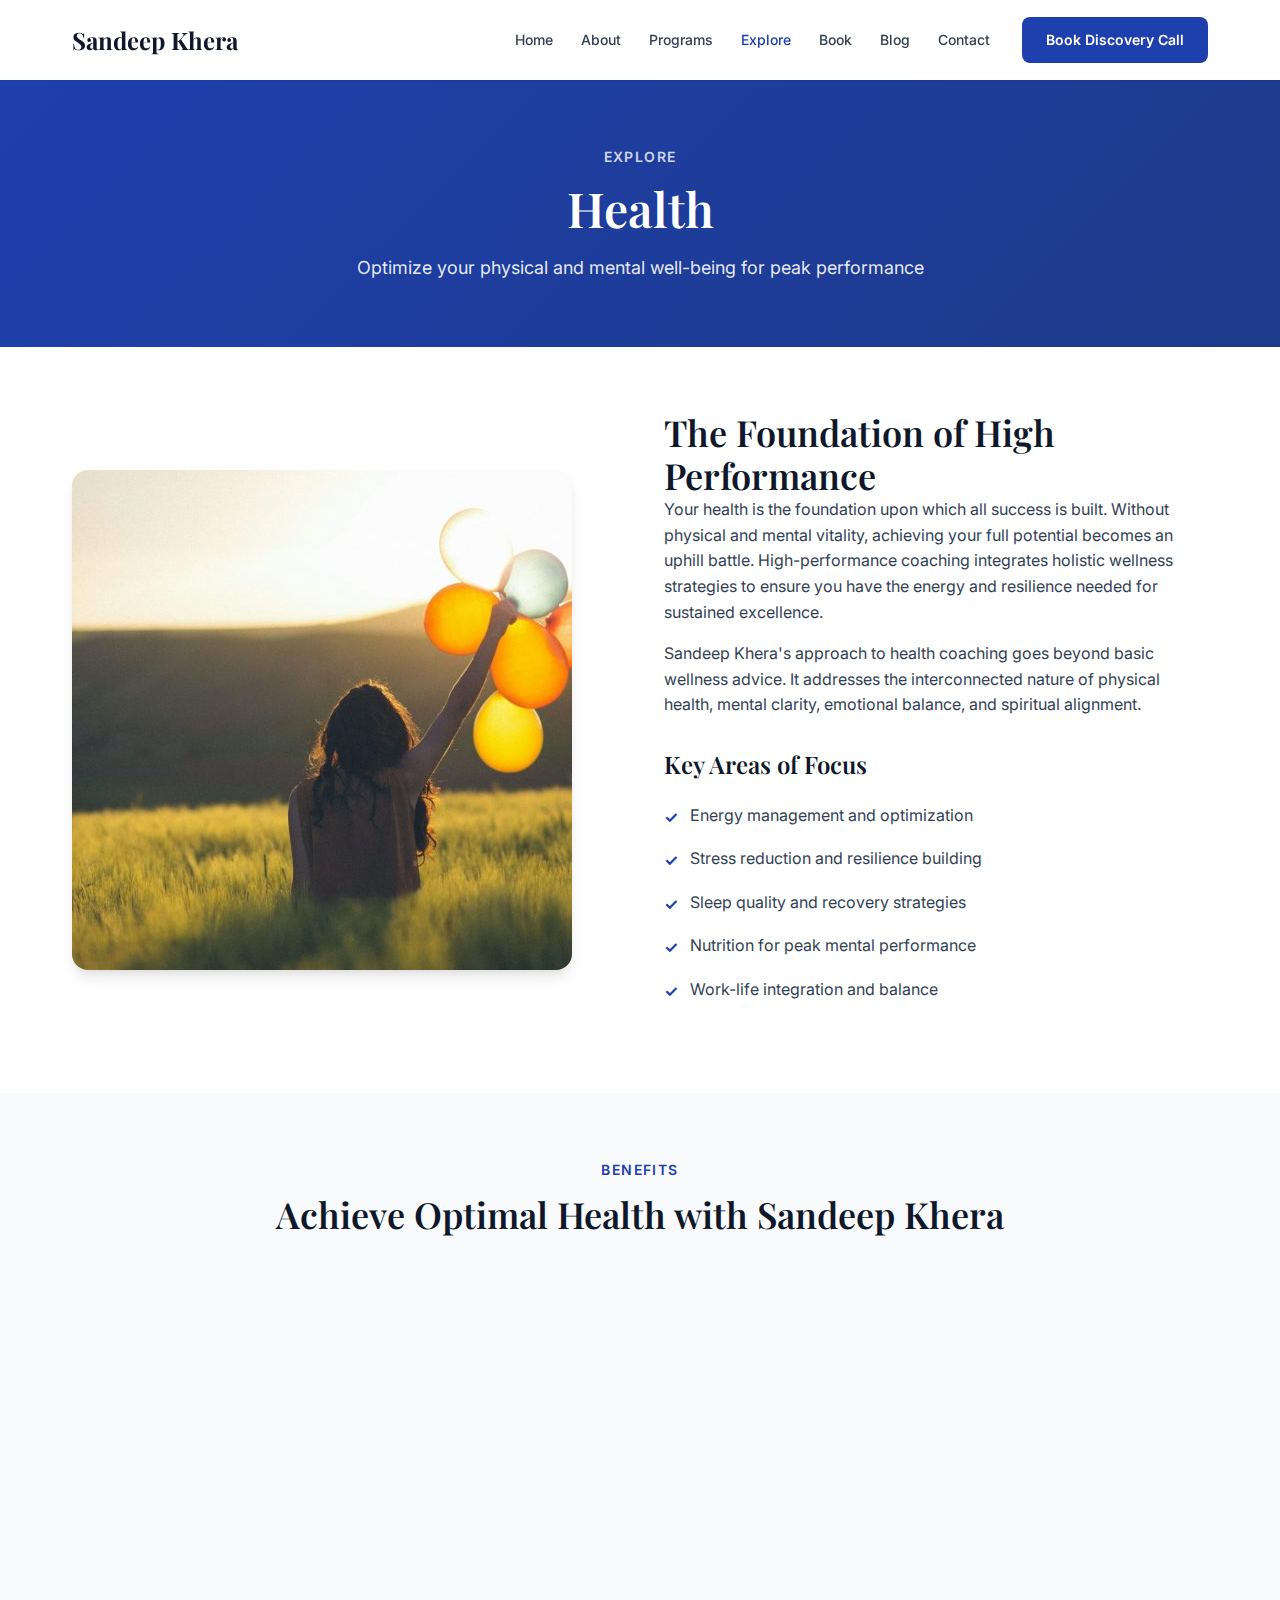
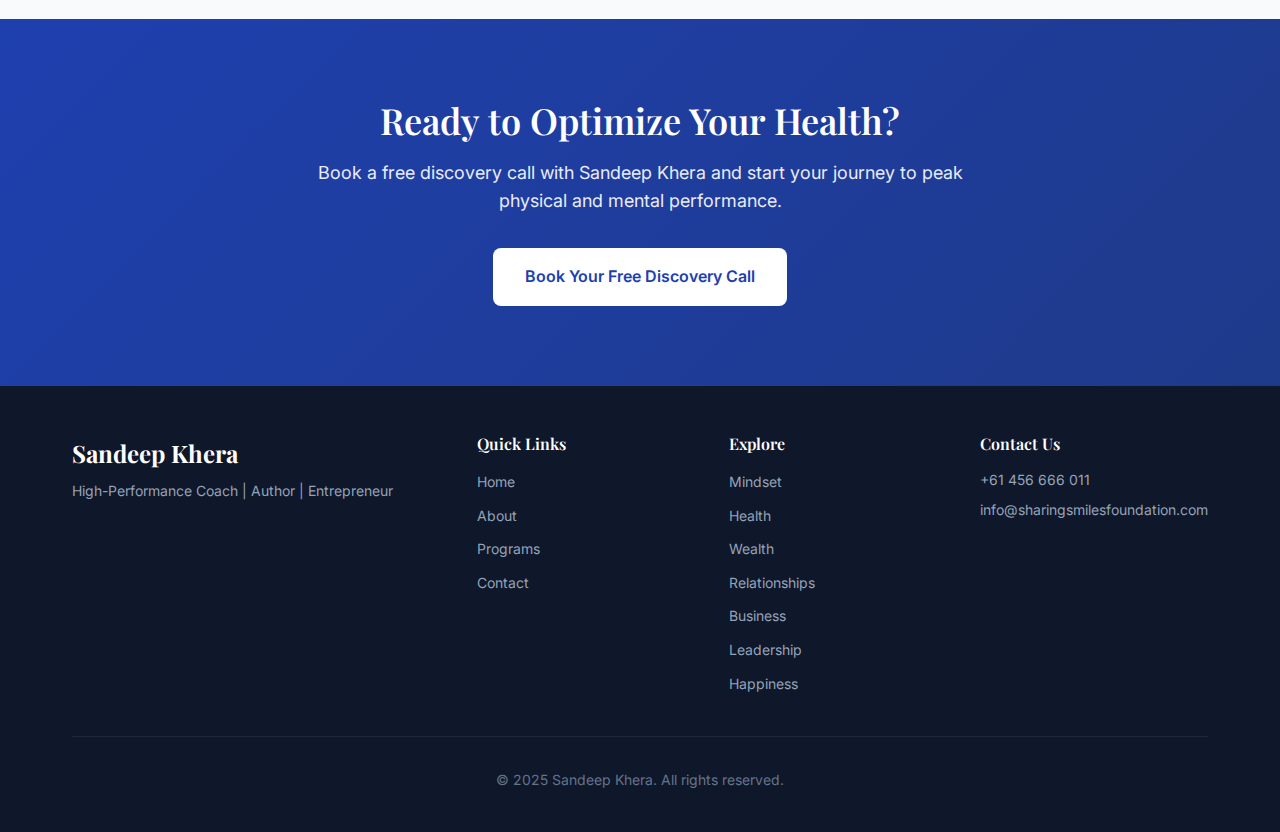
<file: health.html>
<!DOCTYPE html>
<html lang="en">
<head>
    <meta charset="UTF-8">
    <meta name="viewport" content="width=device-width, initial-scale=1.0">
    <meta name="description" content="Optimize your physical and mental well-being with Sandeep Khera's holistic health coaching. Achieve peak performance through wellness strategies.">
    <title>Health Coaching | Sandeep Khera - High-Performance Coach</title>
    <link rel="preconnect" href="https://fonts.googleapis.com">
    <link rel="preconnect" href="https://fonts.gstatic.com" crossorigin>
    <link href="https://fonts.googleapis.com/css2?family=Playfair+Display:wght@400;500;600;700&family=Inter:wght@300;400;500;600;700&display=swap" rel="stylesheet">
    <link rel="stylesheet" href="css/styles.css">
    <link rel="icon" type="image/png" href="images/favicon.png">
</head>
<body>
    <!-- Header -->
    <header class="header" id="header">
        <div class="container">
            <nav class="nav">
                <a href="index.html" class="logo"><span class="logo-text">Sandeep Khera</span></a>
                <button class="nav-toggle" aria-label="Toggle navigation" aria-expanded="false"><span class="hamburger"></span></button>
                <ul class="nav-menu">
                    <li class="nav-item"><a href="index.html" class="nav-link">Home</a></li>
                    <li class="nav-item has-dropdown"><a href="about.html" class="nav-link">About</a>
                        <ul class="dropdown-menu">
                            <li><a href="about.html#story">The Story</a></li>
                            <li><a href="about.html#system">The System</a></li>
                            <li><a href="about.html#science">The Science</a></li>
                        </ul>
                    </li>
                    <li class="nav-item has-dropdown"><a href="programs.html" class="nav-link">Programs</a>
                        <ul class="dropdown-menu">
                            <li><a href="programs.html#one-on-one">1-1 High-Performance Coaching</a></li>
                            <li><a href="programs.html#group">Group Coaching</a></li>
                            <li><a href="programs.html#workshops">Team Workshops</a></li>
                        </ul>
                    </li>
                    <li class="nav-item has-dropdown"><a href="#" class="nav-link active">Explore</a>
                        <ul class="dropdown-menu">
                            <li><a href="mindset.html">Mindset</a></li>
                            <li><a href="health.html">Health</a></li>
                            <li><a href="wealth.html">Wealth</a></li>
                            <li><a href="relationships.html">Relationships</a></li>
                            <li><a href="business.html">Business</a></li>
                            <li><a href="leadership.html">Leadership</a></li>
                            <li><a href="happiness.html">Happiness</a></li>
                        </ul>
                    </li>
                    <li class="nav-item"><a href="book.html" class="nav-link">Book</a></li>
                    <li class="nav-item"><a href="blog.html" class="nav-link">Blog</a></li>
                    <li class="nav-item"><a href="contact.html" class="nav-link">Contact</a></li>
                    <li class="nav-item nav-cta"><a href="contact.html#booking" class="btn btn-primary">Book Discovery Call</a></li>
                </ul>
            </nav>
        </div>
    </header>

    <!-- Page Header -->
    <section class="page-header">
        <div class="container">
            <span class="section-label">Explore</span>
            <h1 class="section-title">Health</h1>
            <p class="section-subtitle">Optimize your physical and mental well-being for peak performance</p>
        </div>
    </section>

    <!-- Main Content -->
    <section class="content-section">
        <div class="container">
            <div class="content-grid">
                <div class="content-image">
                    <img src="images/health-coaching.jpg" alt="Health Coaching with Sandeep Khera" loading="lazy">
                </div>
                <div class="content-text">
                    <h2>The Foundation of High Performance</h2>
                    <p>Your health is the foundation upon which all success is built. Without physical and mental vitality, achieving your full potential becomes an uphill battle. High-performance coaching integrates holistic wellness strategies to ensure you have the energy and resilience needed for sustained excellence.</p>
                    <p>Sandeep Khera's approach to health coaching goes beyond basic wellness advice. It addresses the interconnected nature of physical health, mental clarity, emotional balance, and spiritual alignment.</p>
                    <h3 class="mt-8">Key Areas of Focus</h3>
                    <ul class="content-list">
                        <li>Energy management and optimization</li>
                        <li>Stress reduction and resilience building</li>
                        <li>Sleep quality and recovery strategies</li>
                        <li>Nutrition for peak mental performance</li>
                        <li>Work-life integration and balance</li>
                    </ul>
                </div>
            </div>
        </div>
    </section>

    <!-- Benefits Section -->
    <section class="content-section section-alt">
        <div class="container">
            <div class="section-header text-center">
                <span class="section-label">Benefits</span>
                <h2 class="section-title">Achieve Optimal Health with Sandeep Khera</h2>
            </div>
            <div class="pillars-grid mt-12">
                <div class="pillar-card">
                    <div class="pillar-icon">
                        <svg xmlns="http://www.w3.org/2000/svg" width="48" height="48" viewBox="0 0 24 24" fill="none" stroke="currentColor" stroke-width="1.5"><path d="M18 8A6 6 0 0 0 6 8c0 7-3 9-3 9h18s-3-2-3-9"/><path d="M13.73 21a2 2 0 0 1-3.46 0"/></svg>
                    </div>
                    <h3 class="pillar-title">Increased Energy</h3>
                    <p class="pillar-description">Develop sustainable energy habits that fuel your ambitious goals.</p>
                </div>
                <div class="pillar-card">
                    <div class="pillar-icon">
                        <svg xmlns="http://www.w3.org/2000/svg" width="48" height="48" viewBox="0 0 24 24" fill="none" stroke="currentColor" stroke-width="1.5"><circle cx="12" cy="12" r="10"/><path d="M8 14s1.5 2 4 2 4-2 4-2"/><line x1="9" y1="9" x2="9.01" y2="9"/><line x1="15" y1="9" x2="15.01" y2="9"/></svg>
                    </div>
                    <h3 class="pillar-title">Mental Clarity</h3>
                    <p class="pillar-description">Sharpen your focus and decision-making capabilities.</p>
                </div>
                <div class="pillar-card">
                    <div class="pillar-icon">
                        <svg xmlns="http://www.w3.org/2000/svg" width="48" height="48" viewBox="0 0 24 24" fill="none" stroke="currentColor" stroke-width="1.5"><path d="M20.84 4.61a5.5 5.5 0 0 0-7.78 0L12 5.67l-1.06-1.06a5.5 5.5 0 0 0-7.78 7.78l1.06 1.06L12 21.23l7.78-7.78 1.06-1.06a5.5 5.5 0 0 0 0-7.78z"/></svg>
                    </div>
                    <h3 class="pillar-title">Emotional Balance</h3>
                    <p class="pillar-description">Build emotional resilience and stability under pressure.</p>
                </div>
                <div class="pillar-card">
                    <div class="pillar-icon">
                        <svg xmlns="http://www.w3.org/2000/svg" width="48" height="48" viewBox="0 0 24 24" fill="none" stroke="currentColor" stroke-width="1.5"><circle cx="12" cy="12" r="10"/><polyline points="12 6 12 12 16 14"/></svg>
                    </div>
                    <h3 class="pillar-title">Better Recovery</h3>
                    <p class="pillar-description">Optimize rest and recovery for sustained performance.</p>
                </div>
            </div>
        </div>
    </section>

    <!-- CTA Section -->
    <section class="cta section">
        <div class="container">
            <div class="cta-content text-center">
                <h2 class="cta-title">Ready to Optimize Your Health?</h2>
                <p class="cta-description">Book a free discovery call with Sandeep Khera and start your journey to peak physical and mental performance.</p>
                <a href="contact.html#booking" class="btn btn-primary btn-large">Book Your Free Discovery Call</a>
            </div>
        </div>
    </section>

    <!-- Footer -->
    <footer class="footer" id="footer">
        <div class="container">
            <div class="footer-content">
                <div class="footer-brand">
                    <a href="index.html" class="footer-logo">Sandeep Khera</a>
                    <p class="footer-tagline">High-Performance Coach | Author | Entrepreneur</p>
                </div>
                <div class="footer-links">
                    <div class="footer-column">
                        <h4>Quick Links</h4>
                        <ul>
                            <li><a href="index.html">Home</a></li>
                            <li><a href="about.html">About</a></li>
                            <li><a href="programs.html">Programs</a></li>
                            <li><a href="contact.html">Contact</a></li>
                        </ul>
                    </div>
                    <div class="footer-column">
                        <h4>Explore</h4>
                        <ul>
                            <li><a href="mindset.html">Mindset</a></li>
                            <li><a href="health.html">Health</a></li>
                            <li><a href="wealth.html">Wealth</a></li>
                            <li><a href="relationships.html">Relationships</a></li>
                            <li><a href="business.html">Business</a></li>
                            <li><a href="leadership.html">Leadership</a></li>
                            <li><a href="happiness.html">Happiness</a></li>
                        </ul>
                    </div>
                    <div class="footer-column">
                        <h4>Contact Us</h4>
                        <ul class="contact-list">
                            <li><a href="tel:+61456666011">+61 456 666 011</a></li>
                            <li><a href="mailto:info@sharingsmilesfoundation.com">info@sharingsmilesfoundation.com</a></li>
                        </ul>
                    </div>
                </div>
            </div>
            <div class="footer-bottom">
                <p>&copy; 2025 Sandeep Khera. All rights reserved.</p>
            </div>
        </div>
    </footer>
    <script src="js/main.js"></script>
</body>
</html>
</file>
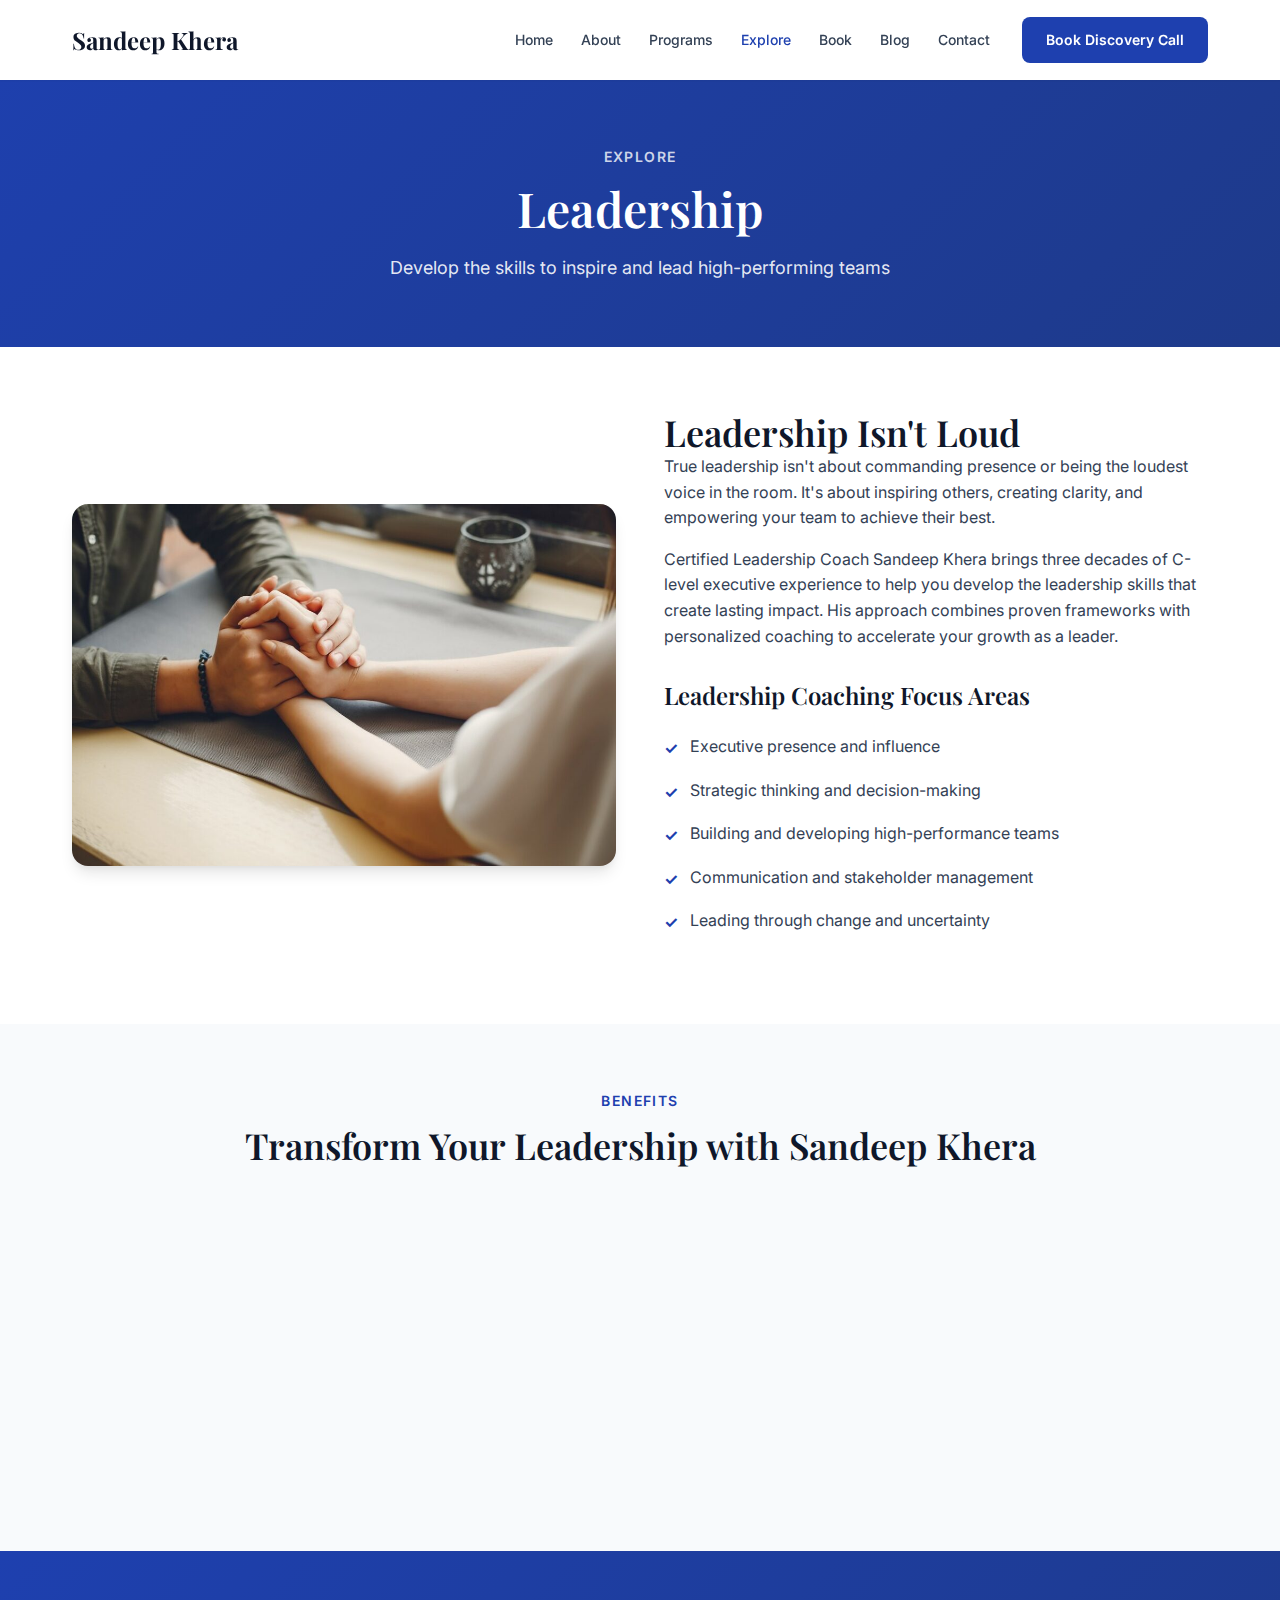
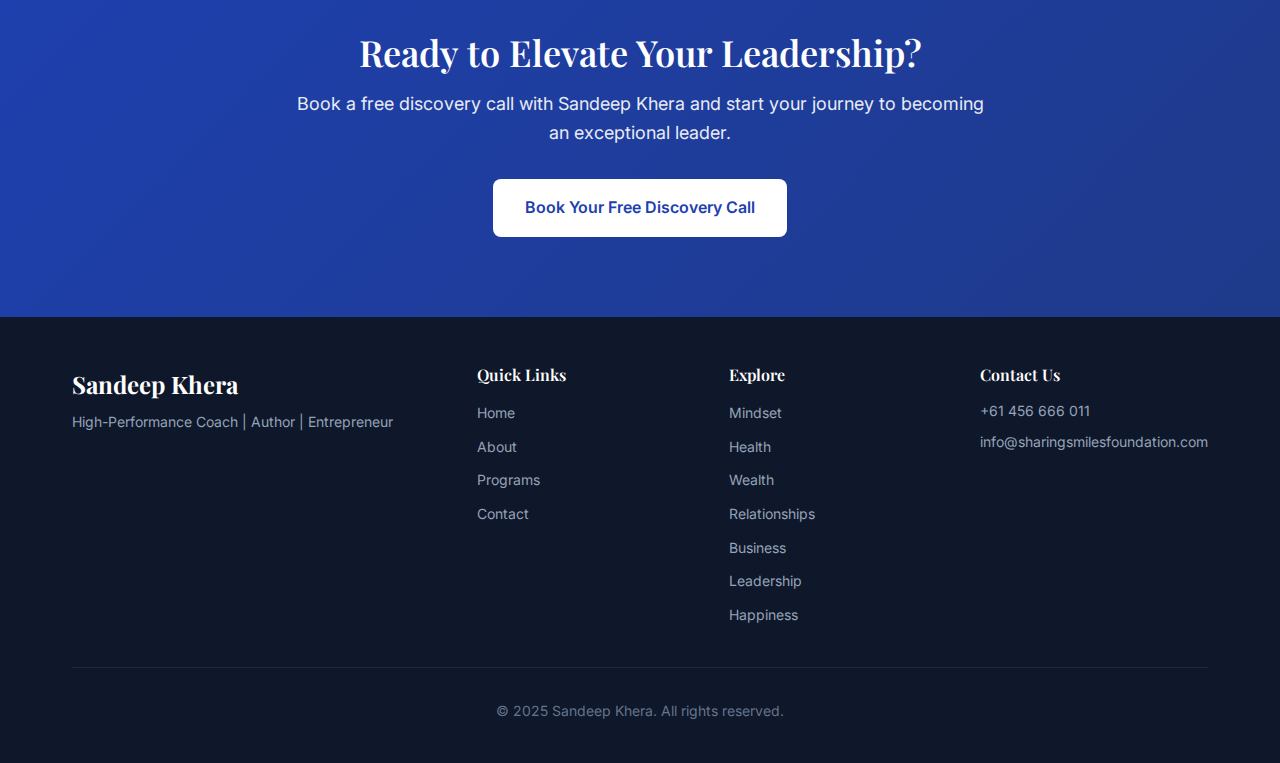
<file: leadership.html>
<!DOCTYPE html>
<html lang="en">
<head>
    <meta charset="UTF-8">
    <meta name="viewport" content="width=device-width, initial-scale=1.0">
    <meta name="description" content="Develop exceptional leadership skills with Sandeep Khera. Inspire teams, drive results, and create lasting impact as a leader.">
    <title>Leadership Development | Sandeep Khera - High-Performance Coach</title>
    <link rel="preconnect" href="https://fonts.googleapis.com">
    <link rel="preconnect" href="https://fonts.gstatic.com" crossorigin>
    <link href="https://fonts.googleapis.com/css2?family=Playfair+Display:wght@400;500;600;700&family=Inter:wght@300;400;500;600;700&display=swap" rel="stylesheet">
    <link rel="stylesheet" href="css/styles.css">
    <link rel="icon" type="image/png" href="images/favicon.png">
</head>
<body>
    <header class="header" id="header">
        <div class="container">
            <nav class="nav">
                <a href="index.html" class="logo"><span class="logo-text">Sandeep Khera</span></a>
                <button class="nav-toggle" aria-label="Toggle navigation" aria-expanded="false"><span class="hamburger"></span></button>
                <ul class="nav-menu">
                    <li class="nav-item"><a href="index.html" class="nav-link">Home</a></li>
                    <li class="nav-item has-dropdown"><a href="about.html" class="nav-link">About</a>
                        <ul class="dropdown-menu">
                            <li><a href="about.html#story">The Story</a></li>
                            <li><a href="about.html#system">The System</a></li>
                            <li><a href="about.html#science">The Science</a></li>
                        </ul>
                    </li>
                    <li class="nav-item has-dropdown"><a href="programs.html" class="nav-link">Programs</a>
                        <ul class="dropdown-menu">
                            <li><a href="programs.html#one-on-one">1-1 High-Performance Coaching</a></li>
                            <li><a href="programs.html#group">Group Coaching</a></li>
                            <li><a href="programs.html#workshops">Team Workshops</a></li>
                        </ul>
                    </li>
                    <li class="nav-item has-dropdown"><a href="#" class="nav-link active">Explore</a>
                        <ul class="dropdown-menu">
                            <li><a href="mindset.html">Mindset</a></li>
                            <li><a href="health.html">Health</a></li>
                            <li><a href="wealth.html">Wealth</a></li>
                            <li><a href="relationships.html">Relationships</a></li>
                            <li><a href="business.html">Business</a></li>
                            <li><a href="leadership.html">Leadership</a></li>
                            <li><a href="happiness.html">Happiness</a></li>
                        </ul>
                    </li>
                    <li class="nav-item"><a href="book.html" class="nav-link">Book</a></li>
                    <li class="nav-item"><a href="blog.html" class="nav-link">Blog</a></li>
                    <li class="nav-item"><a href="contact.html" class="nav-link">Contact</a></li>
                    <li class="nav-item nav-cta"><a href="contact.html#booking" class="btn btn-primary">Book Discovery Call</a></li>
                </ul>
            </nav>
        </div>
    </header>

    <section class="page-header">
        <div class="container">
            <span class="section-label">Explore</span>
            <h1 class="section-title">Leadership</h1>
            <p class="section-subtitle">Develop the skills to inspire and lead high-performing teams</p>
        </div>
    </section>

    <section class="content-section">
        <div class="container">
            <div class="content-grid">
                <div class="content-image">
                    <img src="images/leadership-coaching.jpg" alt="Leadership Development with Sandeep Khera" loading="lazy">
                </div>
                <div class="content-text">
                    <h2>Leadership Isn't Loud</h2>
                    <p>True leadership isn't about commanding presence or being the loudest voice in the room. It's about inspiring others, creating clarity, and empowering your team to achieve their best.</p>
                    <p>Certified Leadership Coach Sandeep Khera brings three decades of C-level executive experience to help you develop the leadership skills that create lasting impact. His approach combines proven frameworks with personalized coaching to accelerate your growth as a leader.</p>
                    <h3 class="mt-8">Leadership Coaching Focus Areas</h3>
                    <ul class="content-list">
                        <li>Executive presence and influence</li>
                        <li>Strategic thinking and decision-making</li>
                        <li>Building and developing high-performance teams</li>
                        <li>Communication and stakeholder management</li>
                        <li>Leading through change and uncertainty</li>
                    </ul>
                </div>
            </div>
        </div>
    </section>

    <section class="content-section section-alt">
        <div class="container">
            <div class="section-header text-center">
                <span class="section-label">Benefits</span>
                <h2 class="section-title">Transform Your Leadership with Sandeep Khera</h2>
            </div>
            <div class="pillars-grid mt-12">
                <div class="pillar-card">
                    <div class="pillar-icon">
                        <svg xmlns="http://www.w3.org/2000/svg" width="48" height="48" viewBox="0 0 24 24" fill="none" stroke="currentColor" stroke-width="1.5"><polygon points="12 2 15.09 8.26 22 9.27 17 14.14 18.18 21.02 12 17.77 5.82 21.02 7 14.14 2 9.27 8.91 8.26 12 2"/></svg>
                    </div>
                    <h3 class="pillar-title">Inspiring Presence</h3>
                    <p class="pillar-description">Develop the executive presence that inspires confidence and trust.</p>
                </div>
                <div class="pillar-card">
                    <div class="pillar-icon">
                        <svg xmlns="http://www.w3.org/2000/svg" width="48" height="48" viewBox="0 0 24 24" fill="none" stroke="currentColor" stroke-width="1.5"><circle cx="12" cy="12" r="10"/><line x1="12" y1="8" x2="12" y2="12"/><line x1="12" y1="16" x2="12.01" y2="16"/></svg>
                    </div>
                    <h3 class="pillar-title">Clear Vision</h3>
                    <p class="pillar-description">Create and communicate compelling vision that aligns teams.</p>
                </div>
                <div class="pillar-card">
                    <div class="pillar-icon">
                        <svg xmlns="http://www.w3.org/2000/svg" width="48" height="48" viewBox="0 0 24 24" fill="none" stroke="currentColor" stroke-width="1.5"><path d="M17 21v-2a4 4 0 0 0-4-4H5a4 4 0 0 0-4 4v2"/><circle cx="9" cy="7" r="4"/><path d="M23 21v-2a4 4 0 0 0-3-3.87"/><path d="M16 3.13a4 4 0 0 1 0 7.75"/></svg>
                    </div>
                    <h3 class="pillar-title">Team Development</h3>
                    <p class="pillar-description">Build and nurture high-performing teams that deliver results.</p>
                </div>
                <div class="pillar-card">
                    <div class="pillar-icon">
                        <svg xmlns="http://www.w3.org/2000/svg" width="48" height="48" viewBox="0 0 24 24" fill="none" stroke="currentColor" stroke-width="1.5"><path d="M18 8A6 6 0 0 0 6 8c0 7-3 9-3 9h18s-3-2-3-9"/><path d="M13.73 21a2 2 0 0 1-3.46 0"/></svg>
                    </div>
                    <h3 class="pillar-title">Decisive Action</h3>
                    <p class="pillar-description">Make confident decisions even in complex situations.</p>
                </div>
            </div>
        </div>
    </section>

    <section class="cta section">
        <div class="container">
            <div class="cta-content text-center">
                <h2 class="cta-title">Ready to Elevate Your Leadership?</h2>
                <p class="cta-description">Book a free discovery call with Sandeep Khera and start your journey to becoming an exceptional leader.</p>
                <a href="contact.html#booking" class="btn btn-primary btn-large">Book Your Free Discovery Call</a>
            </div>
        </div>
    </section>

    <footer class="footer" id="footer">
        <div class="container">
            <div class="footer-content">
                <div class="footer-brand">
                    <a href="index.html" class="footer-logo">Sandeep Khera</a>
                    <p class="footer-tagline">High-Performance Coach | Author | Entrepreneur</p>
                </div>
                <div class="footer-links">
                    <div class="footer-column">
                        <h4>Quick Links</h4>
                        <ul><li><a href="index.html">Home</a></li><li><a href="about.html">About</a></li><li><a href="programs.html">Programs</a></li><li><a href="contact.html">Contact</a></li></ul>
                    </div>
                    <div class="footer-column">
                        <h4>Explore</h4>
                        <ul><li><a href="mindset.html">Mindset</a></li><li><a href="health.html">Health</a></li><li><a href="wealth.html">Wealth</a></li><li><a href="relationships.html">Relationships</a></li><li><a href="business.html">Business</a></li><li><a href="leadership.html">Leadership</a></li><li><a href="happiness.html">Happiness</a></li></ul>
                    </div>
                    <div class="footer-column">
                        <h4>Contact Us</h4>
                        <ul class="contact-list"><li><a href="tel:+61456666011">+61 456 666 011</a></li><li><a href="mailto:info@sharingsmilesfoundation.com">info@sharingsmilesfoundation.com</a></li></ul>
                    </div>
                </div>
            </div>
            <div class="footer-bottom"><p>&copy; 2025 Sandeep Khera. All rights reserved.</p></div>
        </div>
    </footer>
    <script src="js/main.js"></script>
</body>
</html>
</file>
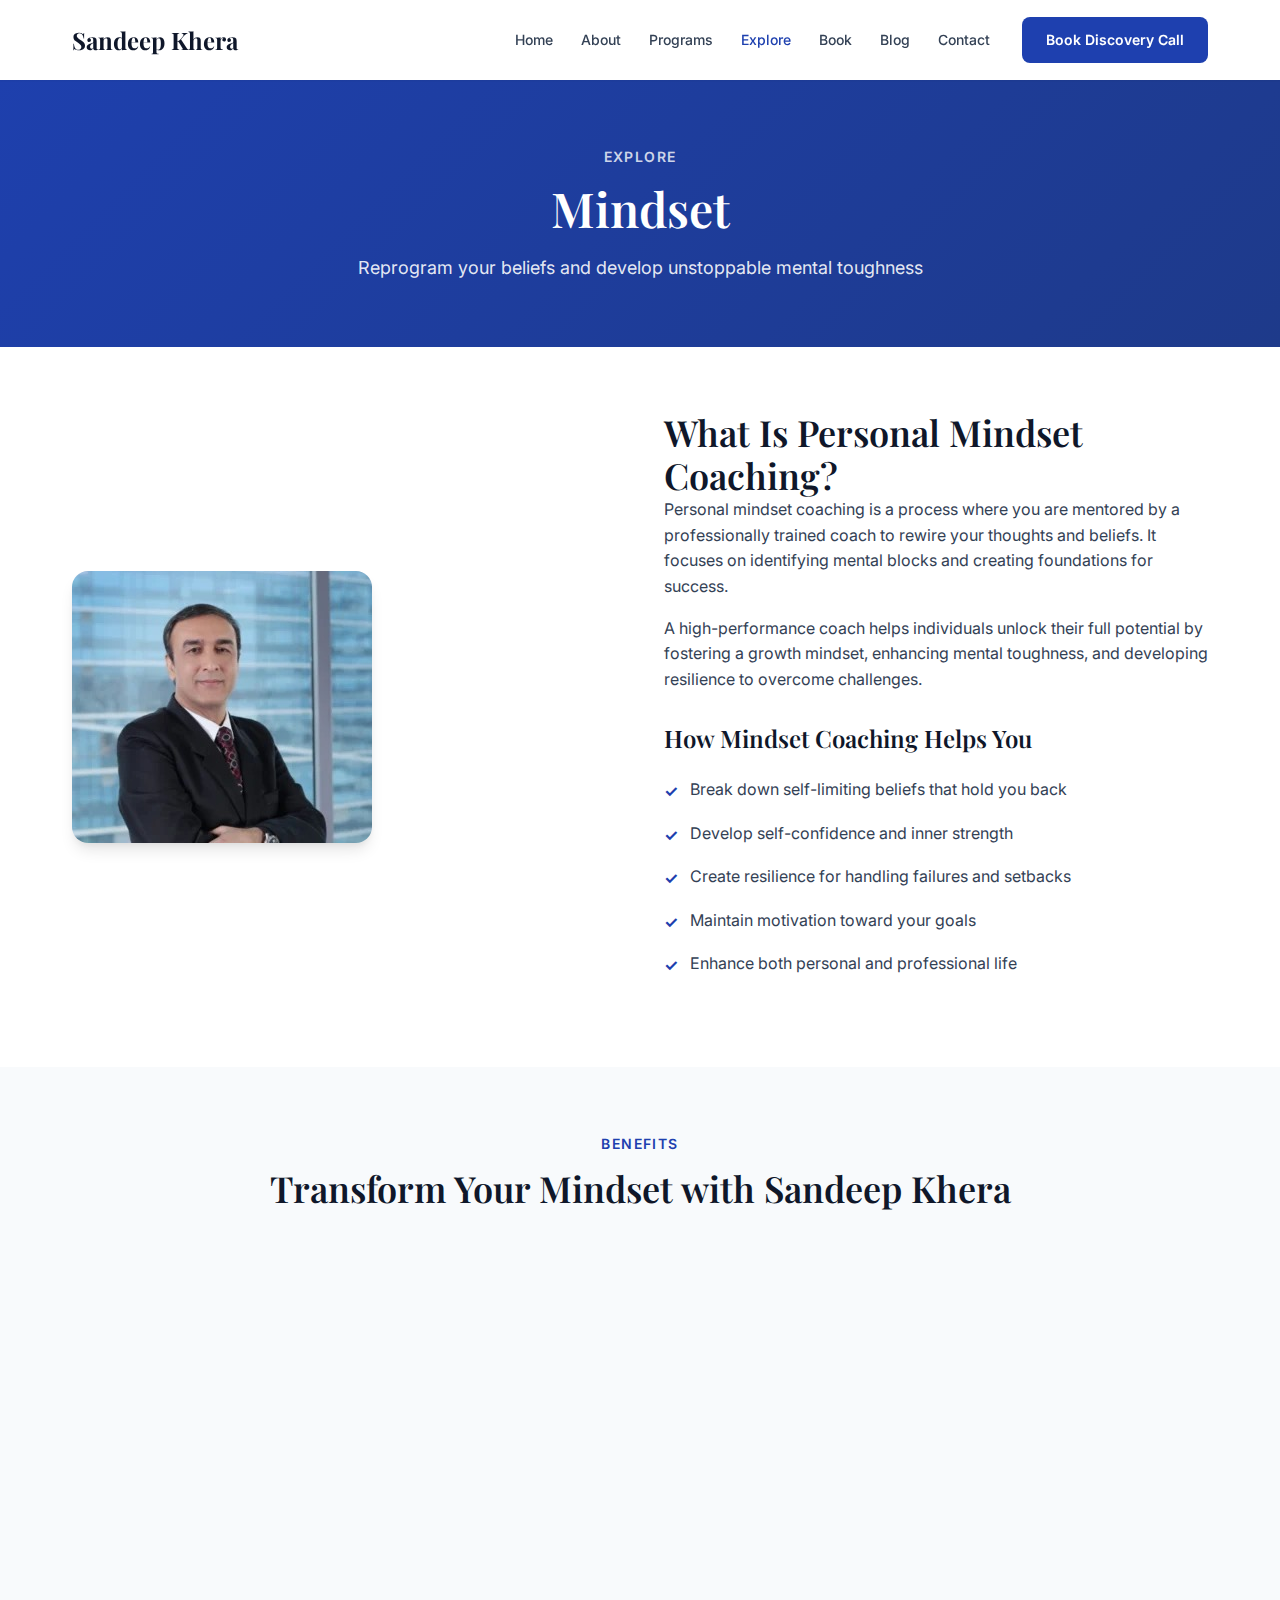
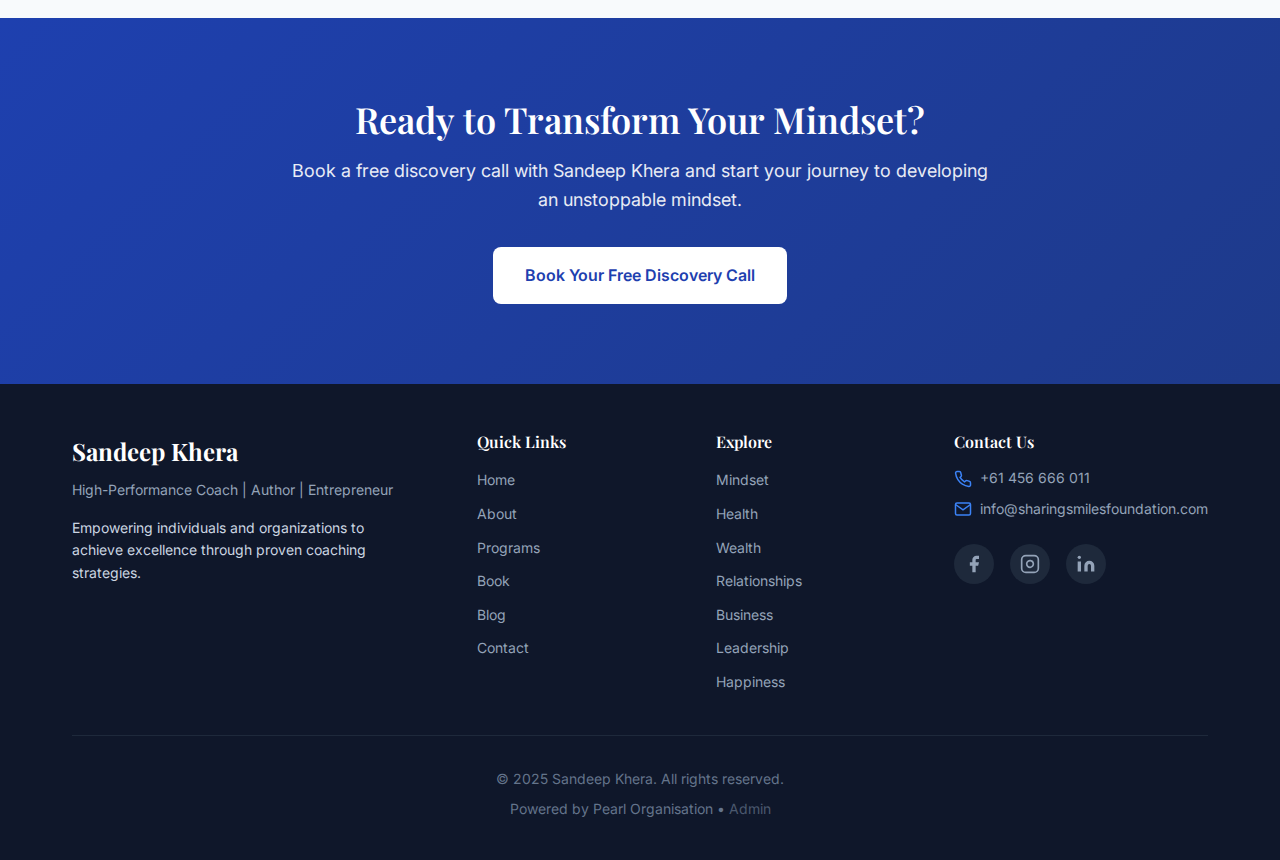
<file: mindset.html>
<!DOCTYPE html>
<html lang="en">
<head>
    <meta charset="UTF-8">
    <meta name="viewport" content="width=device-width, initial-scale=1.0">
    <meta name="description" content="Transform your mindset with Sandeep Khera's high-performance coaching. Develop mental toughness, overcome limiting beliefs, and achieve breakthrough results.">
    <title>Mindset Coaching | Sandeep Khera - High-Performance Coach</title>
    <link rel="preconnect" href="https://fonts.googleapis.com">
    <link rel="preconnect" href="https://fonts.gstatic.com" crossorigin>
    <link href="https://fonts.googleapis.com/css2?family=Playfair+Display:wght@400;500;600;700&family=Inter:wght@300;400;500;600;700&display=swap" rel="stylesheet">
    <link rel="stylesheet" href="css/styles.css">
    <link rel="icon" type="image/png" href="images/favicon.png">
</head>
<body>
    <!-- Header -->
    <header class="header" id="header">
        <div class="container">
            <nav class="nav">
                <a href="index.html" class="logo">
                    <span class="logo-text">Sandeep Khera</span>
                </a>
                <button class="nav-toggle" aria-label="Toggle navigation" aria-expanded="false">
                    <span class="hamburger"></span>
                </button>
                <ul class="nav-menu">
                    <li class="nav-item"><a href="index.html" class="nav-link">Home</a></li>
                    <li class="nav-item has-dropdown">
                        <a href="about.html" class="nav-link">About</a>
                        <ul class="dropdown-menu">
                            <li><a href="about.html#story">The Story</a></li>
                            <li><a href="about.html#system">The System</a></li>
                            <li><a href="about.html#science">The Science</a></li>
                        </ul>
                    </li>
                    <li class="nav-item has-dropdown">
                        <a href="programs.html" class="nav-link">Programs</a>
                        <ul class="dropdown-menu">
                            <li><a href="programs.html#one-on-one">1-1 High-Performance Coaching</a></li>
                            <li><a href="programs.html#group">Group Coaching</a></li>
                            <li><a href="programs.html#workshops">Team Workshops</a></li>
                        </ul>
                    </li>
                    <li class="nav-item has-dropdown">
                        <a href="#" class="nav-link active">Explore</a>
                        <ul class="dropdown-menu">
                            <li><a href="mindset.html">Mindset</a></li>
                            <li><a href="health.html">Health</a></li>
                            <li><a href="wealth.html">Wealth</a></li>
                            <li><a href="relationships.html">Relationships</a></li>
                            <li><a href="business.html">Business</a></li>
                            <li><a href="leadership.html">Leadership</a></li>
                            <li><a href="happiness.html">Happiness</a></li>
                        </ul>
                    </li>
                    <li class="nav-item"><a href="book.html" class="nav-link">Book</a></li>
                    <li class="nav-item"><a href="blog.html" class="nav-link">Blog</a></li>
                    <li class="nav-item"><a href="contact.html" class="nav-link">Contact</a></li>
                    <li class="nav-item nav-cta">
                        <a href="contact.html#booking" class="btn btn-primary">Book Discovery Call</a>
                    </li>
                </ul>
            </nav>
        </div>
    </header>

    <!-- Page Header -->
    <section class="page-header">
        <div class="container">
            <span class="section-label">Explore</span>
            <h1 class="section-title">Mindset</h1>
            <p class="section-subtitle">Reprogram your beliefs and develop unstoppable mental toughness</p>
        </div>
    </section>

    <!-- Main Content -->
    <section class="content-section">
        <div class="container">
            <div class="content-grid">
                <div class="content-image">
                    <img src="images/mindset-coaching.jpg" alt="Mindset Coaching with Sandeep Khera" loading="lazy">
                </div>
                <div class="content-text">
                    <h2>What Is Personal Mindset Coaching?</h2>
                    <p>Personal mindset coaching is a process where you are mentored by a professionally trained coach to rewire your thoughts and beliefs. It focuses on identifying mental blocks and creating foundations for success.</p>
                    <p>A high-performance coach helps individuals unlock their full potential by fostering a growth mindset, enhancing mental toughness, and developing resilience to overcome challenges.</p>
                    <h3 class="mt-8">How Mindset Coaching Helps You</h3>
                    <ul class="content-list">
                        <li>Break down self-limiting beliefs that hold you back</li>
                        <li>Develop self-confidence and inner strength</li>
                        <li>Create resilience for handling failures and setbacks</li>
                        <li>Maintain motivation toward your goals</li>
                        <li>Enhance both personal and professional life</li>
                    </ul>
                </div>
            </div>
        </div>
    </section>

    <!-- Benefits Section -->
    <section class="content-section section-alt">
        <div class="container">
            <div class="section-header text-center">
                <span class="section-label">Benefits</span>
                <h2 class="section-title">Transform Your Mindset with Sandeep Khera</h2>
            </div>
            <div class="pillars-grid mt-12">
                <div class="pillar-card">
                    <div class="pillar-icon">
                        <svg xmlns="http://www.w3.org/2000/svg" width="48" height="48" viewBox="0 0 24 24" fill="none" stroke="currentColor" stroke-width="1.5">
                            <circle cx="12" cy="12" r="10"/>
                            <line x1="12" y1="8" x2="12" y2="12"/>
                            <line x1="12" y1="16" x2="12.01" y2="16"/>
                        </svg>
                    </div>
                    <h3 class="pillar-title">Clarity of Goals</h3>
                    <p class="pillar-description">Set clear objectives and actionable plans that align with your vision.</p>
                </div>
                <div class="pillar-card">
                    <div class="pillar-icon">
                        <svg xmlns="http://www.w3.org/2000/svg" width="48" height="48" viewBox="0 0 24 24" fill="none" stroke="currentColor" stroke-width="1.5">
                            <polygon points="12 2 15.09 8.26 22 9.27 17 14.14 18.18 21.02 12 17.77 5.82 21.02 7 14.14 2 9.27 8.91 8.26 12 2"/>
                        </svg>
                    </div>
                    <h3 class="pillar-title">Confidence & Courage</h3>
                    <p class="pillar-description">Make bold decisions with conviction and trust in yourself.</p>
                </div>
                <div class="pillar-card">
                    <div class="pillar-icon">
                        <svg xmlns="http://www.w3.org/2000/svg" width="48" height="48" viewBox="0 0 24 24" fill="none" stroke="currentColor" stroke-width="1.5">
                            <path d="M18 8A6 6 0 0 0 6 8c0 7-3 9-3 9h18s-3-2-3-9"/>
                            <path d="M13.73 21a2 2 0 0 1-3.46 0"/>
                        </svg>
                    </div>
                    <h3 class="pillar-title">Stress Management</h3>
                    <p class="pillar-description">Remain calm and focused under pressure in any situation.</p>
                </div>
                <div class="pillar-card">
                    <div class="pillar-icon">
                        <svg xmlns="http://www.w3.org/2000/svg" width="48" height="48" viewBox="0 0 24 24" fill="none" stroke="currentColor" stroke-width="1.5">
                            <line x1="12" y1="20" x2="12" y2="10"/>
                            <line x1="18" y1="20" x2="18" y2="4"/>
                            <line x1="6" y1="20" x2="6" y2="16"/>
                        </svg>
                    </div>
                    <h3 class="pillar-title">Productivity Boost</h3>
                    <p class="pillar-description">Improved focus and peak performance in everything you do.</p>
                </div>
            </div>
        </div>
    </section>

    <!-- CTA Section -->
    <section class="cta section">
        <div class="container">
            <div class="cta-content text-center">
                <h2 class="cta-title">Ready to Transform Your Mindset?</h2>
                <p class="cta-description">Book a free discovery call with Sandeep Khera and start your journey to developing an unstoppable mindset.</p>
                <a href="contact.html#booking" class="btn btn-primary btn-large">Book Your Free Discovery Call</a>
            </div>
        </div>
    </section>

    <!-- Footer -->
    <footer class="footer" id="footer">
        <div class="container">
            <div class="footer-content">
                <div class="footer-brand">
                    <a href="index.html" class="footer-logo">Sandeep Khera</a>
                    <p class="footer-tagline">High-Performance Coach | Author | Entrepreneur</p>
                    <p class="footer-description">Empowering individuals and organizations to achieve excellence through proven coaching strategies.</p>
                </div>
                <div class="footer-links">
                    <div class="footer-column">
                        <h4>Quick Links</h4>
                        <ul>
                            <li><a href="index.html">Home</a></li>
                            <li><a href="about.html">About</a></li>
                            <li><a href="programs.html">Programs</a></li>
                            <li><a href="book.html">Book</a></li>
                            <li><a href="blog.html">Blog</a></li>
                            <li><a href="contact.html">Contact</a></li>
                        </ul>
                    </div>
                    <div class="footer-column">
                        <h4>Explore</h4>
                        <ul>
                            <li><a href="mindset.html">Mindset</a></li>
                            <li><a href="health.html">Health</a></li>
                            <li><a href="wealth.html">Wealth</a></li>
                            <li><a href="relationships.html">Relationships</a></li>
                            <li><a href="business.html">Business</a></li>
                            <li><a href="leadership.html">Leadership</a></li>
                            <li><a href="happiness.html">Happiness</a></li>
                        </ul>
                    </div>
                    <div class="footer-column">
                        <h4>Contact Us</h4>
                        <ul class="contact-list">
                            <li><a href="tel:+61456666011"><svg xmlns="http://www.w3.org/2000/svg" width="18" height="18" viewBox="0 0 24 24" fill="none" stroke="currentColor" stroke-width="2"><path d="M22 16.92v3a2 2 0 0 1-2.18 2 19.79 19.79 0 0 1-8.63-3.07 19.5 19.5 0 0 1-6-6 19.79 19.79 0 0 1-3.07-8.67A2 2 0 0 1 4.11 2h3a2 2 0 0 1 2 1.72 12.84 12.84 0 0 0 .7 2.81 2 2 0 0 1-.45 2.11L8.09 9.91a16 16 0 0 0 6 6l1.27-1.27a2 2 0 0 1 2.11-.45 12.84 12.84 0 0 0 2.81.7A2 2 0 0 1 22 16.92z"/></svg>+61 456 666 011</a></li>
                            <li><a href="mailto:info@sharingsmilesfoundation.com"><svg xmlns="http://www.w3.org/2000/svg" width="18" height="18" viewBox="0 0 24 24" fill="none" stroke="currentColor" stroke-width="2"><path d="M4 4h16c1.1 0 2 .9 2 2v12c0 1.1-.9 2-2 2H4c-1.1 0-2-.9-2-2V6c0-1.1.9-2 2-2z"/><polyline points="22,6 12,13 2,6"/></svg>info@sharingsmilesfoundation.com</a></li>
                        </ul>
                        <div class="social-links">
                            <a href="https://www.facebook.com/sandeepkhera" target="_blank" rel="noopener noreferrer" aria-label="Facebook"><svg xmlns="http://www.w3.org/2000/svg" width="20" height="20" viewBox="0 0 24 24" fill="currentColor"><path d="M18 2h-3a5 5 0 0 0-5 5v3H7v4h3v8h4v-8h3l1-4h-4V7a1 1 0 0 1 1-1h3z"/></svg></a>
                            <a href="https://www.instagram.com/sandeepkhera" target="_blank" rel="noopener noreferrer" aria-label="Instagram"><svg xmlns="http://www.w3.org/2000/svg" width="20" height="20" viewBox="0 0 24 24" fill="none" stroke="currentColor" stroke-width="2"><rect x="2" y="2" width="20" height="20" rx="5" ry="5"/><path d="M16 11.37A4 4 0 1 1 12.63 8 4 4 0 0 1 16 11.37z"/><line x1="17.5" y1="6.5" x2="17.51" y2="6.5"/></svg></a>
                            <a href="https://www.linkedin.com/in/sandeepkhera" target="_blank" rel="noopener noreferrer" aria-label="LinkedIn"><svg xmlns="http://www.w3.org/2000/svg" width="20" height="20" viewBox="0 0 24 24" fill="currentColor"><path d="M16 8a6 6 0 0 1 6 6v7h-4v-7a2 2 0 0 0-2-2 2 2 0 0 0-2 2v7h-4v-7a6 6 0 0 1 6-6z"/><rect x="2" y="9" width="4" height="12"/><circle cx="4" cy="4" r="2"/></svg></a>
                        </div>
                    </div>
                </div>
            </div>
            <div class="footer-bottom">
                <p>&copy; 2025 Sandeep Khera. All rights reserved.</p>
                <p class="footer-credit">Powered by Pearl Organisation • <a href="/admin/" style="color: inherit; opacity: 0.7;">Admin</a></p>
            </div>
        </div>
    </footer>

    <script src="js/main.js"></script>
</body>
</html>
</file>
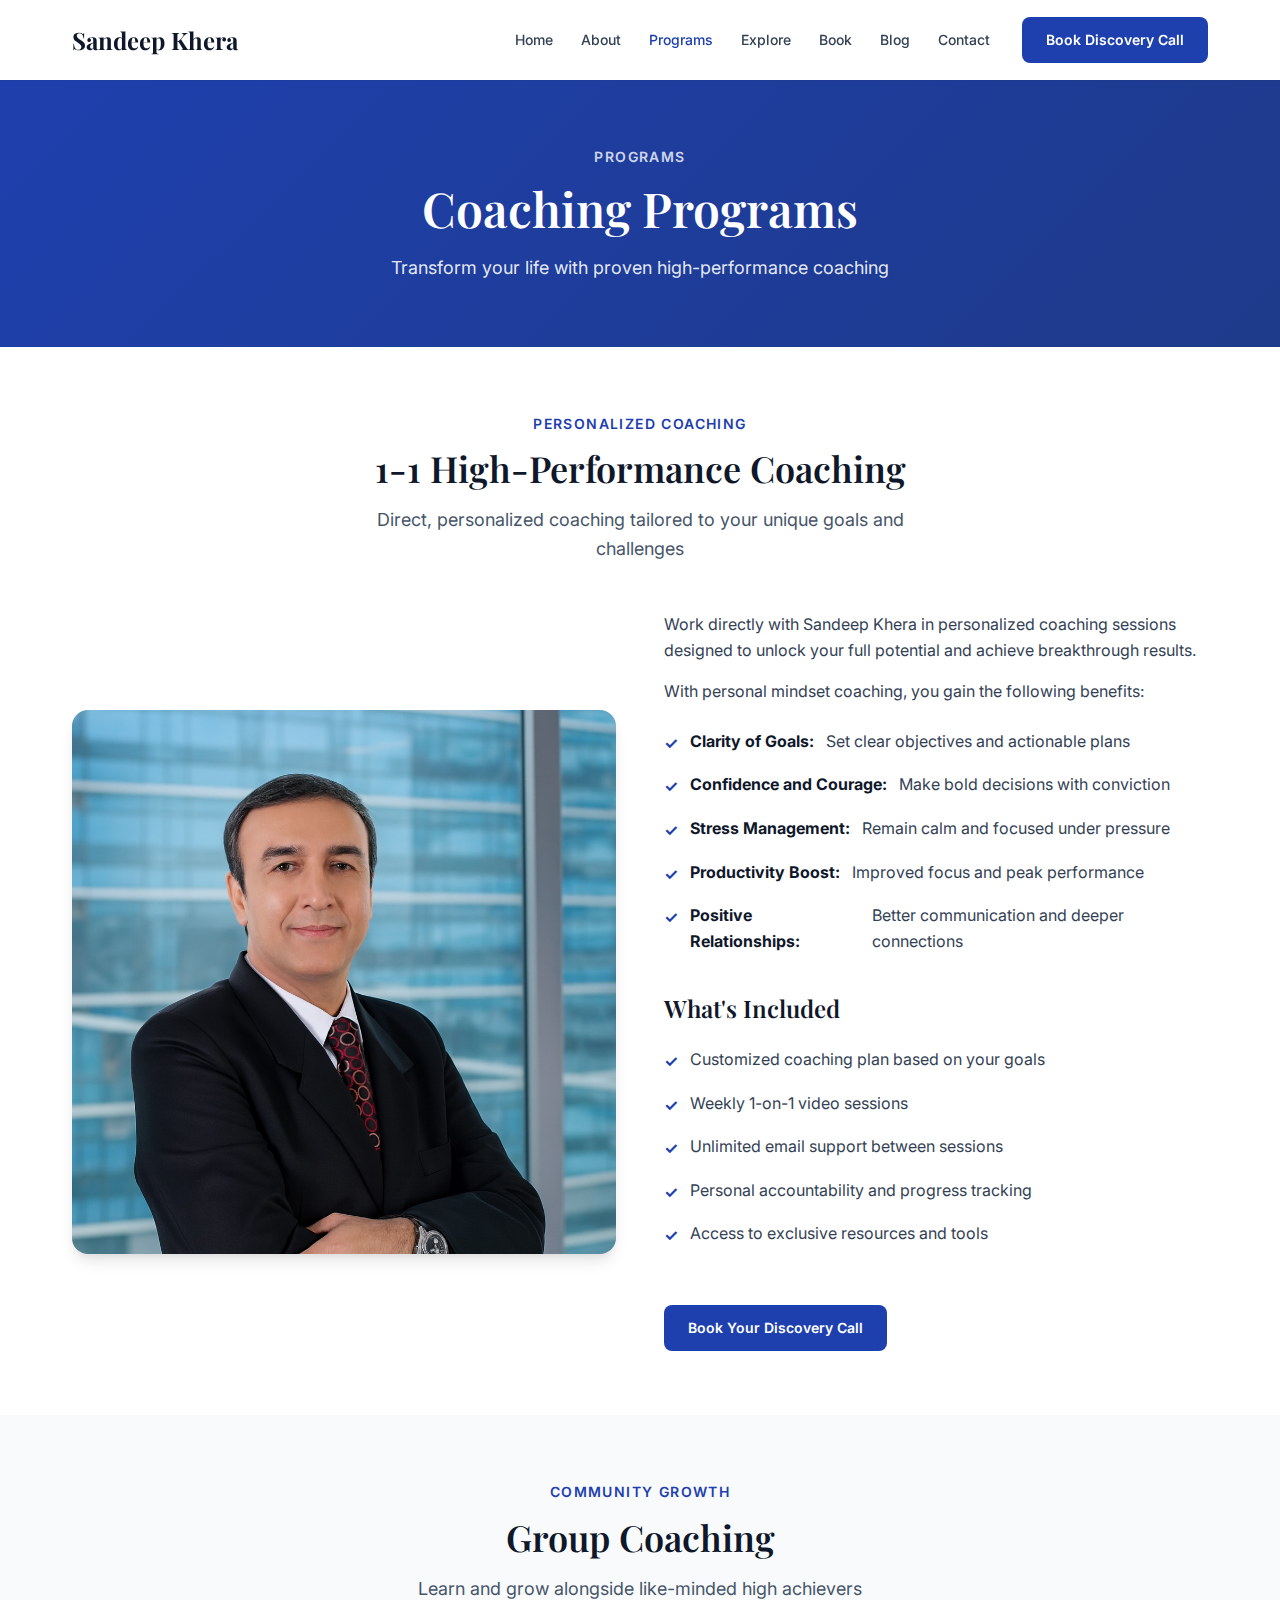
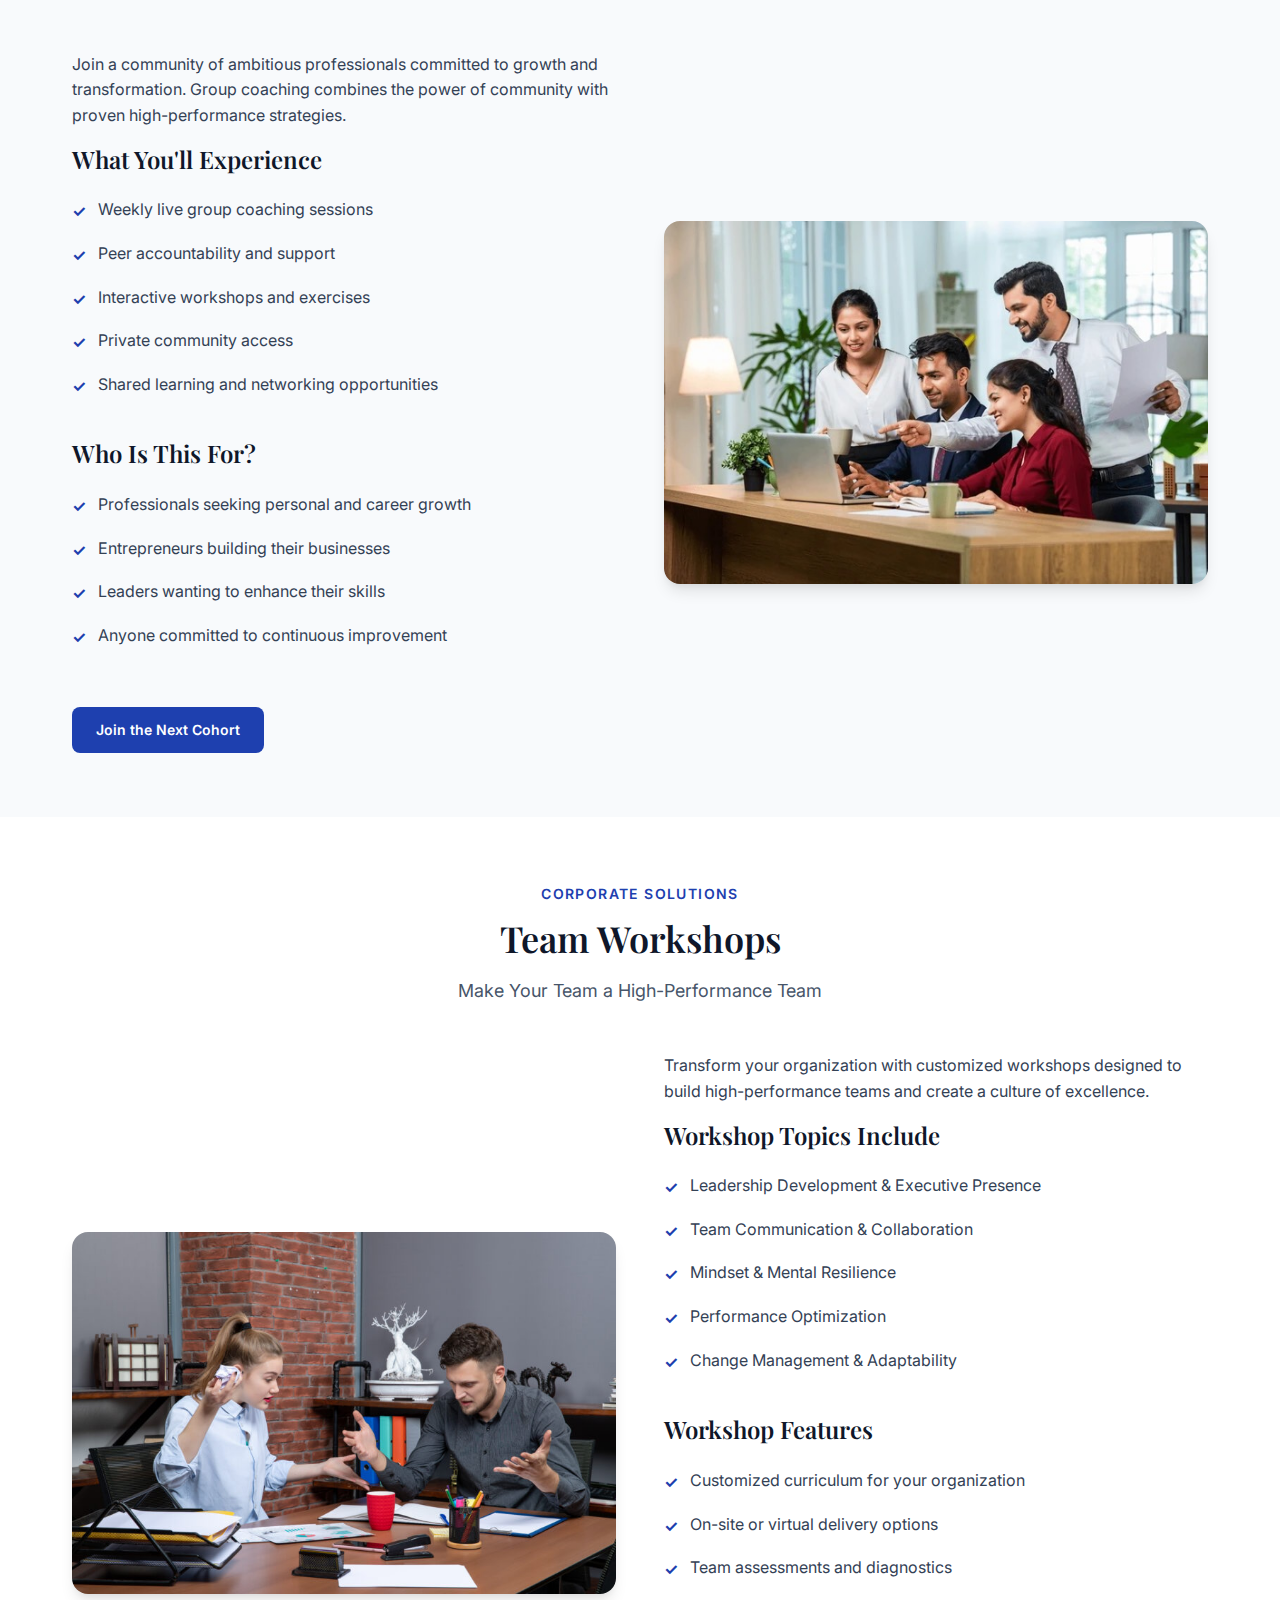
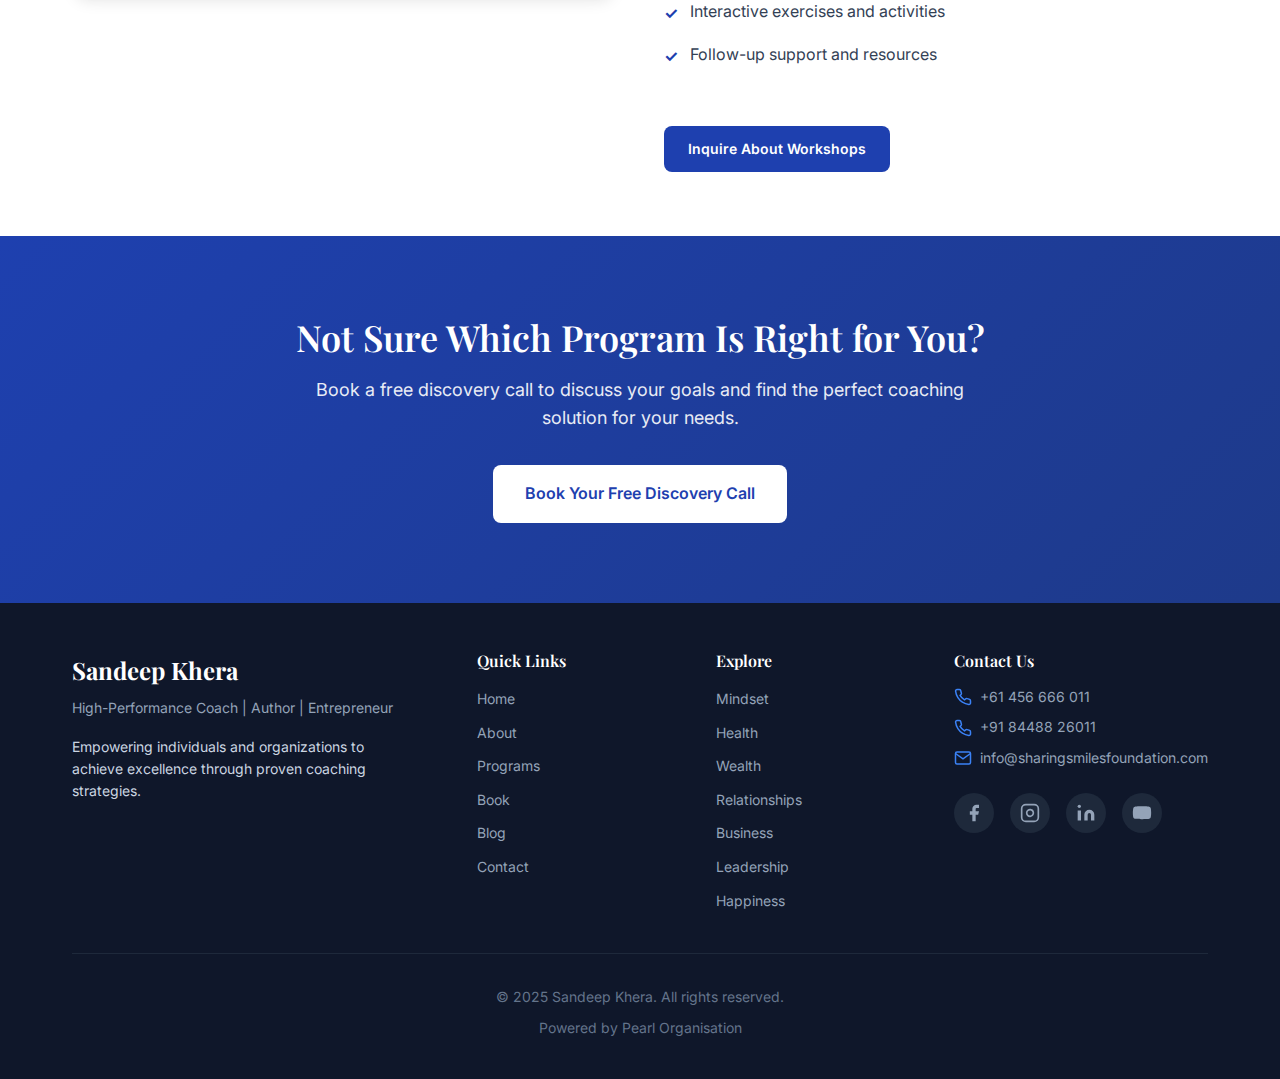
<file: programs.html>
<!DOCTYPE html>
<html lang="en">
<head>
    <meta charset="UTF-8">
    <meta name="viewport" content="width=device-width, initial-scale=1.0">
    <meta name="description" content="Explore Sandeep Khera's coaching programs: 1-1 High-Performance Coaching, Group Coaching, and Team Workshops. Transform your life and career.">
    <title>Coaching Programs | Sandeep Khera - High-Performance Coach</title>
    <link rel="preconnect" href="https://fonts.googleapis.com">
    <link rel="preconnect" href="https://fonts.gstatic.com" crossorigin>
    <link href="https://fonts.googleapis.com/css2?family=Playfair+Display:wght@400;500;600;700&family=Inter:wght@300;400;500;600;700&display=swap" rel="stylesheet">
    <link rel="stylesheet" href="css/styles.css">
    <link rel="icon" type="image/png" href="images/favicon.png">
</head>
<body>
    <!-- Header -->
    <header class="header" id="header">
        <div class="container">
            <nav class="nav">
                <a href="index.html" class="logo">
                    <span class="logo-text">Sandeep Khera</span>
                </a>

                <button class="nav-toggle" aria-label="Toggle navigation" aria-expanded="false">
                    <span class="hamburger"></span>
                </button>

                <ul class="nav-menu">
                    <li class="nav-item"><a href="index.html" class="nav-link">Home</a></li>
                    <li class="nav-item has-dropdown">
                        <a href="about.html" class="nav-link">About</a>
                        <ul class="dropdown-menu">
                            <li><a href="about.html#story">The Story</a></li>
                            <li><a href="about.html#system">The System</a></li>
                            <li><a href="about.html#science">The Science</a></li>
                        </ul>
                    </li>
                    <li class="nav-item has-dropdown">
                        <a href="programs.html" class="nav-link active">Programs</a>
                        <ul class="dropdown-menu">
                            <li><a href="programs.html#one-on-one">1-1 High-Performance Coaching</a></li>
                            <li><a href="programs.html#group">Group Coaching</a></li>
                            <li><a href="programs.html#workshops">Team Workshops</a></li>
                        </ul>
                    </li>
                    <li class="nav-item has-dropdown">
                        <a href="#explore" class="nav-link">Explore</a>
                        <ul class="dropdown-menu">
                            <li><a href="mindset.html">Mindset</a></li>
                            <li><a href="health.html">Health</a></li>
                            <li><a href="wealth.html">Wealth</a></li>
                            <li><a href="relationships.html">Relationships</a></li>
                            <li><a href="business.html">Business</a></li>
                            <li><a href="leadership.html">Leadership</a></li>
                            <li><a href="happiness.html">Happiness</a></li>
                        </ul>
                    </li>
                    <li class="nav-item"><a href="book.html" class="nav-link">Book</a></li>
                    <li class="nav-item"><a href="blog.html" class="nav-link">Blog</a></li>
                    <li class="nav-item"><a href="contact.html" class="nav-link">Contact</a></li>
                    <li class="nav-item nav-cta">
                        <a href="contact.html#booking" class="btn btn-primary">Book Discovery Call</a>
                    </li>
                </ul>
            </nav>
        </div>
    </header>

    <!-- Page Header -->
    <section class="page-header">
        <div class="container">
            <span class="section-label">Programs</span>
            <h1 class="section-title">Coaching Programs</h1>
            <p class="section-subtitle">Transform your life with proven high-performance coaching</p>
        </div>
    </section>

    <!-- 1-1 Coaching Section -->
    <section class="content-section" id="one-on-one">
        <div class="container">
            <div class="section-header text-center">
                <span class="section-label">Personalized Coaching</span>
                <h2 class="section-title">1-1 High-Performance Coaching</h2>
                <p class="section-subtitle">Direct, personalized coaching tailored to your unique goals and challenges</p>
            </div>

            <div class="content-grid mt-12">
                <div class="content-image">
                    <img src="images/one-on-one-coaching.jpg" alt="1-1 High-Performance Coaching with Sandeep Khera" loading="lazy">
                </div>
                <div class="content-text">
                    <p>Work directly with Sandeep Khera in personalized coaching sessions designed to unlock your full potential and achieve breakthrough results.</p>
                    <p>With personal mindset coaching, you gain the following benefits:</p>
                    <ul class="content-list">
                        <li><strong>Clarity of Goals:</strong> Set clear objectives and actionable plans</li>
                        <li><strong>Confidence and Courage:</strong> Make bold decisions with conviction</li>
                        <li><strong>Stress Management:</strong> Remain calm and focused under pressure</li>
                        <li><strong>Productivity Boost:</strong> Improved focus and peak performance</li>
                        <li><strong>Positive Relationships:</strong> Better communication and deeper connections</li>
                    </ul>
                    <h3 class="mt-8">What's Included</h3>
                    <ul class="content-list">
                        <li>Customized coaching plan based on your goals</li>
                        <li>Weekly 1-on-1 video sessions</li>
                        <li>Unlimited email support between sessions</li>
                        <li>Personal accountability and progress tracking</li>
                        <li>Access to exclusive resources and tools</li>
                    </ul>
                    <a href="contact.html#booking" class="btn btn-primary mt-8">Book Your Discovery Call</a>
                </div>
            </div>
        </div>
    </section>

    <!-- Group Coaching Section -->
    <section class="content-section section-alt" id="group">
        <div class="container">
            <div class="section-header text-center">
                <span class="section-label">Community Growth</span>
                <h2 class="section-title">Group Coaching</h2>
                <p class="section-subtitle">Learn and grow alongside like-minded high achievers</p>
            </div>

            <div class="content-grid mt-12">
                <div class="content-text">
                    <p>Join a community of ambitious professionals committed to growth and transformation. Group coaching combines the power of community with proven high-performance strategies.</p>
                    <h3>What You'll Experience</h3>
                    <ul class="content-list">
                        <li>Weekly live group coaching sessions</li>
                        <li>Peer accountability and support</li>
                        <li>Interactive workshops and exercises</li>
                        <li>Private community access</li>
                        <li>Shared learning and networking opportunities</li>
                    </ul>
                    <h3 class="mt-8">Who Is This For?</h3>
                    <ul class="content-list">
                        <li>Professionals seeking personal and career growth</li>
                        <li>Entrepreneurs building their businesses</li>
                        <li>Leaders wanting to enhance their skills</li>
                        <li>Anyone committed to continuous improvement</li>
                    </ul>
                    <a href="contact.html#booking" class="btn btn-primary mt-8">Join the Next Cohort</a>
                </div>
                <div class="content-image">
                    <img src="images/group-coaching.jpg" alt="Group Coaching with Sandeep Khera" loading="lazy">
                </div>
            </div>
        </div>
    </section>

    <!-- Team Workshops Section -->
    <section class="content-section" id="workshops">
        <div class="container">
            <div class="section-header text-center">
                <span class="section-label">Corporate Solutions</span>
                <h2 class="section-title">Team Workshops</h2>
                <p class="section-subtitle">Make Your Team a High-Performance Team</p>
            </div>

            <div class="content-grid mt-12">
                <div class="content-image">
                    <img src="images/team-workshops.jpg" alt="Team Workshops with Sandeep Khera" loading="lazy">
                </div>
                <div class="content-text">
                    <p>Transform your organization with customized workshops designed to build high-performance teams and create a culture of excellence.</p>
                    <h3>Workshop Topics Include</h3>
                    <ul class="content-list">
                        <li>Leadership Development & Executive Presence</li>
                        <li>Team Communication & Collaboration</li>
                        <li>Mindset & Mental Resilience</li>
                        <li>Performance Optimization</li>
                        <li>Change Management & Adaptability</li>
                    </ul>
                    <h3 class="mt-8">Workshop Features</h3>
                    <ul class="content-list">
                        <li>Customized curriculum for your organization</li>
                        <li>On-site or virtual delivery options</li>
                        <li>Team assessments and diagnostics</li>
                        <li>Interactive exercises and activities</li>
                        <li>Follow-up support and resources</li>
                    </ul>
                    <a href="contact.html" class="btn btn-primary mt-8">Inquire About Workshops</a>
                </div>
            </div>
        </div>
    </section>

    <!-- CTA Section -->
    <section class="cta section">
        <div class="container">
            <div class="cta-content text-center">
                <h2 class="cta-title">Not Sure Which Program Is Right for You?</h2>
                <p class="cta-description">Book a free discovery call to discuss your goals and find the perfect coaching solution for your needs.</p>
                <a href="contact.html#booking" class="btn btn-primary btn-large">Book Your Free Discovery Call</a>
            </div>
        </div>
    </section>

    <!-- Footer -->
    <footer class="footer" id="footer">
        <div class="container">
            <div class="footer-content">
                <div class="footer-brand">
                    <a href="index.html" class="footer-logo">Sandeep Khera</a>
                    <p class="footer-tagline">High-Performance Coach | Author | Entrepreneur</p>
                    <p class="footer-description">Empowering individuals and organizations to achieve excellence through proven coaching strategies.</p>
                </div>

                <div class="footer-links">
                    <div class="footer-column">
                        <h4>Quick Links</h4>
                        <ul>
                            <li><a href="index.html">Home</a></li>
                            <li><a href="about.html">About</a></li>
                            <li><a href="programs.html">Programs</a></li>
                            <li><a href="book.html">Book</a></li>
                            <li><a href="blog.html">Blog</a></li>
                            <li><a href="contact.html">Contact</a></li>
                        </ul>
                    </div>

                    <div class="footer-column">
                        <h4>Explore</h4>
                        <ul>
                            <li><a href="mindset.html">Mindset</a></li>
                            <li><a href="health.html">Health</a></li>
                            <li><a href="wealth.html">Wealth</a></li>
                            <li><a href="relationships.html">Relationships</a></li>
                            <li><a href="business.html">Business</a></li>
                            <li><a href="leadership.html">Leadership</a></li>
                            <li><a href="happiness.html">Happiness</a></li>
                        </ul>
                    </div>

                    <div class="footer-column">
                        <h4>Contact Us</h4>
                        <ul class="contact-list">
                            <li>
                                <a href="tel:+61456666011">
                                    <svg xmlns="http://www.w3.org/2000/svg" width="18" height="18" viewBox="0 0 24 24" fill="none" stroke="currentColor" stroke-width="2">
                                        <path d="M22 16.92v3a2 2 0 0 1-2.18 2 19.79 19.79 0 0 1-8.63-3.07 19.5 19.5 0 0 1-6-6 19.79 19.79 0 0 1-3.07-8.67A2 2 0 0 1 4.11 2h3a2 2 0 0 1 2 1.72 12.84 12.84 0 0 0 .7 2.81 2 2 0 0 1-.45 2.11L8.09 9.91a16 16 0 0 0 6 6l1.27-1.27a2 2 0 0 1 2.11-.45 12.84 12.84 0 0 0 2.81.7A2 2 0 0 1 22 16.92z"/>
                                    </svg>
                                    +61 456 666 011
                                </a>
                            </li>
                            <li>
                                <a href="tel:+918448826011">
                                    <svg xmlns="http://www.w3.org/2000/svg" width="18" height="18" viewBox="0 0 24 24" fill="none" stroke="currentColor" stroke-width="2">
                                        <path d="M22 16.92v3a2 2 0 0 1-2.18 2 19.79 19.79 0 0 1-8.63-3.07 19.5 19.5 0 0 1-6-6 19.79 19.79 0 0 1-3.07-8.67A2 2 0 0 1 4.11 2h3a2 2 0 0 1 2 1.72 12.84 12.84 0 0 0 .7 2.81 2 2 0 0 1-.45 2.11L8.09 9.91a16 16 0 0 0 6 6l1.27-1.27a2 2 0 0 1 2.11-.45 12.84 12.84 0 0 0 2.81.7A2 2 0 0 1 22 16.92z"/>
                                    </svg>
                                    +91 84488 26011
                                </a>
                            </li>
                            <li>
                                <a href="mailto:info@sharingsmilesfoundation.com">
                                    <svg xmlns="http://www.w3.org/2000/svg" width="18" height="18" viewBox="0 0 24 24" fill="none" stroke="currentColor" stroke-width="2">
                                        <path d="M4 4h16c1.1 0 2 .9 2 2v12c0 1.1-.9 2-2 2H4c-1.1 0-2-.9-2-2V6c0-1.1.9-2 2-2z"/>
                                        <polyline points="22,6 12,13 2,6"/>
                                    </svg>
                                    info@sharingsmilesfoundation.com
                                </a>
                            </li>
                        </ul>
                        <div class="social-links">
                            <a href="https://www.facebook.com/sandeepkhera" target="_blank" rel="noopener noreferrer" aria-label="Facebook">
                                <svg xmlns="http://www.w3.org/2000/svg" width="20" height="20" viewBox="0 0 24 24" fill="currentColor">
                                    <path d="M18 2h-3a5 5 0 0 0-5 5v3H7v4h3v8h4v-8h3l1-4h-4V7a1 1 0 0 1 1-1h3z"/>
                                </svg>
                            </a>
                            <a href="https://www.instagram.com/sandeepkhera" target="_blank" rel="noopener noreferrer" aria-label="Instagram">
                                <svg xmlns="http://www.w3.org/2000/svg" width="20" height="20" viewBox="0 0 24 24" fill="none" stroke="currentColor" stroke-width="2">
                                    <rect x="2" y="2" width="20" height="20" rx="5" ry="5"/>
                                    <path d="M16 11.37A4 4 0 1 1 12.63 8 4 4 0 0 1 16 11.37z"/>
                                    <line x1="17.5" y1="6.5" x2="17.51" y2="6.5"/>
                                </svg>
                            </a>
                            <a href="https://www.linkedin.com/in/sandeepkhera" target="_blank" rel="noopener noreferrer" aria-label="LinkedIn">
                                <svg xmlns="http://www.w3.org/2000/svg" width="20" height="20" viewBox="0 0 24 24" fill="currentColor">
                                    <path d="M16 8a6 6 0 0 1 6 6v7h-4v-7a2 2 0 0 0-2-2 2 2 0 0 0-2 2v7h-4v-7a6 6 0 0 1 6-6z"/>
                                    <rect x="2" y="9" width="4" height="12"/>
                                    <circle cx="4" cy="4" r="2"/>
                                </svg>
                            </a>
                            <a href="https://www.youtube.com/@sandeepkhera" target="_blank" rel="noopener noreferrer" aria-label="YouTube">
                                <svg xmlns="http://www.w3.org/2000/svg" width="20" height="20" viewBox="0 0 24 24" fill="currentColor">
                                    <path d="M22.54 6.42a2.78 2.78 0 0 0-1.94-2C18.88 4 12 4 12 4s-6.88 0-8.6.46a2.78 2.78 0 0 0-1.94 2A29 29 0 0 0 1 11.75a29 29 0 0 0 .46 5.33A2.78 2.78 0 0 0 3.4 19c1.72.46 8.6.46 8.6.46s6.88 0 8.6-.46a2.78 2.78 0 0 0 1.94-2 29 29 0 0 0 .46-5.25 29 29 0 0 0-.46-5.33z"/>
                                    <polygon points="9.75 15.02 15.5 11.75 9.75 8.48 9.75 15.02"/>
                                </svg>
                            </a>
                        </div>
                    </div>
                </div>
            </div>

            <div class="footer-bottom">
                <p>&copy; 2025 Sandeep Khera. All rights reserved.</p>
                <p class="footer-credit">Powered by Pearl Organisation</p>
            </div>
        </div>
    </footer>

    <script src="js/main.js"></script>
</body>
</html>
</file>
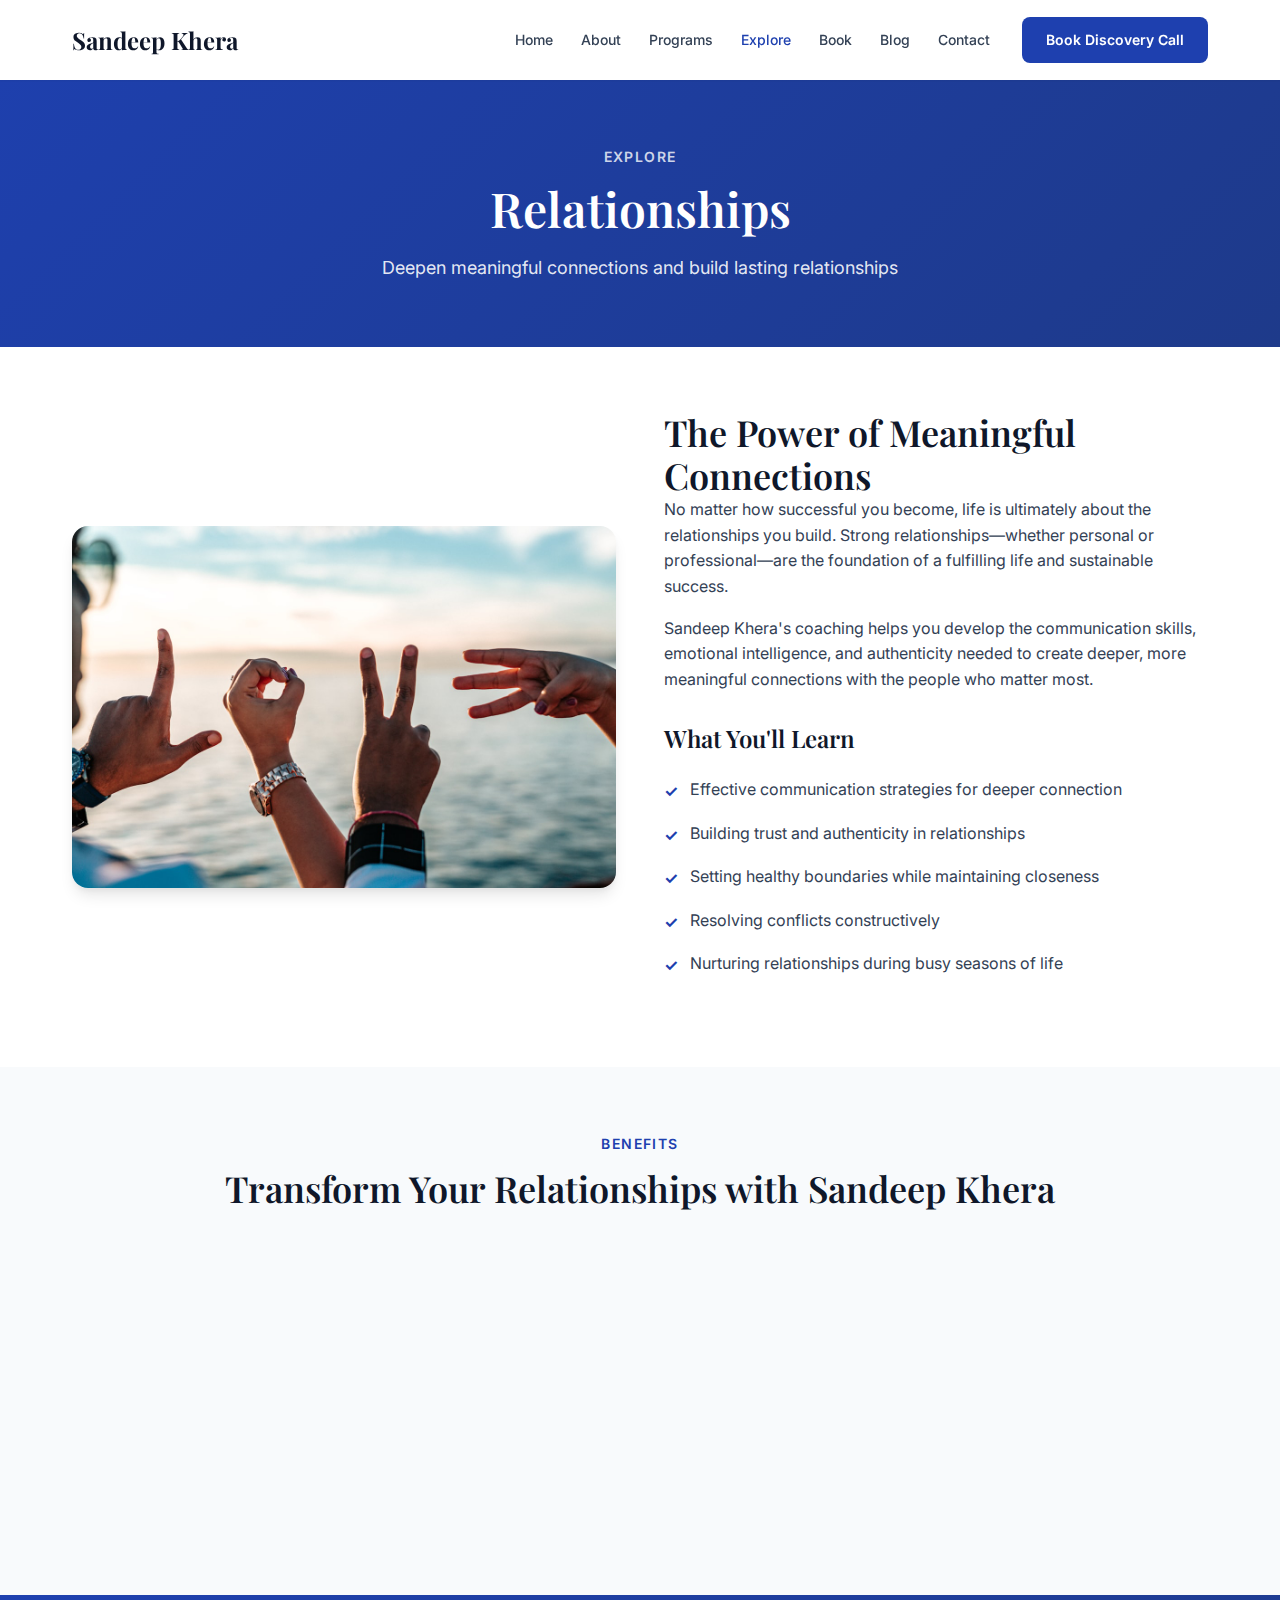
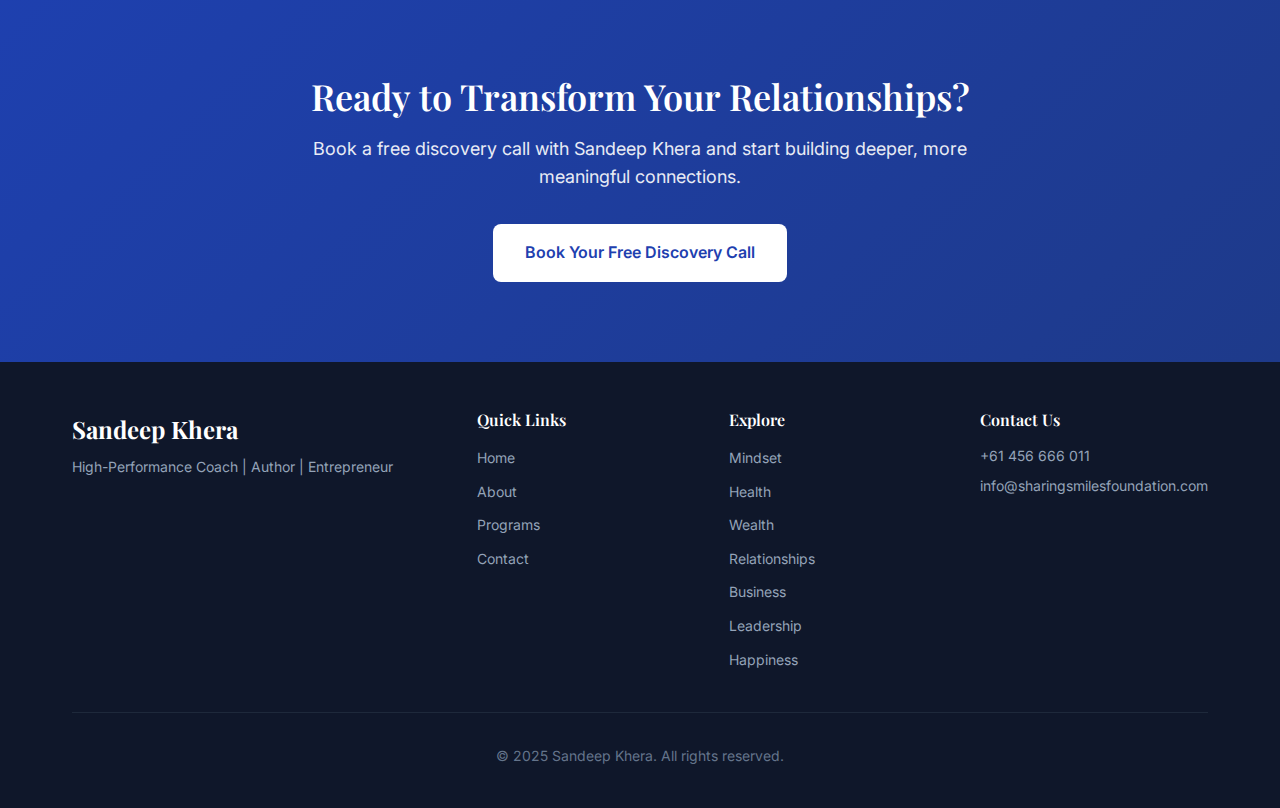
<file: relationships.html>
<!DOCTYPE html>
<html lang="en">
<head>
    <meta charset="UTF-8">
    <meta name="viewport" content="width=device-width, initial-scale=1.0">
    <meta name="description" content="Build meaningful connections with Sandeep Khera's relationship coaching. Strengthen personal and professional relationships for lasting success.">
    <title>Relationships | Sandeep Khera - High-Performance Coach</title>
    <link rel="preconnect" href="https://fonts.googleapis.com">
    <link rel="preconnect" href="https://fonts.gstatic.com" crossorigin>
    <link href="https://fonts.googleapis.com/css2?family=Playfair+Display:wght@400;500;600;700&family=Inter:wght@300;400;500;600;700&display=swap" rel="stylesheet">
    <link rel="stylesheet" href="css/styles.css">
    <link rel="icon" type="image/png" href="images/favicon.png">
</head>
<body>
    <header class="header" id="header">
        <div class="container">
            <nav class="nav">
                <a href="index.html" class="logo"><span class="logo-text">Sandeep Khera</span></a>
                <button class="nav-toggle" aria-label="Toggle navigation" aria-expanded="false"><span class="hamburger"></span></button>
                <ul class="nav-menu">
                    <li class="nav-item"><a href="index.html" class="nav-link">Home</a></li>
                    <li class="nav-item has-dropdown"><a href="about.html" class="nav-link">About</a>
                        <ul class="dropdown-menu">
                            <li><a href="about.html#story">The Story</a></li>
                            <li><a href="about.html#system">The System</a></li>
                            <li><a href="about.html#science">The Science</a></li>
                        </ul>
                    </li>
                    <li class="nav-item has-dropdown"><a href="programs.html" class="nav-link">Programs</a>
                        <ul class="dropdown-menu">
                            <li><a href="programs.html#one-on-one">1-1 High-Performance Coaching</a></li>
                            <li><a href="programs.html#group">Group Coaching</a></li>
                            <li><a href="programs.html#workshops">Team Workshops</a></li>
                        </ul>
                    </li>
                    <li class="nav-item has-dropdown"><a href="#" class="nav-link active">Explore</a>
                        <ul class="dropdown-menu">
                            <li><a href="mindset.html">Mindset</a></li>
                            <li><a href="health.html">Health</a></li>
                            <li><a href="wealth.html">Wealth</a></li>
                            <li><a href="relationships.html">Relationships</a></li>
                            <li><a href="business.html">Business</a></li>
                            <li><a href="leadership.html">Leadership</a></li>
                            <li><a href="happiness.html">Happiness</a></li>
                        </ul>
                    </li>
                    <li class="nav-item"><a href="book.html" class="nav-link">Book</a></li>
                    <li class="nav-item"><a href="blog.html" class="nav-link">Blog</a></li>
                    <li class="nav-item"><a href="contact.html" class="nav-link">Contact</a></li>
                    <li class="nav-item nav-cta"><a href="contact.html#booking" class="btn btn-primary">Book Discovery Call</a></li>
                </ul>
            </nav>
        </div>
    </header>

    <section class="page-header">
        <div class="container">
            <span class="section-label">Explore</span>
            <h1 class="section-title">Relationships</h1>
            <p class="section-subtitle">Deepen meaningful connections and build lasting relationships</p>
        </div>
    </section>

    <section class="content-section">
        <div class="container">
            <div class="content-grid">
                <div class="content-image">
                    <img src="images/relationships-coaching.jpg" alt="Relationship Coaching with Sandeep Khera" loading="lazy">
                </div>
                <div class="content-text">
                    <h2>The Power of Meaningful Connections</h2>
                    <p>No matter how successful you become, life is ultimately about the relationships you build. Strong relationships—whether personal or professional—are the foundation of a fulfilling life and sustainable success.</p>
                    <p>Sandeep Khera's coaching helps you develop the communication skills, emotional intelligence, and authenticity needed to create deeper, more meaningful connections with the people who matter most.</p>
                    <h3 class="mt-8">What You'll Learn</h3>
                    <ul class="content-list">
                        <li>Effective communication strategies for deeper connection</li>
                        <li>Building trust and authenticity in relationships</li>
                        <li>Setting healthy boundaries while maintaining closeness</li>
                        <li>Resolving conflicts constructively</li>
                        <li>Nurturing relationships during busy seasons of life</li>
                    </ul>
                </div>
            </div>
        </div>
    </section>

    <section class="content-section section-alt">
        <div class="container">
            <div class="section-header text-center">
                <span class="section-label">Benefits</span>
                <h2 class="section-title">Transform Your Relationships with Sandeep Khera</h2>
            </div>
            <div class="pillars-grid mt-12">
                <div class="pillar-card">
                    <div class="pillar-icon">
                        <svg xmlns="http://www.w3.org/2000/svg" width="48" height="48" viewBox="0 0 24 24" fill="none" stroke="currentColor" stroke-width="1.5"><path d="M20.84 4.61a5.5 5.5 0 0 0-7.78 0L12 5.67l-1.06-1.06a5.5 5.5 0 0 0-7.78 7.78l1.06 1.06L12 21.23l7.78-7.78 1.06-1.06a5.5 5.5 0 0 0 0-7.78z"/></svg>
                    </div>
                    <h3 class="pillar-title">Deeper Connections</h3>
                    <p class="pillar-description">Build more meaningful and fulfilling relationships.</p>
                </div>
                <div class="pillar-card">
                    <div class="pillar-icon">
                        <svg xmlns="http://www.w3.org/2000/svg" width="48" height="48" viewBox="0 0 24 24" fill="none" stroke="currentColor" stroke-width="1.5"><path d="M17 21v-2a4 4 0 0 0-4-4H5a4 4 0 0 0-4 4v2"/><circle cx="9" cy="7" r="4"/><path d="M23 21v-2a4 4 0 0 0-3-3.87"/><path d="M16 3.13a4 4 0 0 1 0 7.75"/></svg>
                    </div>
                    <h3 class="pillar-title">Better Communication</h3>
                    <p class="pillar-description">Express yourself clearly and listen with empathy.</p>
                </div>
                <div class="pillar-card">
                    <div class="pillar-icon">
                        <svg xmlns="http://www.w3.org/2000/svg" width="48" height="48" viewBox="0 0 24 24" fill="none" stroke="currentColor" stroke-width="1.5"><path d="M12 22s8-4 8-10V5l-8-3-8 3v7c0 6 8 10 8 10z"/></svg>
                    </div>
                    <h3 class="pillar-title">Healthy Boundaries</h3>
                    <p class="pillar-description">Protect your energy while maintaining closeness.</p>
                </div>
                <div class="pillar-card">
                    <div class="pillar-icon">
                        <svg xmlns="http://www.w3.org/2000/svg" width="48" height="48" viewBox="0 0 24 24" fill="none" stroke="currentColor" stroke-width="1.5"><circle cx="12" cy="12" r="10"/><path d="M8 14s1.5 2 4 2 4-2 4-2"/><line x1="9" y1="9" x2="9.01" y2="9"/><line x1="15" y1="9" x2="15.01" y2="9"/></svg>
                    </div>
                    <h3 class="pillar-title">Greater Fulfillment</h3>
                    <p class="pillar-description">Experience the joy of authentic connection.</p>
                </div>
            </div>
        </div>
    </section>

    <section class="cta section">
        <div class="container">
            <div class="cta-content text-center">
                <h2 class="cta-title">Ready to Transform Your Relationships?</h2>
                <p class="cta-description">Book a free discovery call with Sandeep Khera and start building deeper, more meaningful connections.</p>
                <a href="contact.html#booking" class="btn btn-primary btn-large">Book Your Free Discovery Call</a>
            </div>
        </div>
    </section>

    <footer class="footer" id="footer">
        <div class="container">
            <div class="footer-content">
                <div class="footer-brand">
                    <a href="index.html" class="footer-logo">Sandeep Khera</a>
                    <p class="footer-tagline">High-Performance Coach | Author | Entrepreneur</p>
                </div>
                <div class="footer-links">
                    <div class="footer-column">
                        <h4>Quick Links</h4>
                        <ul><li><a href="index.html">Home</a></li><li><a href="about.html">About</a></li><li><a href="programs.html">Programs</a></li><li><a href="contact.html">Contact</a></li></ul>
                    </div>
                    <div class="footer-column">
                        <h4>Explore</h4>
                        <ul><li><a href="mindset.html">Mindset</a></li><li><a href="health.html">Health</a></li><li><a href="wealth.html">Wealth</a></li><li><a href="relationships.html">Relationships</a></li><li><a href="business.html">Business</a></li><li><a href="leadership.html">Leadership</a></li><li><a href="happiness.html">Happiness</a></li></ul>
                    </div>
                    <div class="footer-column">
                        <h4>Contact Us</h4>
                        <ul class="contact-list"><li><a href="tel:+61456666011">+61 456 666 011</a></li><li><a href="mailto:info@sharingsmilesfoundation.com">info@sharingsmilesfoundation.com</a></li></ul>
                    </div>
                </div>
            </div>
            <div class="footer-bottom"><p>&copy; 2025 Sandeep Khera. All rights reserved.</p></div>
        </div>
    </footer>
    <script src="js/main.js"></script>
</body>
</html>
</file>
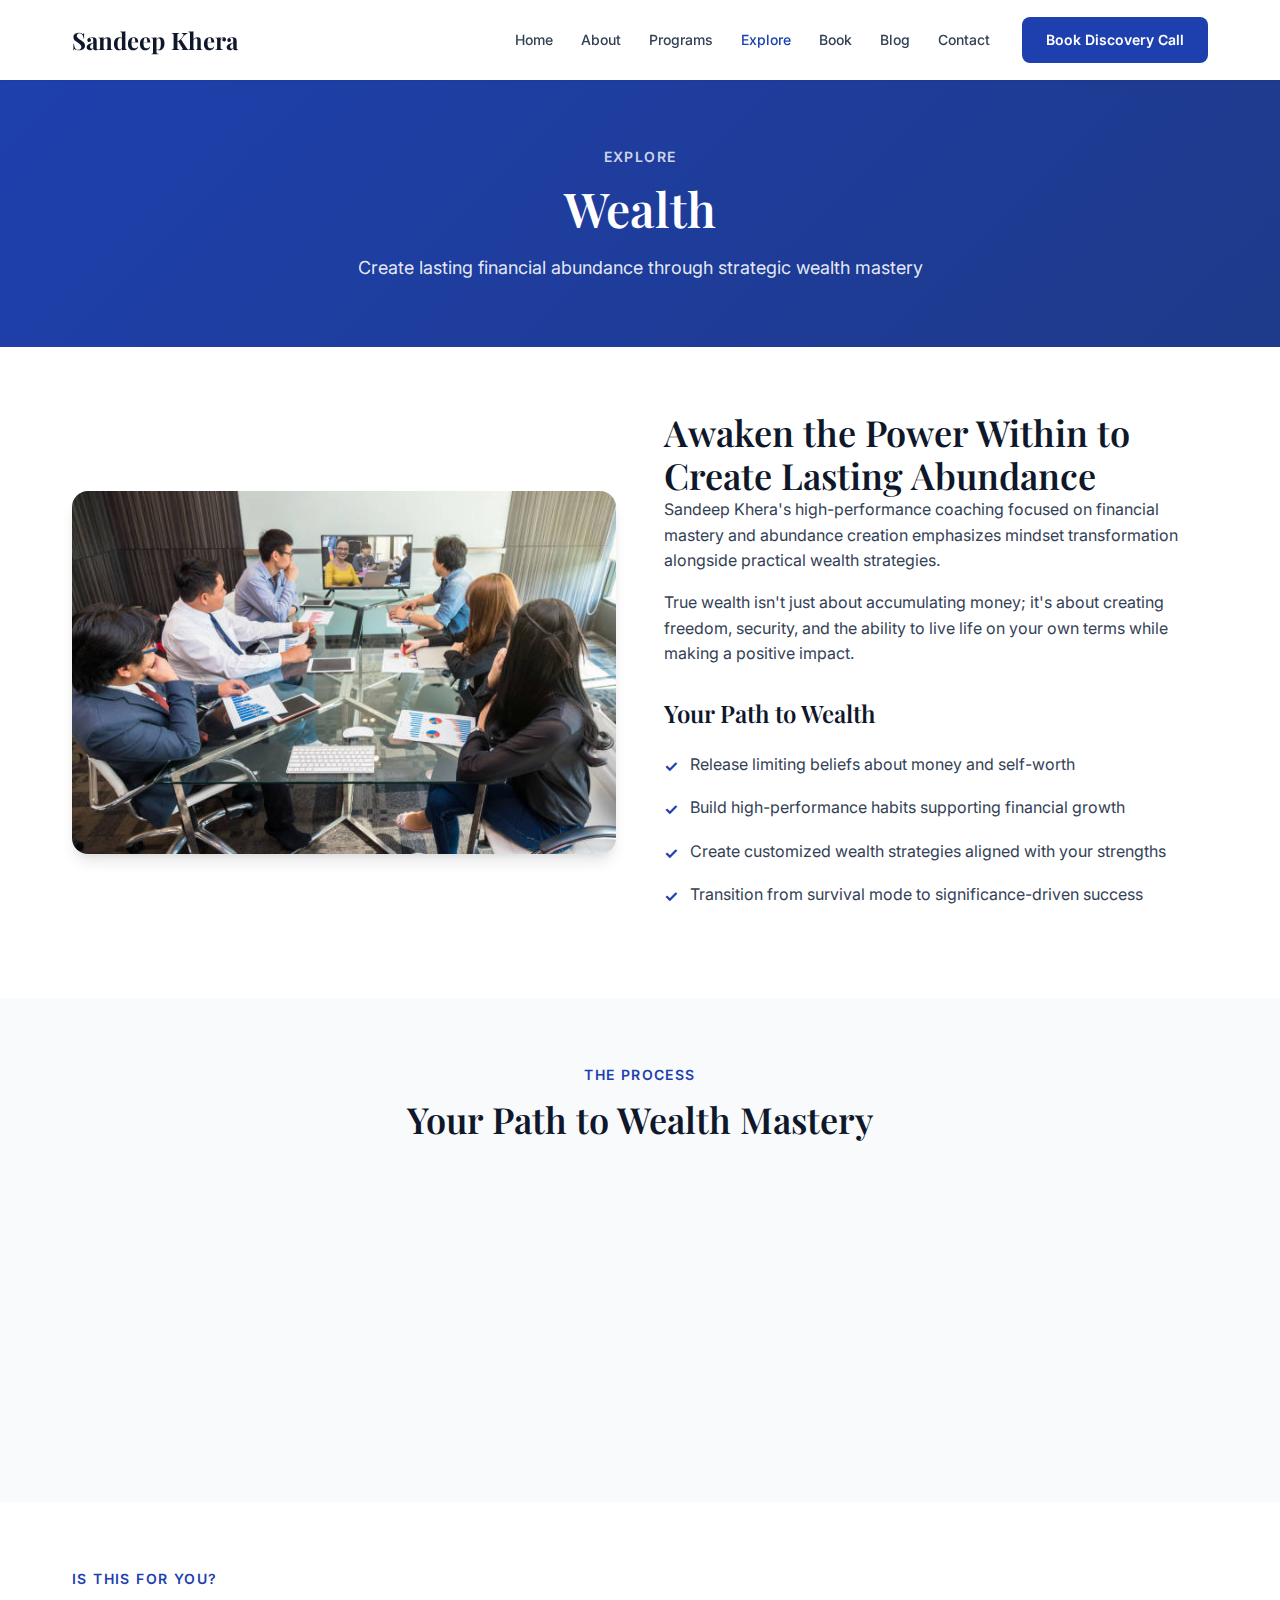
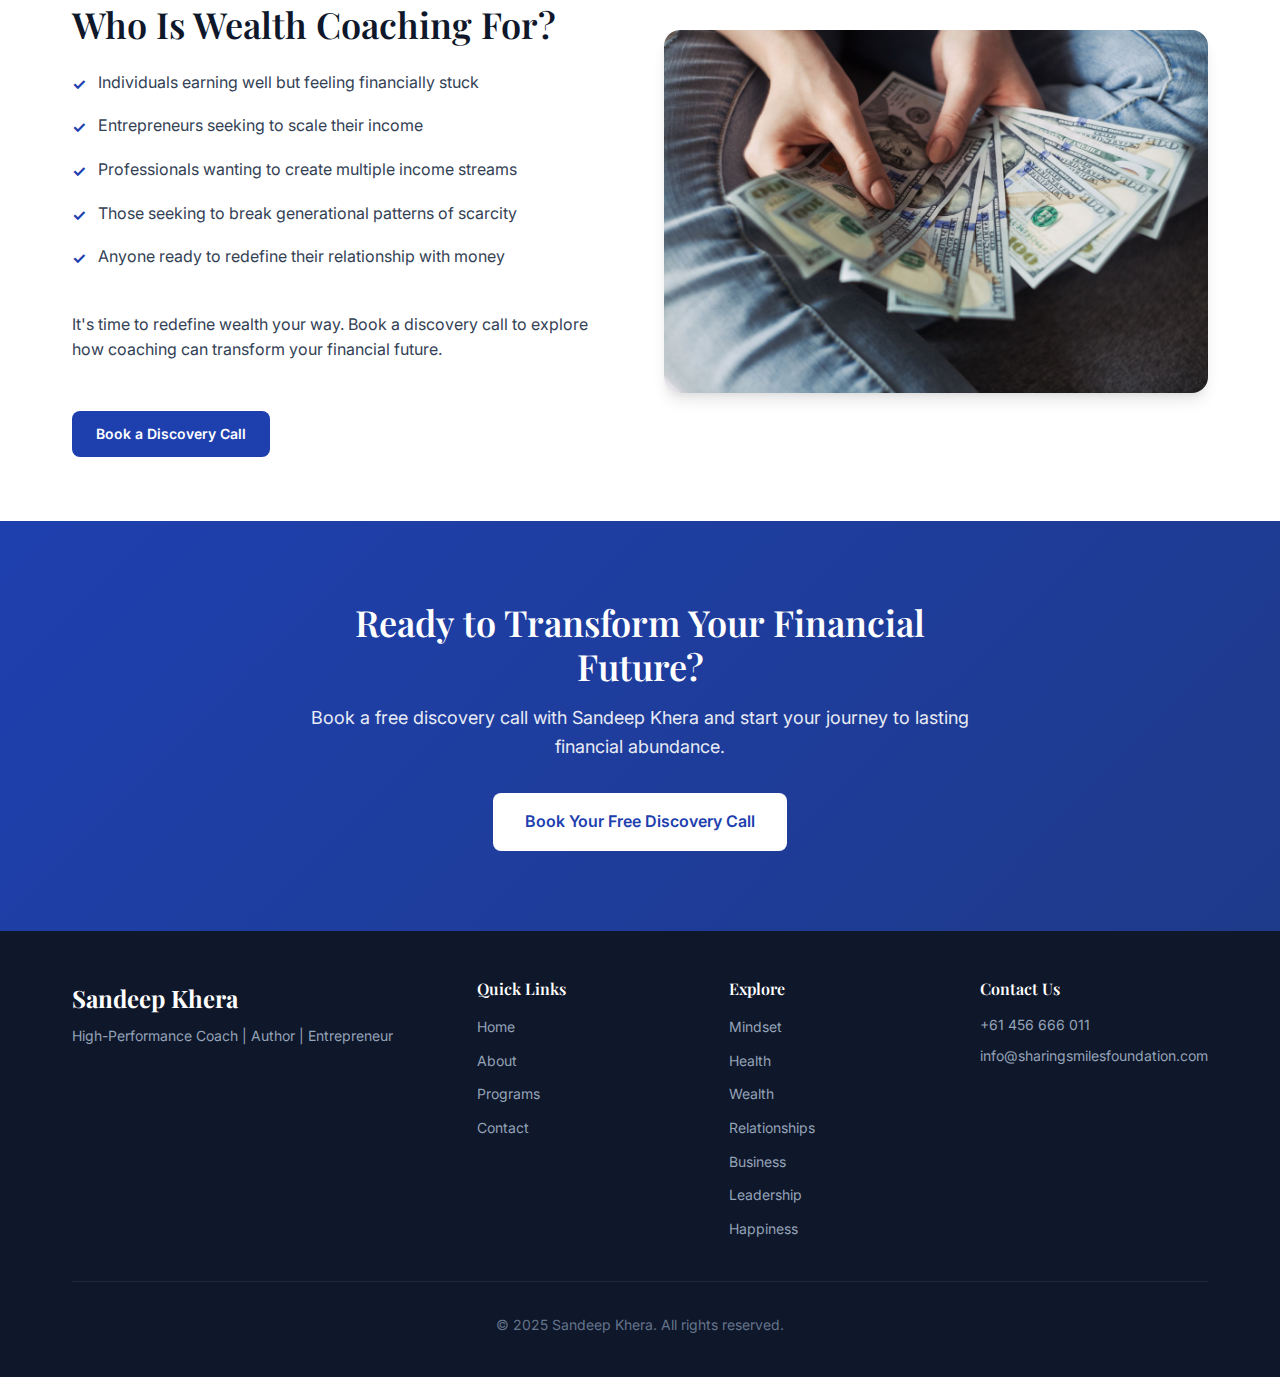
<file: wealth.html>
<!DOCTYPE html>
<html lang="en">
<head>
    <meta charset="UTF-8">
    <meta name="viewport" content="width=device-width, initial-scale=1.0">
    <meta name="description" content="Create lasting financial abundance with Sandeep Khera's wealth mastery coaching. Transform your relationship with money and build strategic wealth.">
    <title>Wealth Mastery | Sandeep Khera - High-Performance Coach</title>
    <link rel="preconnect" href="https://fonts.googleapis.com">
    <link rel="preconnect" href="https://fonts.gstatic.com" crossorigin>
    <link href="https://fonts.googleapis.com/css2?family=Playfair+Display:wght@400;500;600;700&family=Inter:wght@300;400;500;600;700&display=swap" rel="stylesheet">
    <link rel="stylesheet" href="css/styles.css">
    <link rel="icon" type="image/png" href="images/favicon.png">
</head>
<body>
    <!-- Header -->
    <header class="header" id="header">
        <div class="container">
            <nav class="nav">
                <a href="index.html" class="logo"><span class="logo-text">Sandeep Khera</span></a>
                <button class="nav-toggle" aria-label="Toggle navigation" aria-expanded="false"><span class="hamburger"></span></button>
                <ul class="nav-menu">
                    <li class="nav-item"><a href="index.html" class="nav-link">Home</a></li>
                    <li class="nav-item has-dropdown"><a href="about.html" class="nav-link">About</a>
                        <ul class="dropdown-menu">
                            <li><a href="about.html#story">The Story</a></li>
                            <li><a href="about.html#system">The System</a></li>
                            <li><a href="about.html#science">The Science</a></li>
                        </ul>
                    </li>
                    <li class="nav-item has-dropdown"><a href="programs.html" class="nav-link">Programs</a>
                        <ul class="dropdown-menu">
                            <li><a href="programs.html#one-on-one">1-1 High-Performance Coaching</a></li>
                            <li><a href="programs.html#group">Group Coaching</a></li>
                            <li><a href="programs.html#workshops">Team Workshops</a></li>
                        </ul>
                    </li>
                    <li class="nav-item has-dropdown"><a href="#" class="nav-link active">Explore</a>
                        <ul class="dropdown-menu">
                            <li><a href="mindset.html">Mindset</a></li>
                            <li><a href="health.html">Health</a></li>
                            <li><a href="wealth.html">Wealth</a></li>
                            <li><a href="relationships.html">Relationships</a></li>
                            <li><a href="business.html">Business</a></li>
                            <li><a href="leadership.html">Leadership</a></li>
                            <li><a href="happiness.html">Happiness</a></li>
                        </ul>
                    </li>
                    <li class="nav-item"><a href="book.html" class="nav-link">Book</a></li>
                    <li class="nav-item"><a href="blog.html" class="nav-link">Blog</a></li>
                    <li class="nav-item"><a href="contact.html" class="nav-link">Contact</a></li>
                    <li class="nav-item nav-cta"><a href="contact.html#booking" class="btn btn-primary">Book Discovery Call</a></li>
                </ul>
            </nav>
        </div>
    </header>

    <!-- Page Header -->
    <section class="page-header">
        <div class="container">
            <span class="section-label">Explore</span>
            <h1 class="section-title">Wealth</h1>
            <p class="section-subtitle">Create lasting financial abundance through strategic wealth mastery</p>
        </div>
    </section>

    <!-- Main Content -->
    <section class="content-section">
        <div class="container">
            <div class="content-grid">
                <div class="content-image">
                    <img src="images/wealth-coaching.jpg" alt="Wealth Mastery with Sandeep Khera" loading="lazy">
                </div>
                <div class="content-text">
                    <h2>Awaken the Power Within to Create Lasting Abundance</h2>
                    <p>Sandeep Khera's high-performance coaching focused on financial mastery and abundance creation emphasizes mindset transformation alongside practical wealth strategies.</p>
                    <p>True wealth isn't just about accumulating money; it's about creating freedom, security, and the ability to live life on your own terms while making a positive impact.</p>
                    <h3 class="mt-8">Your Path to Wealth</h3>
                    <ul class="content-list">
                        <li>Release limiting beliefs about money and self-worth</li>
                        <li>Build high-performance habits supporting financial growth</li>
                        <li>Create customized wealth strategies aligned with your strengths</li>
                        <li>Transition from survival mode to significance-driven success</li>
                    </ul>
                </div>
            </div>
        </div>
    </section>

    <!-- Program Structure -->
    <section class="content-section section-alt">
        <div class="container">
            <div class="section-header text-center">
                <span class="section-label">The Process</span>
                <h2 class="section-title">Your Path to Wealth Mastery</h2>
            </div>
            <div class="process-steps mt-12">
                <div class="process-step">
                    <div class="step-number">01</div>
                    <h3 class="step-title">Mindset Reset</h3>
                    <p class="step-description">Address limiting beliefs and self-sabotage patterns that have kept you from financial success.</p>
                </div>
                <div class="process-step">
                    <div class="step-number">02</div>
                    <h3 class="step-title">Clarity & Vision</h3>
                    <p class="step-description">Define personalized wealth goals and connect them to your deeper purpose and values.</p>
                </div>
                <div class="process-step">
                    <div class="step-number">03</div>
                    <h3 class="step-title">Strategic Action</h3>
                    <p class="step-description">Apply proven tools and strategies for consistent financial progress and growth.</p>
                </div>
            </div>
        </div>
    </section>

    <!-- Who Is This For -->
    <section class="content-section">
        <div class="container">
            <div class="content-grid">
                <div class="content-text">
                    <span class="section-label">Is This For You?</span>
                    <h2 class="section-title">Who Is Wealth Coaching For?</h2>
                    <ul class="content-list">
                        <li>Individuals earning well but feeling financially stuck</li>
                        <li>Entrepreneurs seeking to scale their income</li>
                        <li>Professionals wanting to create multiple income streams</li>
                        <li>Those seeking to break generational patterns of scarcity</li>
                        <li>Anyone ready to redefine their relationship with money</li>
                    </ul>
                    <p class="mt-8">It's time to redefine wealth your way. Book a discovery call to explore how coaching can transform your financial future.</p>
                    <a href="contact.html#booking" class="btn btn-primary mt-8">Book a Discovery Call</a>
                </div>
                <div class="content-image">
                    <img src="images/wealth-success.jpg" alt="Wealth Success with Sandeep Khera" loading="lazy">
                </div>
            </div>
        </div>
    </section>

    <!-- CTA Section -->
    <section class="cta section">
        <div class="container">
            <div class="cta-content text-center">
                <h2 class="cta-title">Ready to Transform Your Financial Future?</h2>
                <p class="cta-description">Book a free discovery call with Sandeep Khera and start your journey to lasting financial abundance.</p>
                <a href="contact.html#booking" class="btn btn-primary btn-large">Book Your Free Discovery Call</a>
            </div>
        </div>
    </section>

    <!-- Footer -->
    <footer class="footer" id="footer">
        <div class="container">
            <div class="footer-content">
                <div class="footer-brand">
                    <a href="index.html" class="footer-logo">Sandeep Khera</a>
                    <p class="footer-tagline">High-Performance Coach | Author | Entrepreneur</p>
                </div>
                <div class="footer-links">
                    <div class="footer-column">
                        <h4>Quick Links</h4>
                        <ul>
                            <li><a href="index.html">Home</a></li>
                            <li><a href="about.html">About</a></li>
                            <li><a href="programs.html">Programs</a></li>
                            <li><a href="contact.html">Contact</a></li>
                        </ul>
                    </div>
                    <div class="footer-column">
                        <h4>Explore</h4>
                        <ul>
                            <li><a href="mindset.html">Mindset</a></li>
                            <li><a href="health.html">Health</a></li>
                            <li><a href="wealth.html">Wealth</a></li>
                            <li><a href="relationships.html">Relationships</a></li>
                            <li><a href="business.html">Business</a></li>
                            <li><a href="leadership.html">Leadership</a></li>
                            <li><a href="happiness.html">Happiness</a></li>
                        </ul>
                    </div>
                    <div class="footer-column">
                        <h4>Contact Us</h4>
                        <ul class="contact-list">
                            <li><a href="tel:+61456666011">+61 456 666 011</a></li>
                            <li><a href="mailto:info@sharingsmilesfoundation.com">info@sharingsmilesfoundation.com</a></li>
                        </ul>
                    </div>
                </div>
            </div>
            <div class="footer-bottom">
                <p>&copy; 2025 Sandeep Khera. All rights reserved.</p>
            </div>
        </div>
    </footer>
    <script src="js/main.js"></script>
</body>
</html>
</file>
<file: css/styles.css>
/* ========================================
   Sandeep Khera - Professional Website
   Mobile-First Responsive CSS
   ======================================== */

/* ========================================
   CSS Custom Properties (Variables)
   ======================================== */
:root {
    /* Colors */
    --color-primary: #1e40af;
    --color-primary-dark: #1e3a8a;
    --color-primary-light: #3b82f6;
    --color-secondary: #0f172a;
    --color-accent: #f59e0b;

    /* Neutrals */
    --color-white: #ffffff;
    --color-gray-50: #f8fafc;
    --color-gray-100: #f1f5f9;
    --color-gray-200: #e2e8f0;
    --color-gray-300: #cbd5e1;
    --color-gray-400: #94a3b8;
    --color-gray-500: #64748b;
    --color-gray-600: #475569;
    --color-gray-700: #334155;
    --color-gray-800: #1e293b;
    --color-gray-900: #0f172a;

    /* Typography */
    --font-heading: 'Playfair Display', Georgia, serif;
    --font-body: 'Inter', -apple-system, BlinkMacSystemFont, 'Segoe UI', Roboto, sans-serif;

    /* Font Sizes - Mobile First */
    --text-xs: 0.75rem;
    --text-sm: 0.875rem;
    --text-base: 1rem;
    --text-lg: 1.125rem;
    --text-xl: 1.25rem;
    --text-2xl: 1.5rem;
    --text-3xl: 1.875rem;
    --text-4xl: 2.25rem;
    --text-5xl: 3rem;

    /* Spacing */
    --space-1: 0.25rem;
    --space-2: 0.5rem;
    --space-3: 0.75rem;
    --space-4: 1rem;
    --space-5: 1.25rem;
    --space-6: 1.5rem;
    --space-8: 2rem;
    --space-10: 2.5rem;
    --space-12: 3rem;
    --space-16: 4rem;
    --space-20: 5rem;
    --space-24: 6rem;

    /* Border Radius */
    --radius-sm: 0.25rem;
    --radius-md: 0.5rem;
    --radius-lg: 1rem;
    --radius-xl: 1.5rem;
    --radius-full: 9999px;

    /* Shadows */
    --shadow-sm: 0 1px 2px 0 rgba(0, 0, 0, 0.05);
    --shadow-md: 0 4px 6px -1px rgba(0, 0, 0, 0.1), 0 2px 4px -1px rgba(0, 0, 0, 0.06);
    --shadow-lg: 0 10px 15px -3px rgba(0, 0, 0, 0.1), 0 4px 6px -2px rgba(0, 0, 0, 0.05);
    --shadow-xl: 0 20px 25px -5px rgba(0, 0, 0, 0.1), 0 10px 10px -5px rgba(0, 0, 0, 0.04);

    /* Transitions */
    --transition-fast: 150ms ease;
    --transition-base: 300ms ease;
    --transition-slow: 500ms ease;

    /* Container */
    --container-max: 1200px;
    --container-padding: 1rem;
}

/* ========================================
   Reset & Base Styles
   ======================================== */
*, *::before, *::after {
    box-sizing: border-box;
    margin: 0;
    padding: 0;
}

html {
    scroll-behavior: smooth;
    -webkit-text-size-adjust: 100%;
}

body {
    font-family: var(--font-body);
    font-size: var(--text-base);
    line-height: 1.6;
    color: var(--color-gray-700);
    background-color: var(--color-white);
    -webkit-font-smoothing: antialiased;
    -moz-osx-font-smoothing: grayscale;
}

img {
    max-width: 100%;
    height: auto;
    display: block;
}

a {
    color: inherit;
    text-decoration: none;
    transition: color var(--transition-fast);
}

ul, ol {
    list-style: none;
}

button {
    font-family: inherit;
    cursor: pointer;
    border: none;
    background: none;
}

/* ========================================
   Typography
   ======================================== */
h1, h2, h3, h4, h5, h6 {
    font-family: var(--font-heading);
    font-weight: 600;
    line-height: 1.2;
    color: var(--color-gray-900);
}

h1 { font-size: var(--text-3xl); }
h2 { font-size: var(--text-2xl); }
h3 { font-size: var(--text-xl); }
h4 { font-size: var(--text-lg); }

@media (min-width: 768px) {
    h1 { font-size: var(--text-4xl); }
    h2 { font-size: var(--text-3xl); }
    h3 { font-size: var(--text-2xl); }
    h4 { font-size: var(--text-xl); }
}

@media (min-width: 1024px) {
    h1 { font-size: var(--text-5xl); }
    h2 { font-size: var(--text-4xl); }
}

p {
    margin-bottom: var(--space-4);
}

p:last-child {
    margin-bottom: 0;
}

/* ========================================
   Layout
   ======================================== */
.container {
    width: 100%;
    max-width: var(--container-max);
    margin: 0 auto;
    padding: 0 var(--container-padding);
}

@media (min-width: 768px) {
    .container {
        padding: 0 var(--space-8);
    }
}

.section {
    padding: var(--space-12) 0;
}

@media (min-width: 768px) {
    .section {
        padding: var(--space-16) 0;
    }
}

@media (min-width: 1024px) {
    .section {
        padding: var(--space-20) 0;
    }
}

.section-alt {
    background-color: var(--color-gray-50);
}

.text-center {
    text-align: center;
}

/* ========================================
   Section Headers
   ======================================== */
.section-header {
    margin-bottom: var(--space-10);
}

@media (min-width: 768px) {
    .section-header {
        margin-bottom: var(--space-12);
    }
}

.section-label {
    display: inline-block;
    font-size: var(--text-sm);
    font-weight: 600;
    text-transform: uppercase;
    letter-spacing: 0.1em;
    color: var(--color-primary);
    margin-bottom: var(--space-3);
}

.section-title {
    margin-bottom: var(--space-4);
}

.section-subtitle {
    font-size: var(--text-lg);
    color: var(--color-gray-600);
    max-width: 600px;
    margin: 0 auto;
}

/* ========================================
   Buttons
   ======================================== */
.btn {
    display: inline-flex;
    align-items: center;
    justify-content: center;
    gap: var(--space-2);
    padding: var(--space-3) var(--space-6);
    font-size: var(--text-sm);
    font-weight: 600;
    border-radius: var(--radius-md);
    transition: all var(--transition-fast);
    white-space: nowrap;
}

.btn-large {
    padding: var(--space-4) var(--space-8);
    font-size: var(--text-base);
}

.btn-primary {
    background-color: var(--color-primary);
    color: var(--color-white);
}

.btn-primary:hover {
    background-color: var(--color-primary-dark);
    transform: translateY(-2px);
    box-shadow: var(--shadow-md);
}

.btn-secondary {
    background-color: var(--color-gray-100);
    color: var(--color-gray-800);
}

.btn-secondary:hover {
    background-color: var(--color-gray-200);
}

.btn-outline {
    background-color: transparent;
    color: var(--color-primary);
    border: 2px solid var(--color-primary);
}

.btn-outline:hover {
    background-color: var(--color-primary);
    color: var(--color-white);
}

/* ========================================
   Header & Navigation
   ======================================== */
.header {
    position: fixed;
    top: 0;
    left: 0;
    right: 0;
    z-index: 1000;
    background-color: var(--color-white);
    box-shadow: var(--shadow-sm);
    transition: all var(--transition-base);
}

.header.scrolled {
    box-shadow: var(--shadow-md);
}

.nav {
    display: flex;
    align-items: center;
    justify-content: space-between;
    height: 70px;
}

@media (min-width: 1024px) {
    .nav {
        height: 80px;
    }
}

.logo {
    display: flex;
    align-items: center;
}

.logo-text {
    font-family: var(--font-heading);
    font-size: var(--text-xl);
    font-weight: 700;
    color: var(--color-gray-900);
}

@media (min-width: 768px) {
    .logo-text {
        font-size: var(--text-2xl);
    }
}

/* Mobile Navigation Toggle */
.nav-toggle {
    display: flex;
    flex-direction: column;
    justify-content: center;
    align-items: center;
    width: 44px;
    height: 44px;
    z-index: 1001;
}

@media (min-width: 1024px) {
    .nav-toggle {
        display: none;
    }
}

.hamburger {
    position: relative;
    width: 24px;
    height: 2px;
    background-color: var(--color-gray-800);
    transition: all var(--transition-fast);
}

.hamburger::before,
.hamburger::after {
    content: '';
    position: absolute;
    left: 0;
    width: 24px;
    height: 2px;
    background-color: var(--color-gray-800);
    transition: all var(--transition-fast);
}

.hamburger::before {
    top: -8px;
}

.hamburger::after {
    top: 8px;
}

.nav-toggle[aria-expanded="true"] .hamburger {
    background-color: transparent;
}

.nav-toggle[aria-expanded="true"] .hamburger::before {
    top: 0;
    transform: rotate(45deg);
}

.nav-toggle[aria-expanded="true"] .hamburger::after {
    top: 0;
    transform: rotate(-45deg);
}

/* Navigation Menu */
.nav-menu {
    display: none;
    position: fixed;
    top: 70px;
    left: 0;
    right: 0;
    bottom: 0;
    background-color: var(--color-white);
    padding: var(--space-6);
    overflow-y: auto;
    flex-direction: column;
    gap: var(--space-2);
}

.nav-menu.active {
    display: flex;
}

@media (min-width: 1024px) {
    .nav-menu {
        display: flex;
        position: static;
        flex-direction: row;
        align-items: center;
        gap: var(--space-1);
        padding: 0;
        background-color: transparent;
        overflow: visible;
    }
}

.nav-item {
    position: relative;
}

.nav-link {
    display: block;
    padding: var(--space-3) var(--space-4);
    font-size: var(--text-base);
    font-weight: 500;
    color: var(--color-gray-700);
    border-radius: var(--radius-md);
    transition: all var(--transition-fast);
}

@media (min-width: 1024px) {
    .nav-link {
        padding: var(--space-2) var(--space-3);
        font-size: var(--text-sm);
    }
}

.nav-link:hover,
.nav-link.active {
    color: var(--color-primary);
    background-color: var(--color-gray-50);
}

@media (min-width: 1024px) {
    .nav-link:hover,
    .nav-link.active {
        background-color: transparent;
    }
}

/* Dropdown Menu */
.has-dropdown {
    position: relative;
}

.dropdown-menu {
    display: none;
    padding-left: var(--space-4);
    margin-top: var(--space-2);
}

.has-dropdown:hover .dropdown-menu,
.has-dropdown.active .dropdown-menu {
    display: block;
}

@media (min-width: 1024px) {
    .dropdown-menu {
        position: absolute;
        top: 100%;
        left: 0;
        min-width: 220px;
        padding: var(--space-2);
        margin-top: 0;
        background-color: var(--color-white);
        border-radius: var(--radius-md);
        box-shadow: var(--shadow-lg);
        opacity: 0;
        visibility: hidden;
        transform: translateY(10px);
        transition: all var(--transition-fast);
    }

    .has-dropdown:hover .dropdown-menu {
        opacity: 1;
        visibility: visible;
        transform: translateY(0);
    }
}

.dropdown-menu a {
    display: block;
    padding: var(--space-2) var(--space-3);
    font-size: var(--text-sm);
    color: var(--color-gray-600);
    border-radius: var(--radius-sm);
    transition: all var(--transition-fast);
}

.dropdown-menu a:hover {
    color: var(--color-primary);
    background-color: var(--color-gray-50);
}

/* Nav CTA */
.nav-cta {
    margin-top: var(--space-4);
    padding-top: var(--space-4);
    border-top: 1px solid var(--color-gray-200);
}

@media (min-width: 1024px) {
    .nav-cta {
        margin-top: 0;
        margin-left: var(--space-4);
        padding-top: 0;
        border-top: none;
    }
}

/* ========================================
   Hero Section
   ======================================== */
.hero {
    padding-top: calc(70px + var(--space-12));
    padding-bottom: var(--space-12);
    background: linear-gradient(135deg, var(--color-gray-50) 0%, var(--color-white) 100%);
}

@media (min-width: 768px) {
    .hero {
        padding-top: calc(80px + var(--space-16));
        padding-bottom: var(--space-16);
    }
}

@media (min-width: 1024px) {
    .hero {
        padding-top: calc(80px + var(--space-20));
        padding-bottom: var(--space-20);
        min-height: 90vh;
        display: flex;
        align-items: center;
    }
}

.hero-content {
    display: flex;
    flex-direction: column;
    gap: var(--space-10);
}

@media (min-width: 1024px) {
    .hero-content {
        flex-direction: row;
        align-items: center;
        gap: var(--space-16);
    }
}

.hero-text {
    text-align: center;
}

@media (min-width: 1024px) {
    .hero-text {
        flex: 1;
        text-align: left;
    }
}

.hero-tagline {
    display: inline-block;
    font-size: var(--text-sm);
    font-weight: 600;
    text-transform: uppercase;
    letter-spacing: 0.1em;
    color: var(--color-primary);
    margin-bottom: var(--space-4);
}

.hero-title {
    margin-bottom: var(--space-6);
    line-height: 1.1;
}

.hero-description {
    font-size: var(--text-lg);
    color: var(--color-gray-600);
    margin-bottom: var(--space-8);
    max-width: 540px;
}

@media (min-width: 1024px) {
    .hero-description {
        margin-left: 0;
        margin-right: auto;
    }
}

.hero-buttons {
    display: flex;
    flex-direction: column;
    gap: var(--space-4);
}

@media (min-width: 480px) {
    .hero-buttons {
        flex-direction: row;
        justify-content: center;
    }
}

@media (min-width: 1024px) {
    .hero-buttons {
        justify-content: flex-start;
    }
}

.hero-image {
    display: flex;
    justify-content: center;
}

@media (min-width: 1024px) {
    .hero-image {
        flex: 0 0 45%;
    }
}

.hero-image-wrapper {
    position: relative;
    width: 280px;
    height: 350px;
    border-radius: var(--radius-xl);
    overflow: hidden;
    box-shadow: var(--shadow-xl);
    background-color: var(--color-gray-200);
}

@media (min-width: 768px) {
    .hero-image-wrapper {
        width: 350px;
        height: 450px;
    }
}

@media (min-width: 1024px) {
    .hero-image-wrapper {
        width: 100%;
        height: 500px;
    }
}

.hero-image-wrapper img {
    width: 100%;
    height: 100%;
    object-fit: cover;
}

/* ========================================
   Introduction Section
   ======================================== */
.intro-content {
    max-width: 800px;
    margin: 0 auto;
    text-align: center;
}

.intro-text {
    font-size: var(--text-lg);
    color: var(--color-gray-600);
    margin-bottom: var(--space-6);
}

/* ========================================
   Pillars Section
   ======================================== */
.pillars-grid {
    display: grid;
    grid-template-columns: 1fr;
    gap: var(--space-6);
}

@media (min-width: 640px) {
    .pillars-grid {
        grid-template-columns: repeat(2, 1fr);
    }
}

@media (min-width: 1024px) {
    .pillars-grid {
        grid-template-columns: repeat(3, 1fr);
        gap: var(--space-8);
    }
}

@media (min-width: 1200px) {
    .pillars-grid {
        grid-template-columns: repeat(4, 1fr);
    }
}

.pillar-card {
    display: flex;
    flex-direction: column;
    align-items: center;
    text-align: center;
    padding: var(--space-8);
    background-color: var(--color-white);
    border-radius: var(--radius-lg);
    box-shadow: var(--shadow-md);
    transition: all var(--transition-base);
}

.pillar-card:hover {
    transform: translateY(-8px);
    box-shadow: var(--shadow-xl);
}

.pillar-icon {
    display: flex;
    align-items: center;
    justify-content: center;
    width: 80px;
    height: 80px;
    margin-bottom: var(--space-6);
    background-color: var(--color-primary);
    border-radius: var(--radius-full);
    color: var(--color-white);
    transition: all var(--transition-base);
}

.pillar-card:hover .pillar-icon {
    transform: scale(1.1);
    background-color: var(--color-primary-dark);
}

.pillar-title {
    font-size: var(--text-xl);
    margin-bottom: var(--space-3);
}

.pillar-description {
    font-size: var(--text-sm);
    color: var(--color-gray-600);
}

/* ========================================
   Services Section
   ======================================== */
.services-grid {
    display: grid;
    grid-template-columns: 1fr;
    gap: var(--space-8);
}

@media (min-width: 768px) {
    .services-grid {
        grid-template-columns: repeat(2, 1fr);
    }
}

@media (min-width: 1024px) {
    .services-grid {
        grid-template-columns: repeat(3, 1fr);
    }
}

.service-card {
    position: relative;
    display: flex;
    flex-direction: column;
    padding: var(--space-8);
    background-color: var(--color-white);
    border-radius: var(--radius-lg);
    box-shadow: var(--shadow-md);
    transition: all var(--transition-base);
}

.service-card:hover {
    transform: translateY(-4px);
    box-shadow: var(--shadow-xl);
}

.service-card.featured {
    border: 2px solid var(--color-primary);
}

.service-badge {
    position: absolute;
    top: -12px;
    left: 50%;
    transform: translateX(-50%);
    padding: var(--space-2) var(--space-4);
    font-size: var(--text-xs);
    font-weight: 700;
    text-transform: uppercase;
    letter-spacing: 0.05em;
    color: var(--color-white);
    background-color: var(--color-primary);
    border-radius: var(--radius-full);
}

.service-icon {
    display: flex;
    align-items: center;
    justify-content: center;
    width: 64px;
    height: 64px;
    margin-bottom: var(--space-6);
    background-color: var(--color-gray-100);
    border-radius: var(--radius-lg);
    color: var(--color-primary);
}

.service-title {
    font-size: var(--text-xl);
    margin-bottom: var(--space-4);
}

.service-description {
    color: var(--color-gray-600);
    margin-bottom: var(--space-6);
    flex-grow: 1;
}

.service-features {
    margin-bottom: var(--space-6);
}

.service-features li {
    display: flex;
    align-items: center;
    gap: var(--space-2);
    padding: var(--space-2) 0;
    font-size: var(--text-sm);
    color: var(--color-gray-600);
}

.service-features li::before {
    content: '';
    width: 6px;
    height: 6px;
    background-color: var(--color-primary);
    border-radius: var(--radius-full);
    flex-shrink: 0;
}

/* ========================================
   Process Section
   ======================================== */
.process-steps {
    display: grid;
    grid-template-columns: 1fr;
    gap: var(--space-8);
}

@media (min-width: 768px) {
    .process-steps {
        grid-template-columns: repeat(3, 1fr);
        gap: var(--space-6);
    }
}

.process-step {
    text-align: center;
    padding: var(--space-6);
}

@media (min-width: 768px) {
    .process-step {
        position: relative;
    }

    .process-step:not(:last-child)::after {
        content: '';
        position: absolute;
        top: 40px;
        right: -20px;
        width: 40px;
        height: 2px;
        background-color: var(--color-gray-200);
    }
}

.step-number {
    display: inline-flex;
    align-items: center;
    justify-content: center;
    width: 60px;
    height: 60px;
    margin-bottom: var(--space-6);
    font-family: var(--font-heading);
    font-size: var(--text-2xl);
    font-weight: 700;
    color: var(--color-primary);
    background-color: var(--color-gray-100);
    border-radius: var(--radius-full);
}

.step-title {
    font-size: var(--text-xl);
    margin-bottom: var(--space-4);
}

.step-description {
    color: var(--color-gray-600);
}

/* ========================================
   Testimonials Section
   ======================================== */
.testimonials-grid {
    display: grid;
    grid-template-columns: 1fr;
    gap: var(--space-6);
}

@media (min-width: 768px) {
    .testimonials-grid {
        grid-template-columns: repeat(2, 1fr);
    }
}

@media (min-width: 1024px) {
    .testimonials-grid {
        grid-template-columns: repeat(3, 1fr);
    }
}

.testimonial-card {
    padding: var(--space-8);
    background-color: var(--color-white);
    border-radius: var(--radius-lg);
    box-shadow: var(--shadow-md);
}

.testimonial-content {
    margin-bottom: var(--space-6);
}

.testimonial-content p {
    font-size: var(--text-lg);
    font-style: italic;
    color: var(--color-gray-700);
    line-height: 1.7;
}

.testimonial-content p::before {
    content: '"';
    font-family: var(--font-heading);
    font-size: var(--text-4xl);
    color: var(--color-primary);
    line-height: 0;
    vertical-align: -0.4em;
    margin-right: var(--space-1);
}

.testimonial-author {
    display: flex;
    align-items: center;
    gap: var(--space-4);
}

.author-info h4 {
    font-size: var(--text-base);
    margin-bottom: var(--space-1);
}

.author-info span {
    font-size: var(--text-sm);
    color: var(--color-gray-500);
}

/* ========================================
   Recognition Section
   ======================================== */
.recognition-content {
    max-width: 800px;
    margin: 0 auto;
}

.awards-list {
    display: grid;
    grid-template-columns: 1fr;
    gap: var(--space-4);
}

@media (min-width: 640px) {
    .awards-list {
        grid-template-columns: repeat(2, 1fr);
    }
}

.award-item {
    display: flex;
    align-items: center;
    gap: var(--space-4);
    padding: var(--space-4) var(--space-6);
    background-color: var(--color-white);
    border-radius: var(--radius-md);
    box-shadow: var(--shadow-sm);
}

.award-year {
    font-family: var(--font-heading);
    font-size: var(--text-lg);
    font-weight: 700;
    color: var(--color-primary);
}

.award-item h4 {
    font-size: var(--text-base);
    font-weight: 500;
}

/* ========================================
   Book Preview Section
   ======================================== */
.book-content {
    display: flex;
    flex-direction: column;
    gap: var(--space-10);
    align-items: center;
}

@media (min-width: 768px) {
    .book-content {
        flex-direction: row;
        gap: var(--space-12);
    }
}

.book-image {
    flex-shrink: 0;
    width: 200px;
}

@media (min-width: 768px) {
    .book-image {
        width: 280px;
    }
}

.book-image img {
    width: 100%;
    height: auto;
    border-radius: var(--radius-md);
    box-shadow: var(--shadow-xl);
}

.book-info {
    text-align: center;
}

@media (min-width: 768px) {
    .book-info {
        text-align: left;
    }
}

.book-description {
    font-size: var(--text-lg);
    color: var(--color-gray-600);
    margin-bottom: var(--space-6);
}

.book-highlights {
    margin-bottom: var(--space-8);
}

.book-highlights li {
    display: flex;
    align-items: center;
    gap: var(--space-3);
    padding: var(--space-2) 0;
    color: var(--color-gray-700);
}

@media (min-width: 768px) {
    .book-highlights li {
        justify-content: flex-start;
    }
}

.book-highlights li::before {
    content: '✓';
    color: var(--color-primary);
    font-weight: 700;
}

/* ========================================
   CTA Section
   ======================================== */
.cta {
    background: linear-gradient(135deg, var(--color-primary) 0%, var(--color-primary-dark) 100%);
    color: var(--color-white);
}

.cta-content {
    max-width: 700px;
    margin: 0 auto;
}

.cta-title {
    color: var(--color-white);
    margin-bottom: var(--space-4);
}

.cta-description {
    font-size: var(--text-lg);
    opacity: 0.9;
    margin-bottom: var(--space-8);
}

.cta .btn-primary {
    background-color: var(--color-white);
    color: var(--color-primary);
}

.cta .btn-primary:hover {
    background-color: var(--color-gray-100);
}

/* ========================================
   Footer
   ======================================== */
.footer {
    padding: var(--space-12) 0 var(--space-8);
    background-color: var(--color-gray-900);
    color: var(--color-gray-300);
}

.footer-content {
    display: grid;
    grid-template-columns: 1fr;
    gap: var(--space-10);
    margin-bottom: var(--space-10);
}

@media (min-width: 768px) {
    .footer-content {
        grid-template-columns: 1fr 2fr;
    }
}

.footer-logo {
    font-family: var(--font-heading);
    font-size: var(--text-2xl);
    font-weight: 700;
    color: var(--color-white);
}

.footer-tagline {
    font-size: var(--text-sm);
    color: var(--color-gray-400);
    margin-top: var(--space-2);
    margin-bottom: var(--space-4);
}

.footer-description {
    font-size: var(--text-sm);
    max-width: 300px;
}

.footer-links {
    display: grid;
    grid-template-columns: repeat(2, 1fr);
    gap: var(--space-8);
}

@media (min-width: 768px) {
    .footer-links {
        grid-template-columns: repeat(3, 1fr);
    }
}

.footer-column h4 {
    font-size: var(--text-base);
    font-weight: 600;
    color: var(--color-white);
    margin-bottom: var(--space-4);
}

.footer-column ul {
    display: flex;
    flex-direction: column;
    gap: var(--space-2);
}

.footer-column a {
    font-size: var(--text-sm);
    color: var(--color-gray-400);
    transition: color var(--transition-fast);
}

.footer-column a:hover {
    color: var(--color-white);
}

.contact-list li a {
    display: flex;
    align-items: center;
    gap: var(--space-2);
}

.contact-list svg {
    flex-shrink: 0;
    color: var(--color-primary-light);
}

.social-links {
    display: flex;
    gap: var(--space-4);
    margin-top: var(--space-6);
}

.social-links a {
    display: flex;
    align-items: center;
    justify-content: center;
    width: 40px;
    height: 40px;
    background-color: var(--color-gray-800);
    border-radius: var(--radius-full);
    color: var(--color-gray-400);
    transition: all var(--transition-fast);
}

.social-links a:hover {
    background-color: var(--color-primary);
    color: var(--color-white);
}

.footer-bottom {
    padding-top: var(--space-8);
    border-top: 1px solid var(--color-gray-800);
    text-align: center;
}

.footer-bottom p {
    font-size: var(--text-sm);
    color: var(--color-gray-500);
    margin-bottom: var(--space-2);
}

.footer-credit {
    font-size: var(--text-xs);
}

/* ========================================
   Page Header (for inner pages)
   ======================================== */
.page-header {
    padding-top: calc(70px + var(--space-12));
    padding-bottom: var(--space-12);
    background: linear-gradient(135deg, var(--color-primary) 0%, var(--color-primary-dark) 100%);
    color: var(--color-white);
    text-align: center;
}

@media (min-width: 768px) {
    .page-header {
        padding-top: calc(80px + var(--space-16));
        padding-bottom: var(--space-16);
    }
}

.page-header .section-label {
    color: rgba(255, 255, 255, 0.8);
}

.page-header .section-title {
    color: var(--color-white);
}

.page-header .section-subtitle {
    color: rgba(255, 255, 255, 0.9);
}

/* ========================================
   Content Sections
   ======================================== */
.content-section {
    padding: var(--space-12) 0;
}

@media (min-width: 768px) {
    .content-section {
        padding: var(--space-16) 0;
    }
}

.content-grid {
    display: grid;
    grid-template-columns: 1fr;
    gap: var(--space-10);
    align-items: center;
}

@media (min-width: 768px) {
    .content-grid {
        grid-template-columns: 1fr 1fr;
        gap: var(--space-12);
    }
}

.content-image img {
    border-radius: var(--radius-lg);
    box-shadow: var(--shadow-lg);
}

/* ========================================
   Blog Grid
   ======================================== */
.blog-grid {
    display: grid;
    grid-template-columns: 1fr;
    gap: var(--space-8);
}

@media (min-width: 640px) {
    .blog-grid {
        grid-template-columns: repeat(2, 1fr);
    }
}

@media (min-width: 1024px) {
    .blog-grid {
        grid-template-columns: repeat(3, 1fr);
    }
}

.blog-card {
    background-color: var(--color-white);
    border-radius: var(--radius-lg);
    overflow: hidden;
    box-shadow: var(--shadow-md);
    transition: all var(--transition-base);
}

.blog-card:hover {
    transform: translateY(-4px);
    box-shadow: var(--shadow-xl);
}

.blog-card-image {
    height: 200px;
    background-color: var(--color-gray-200);
    overflow: hidden;
}

.blog-card-image img {
    width: 100%;
    height: 100%;
    object-fit: cover;
    transition: transform var(--transition-base);
}

.blog-card:hover .blog-card-image img {
    transform: scale(1.05);
}

.blog-card-content {
    padding: var(--space-6);
}

.blog-card-date {
    font-size: var(--text-sm);
    color: var(--color-gray-500);
    margin-bottom: var(--space-2);
}

.blog-card-title {
    font-size: var(--text-lg);
    margin-bottom: var(--space-3);
    line-height: 1.4;
}

.blog-card-excerpt {
    font-size: var(--text-sm);
    color: var(--color-gray-600);
    margin-bottom: var(--space-4);
}

.blog-card-link {
    font-size: var(--text-sm);
    font-weight: 600;
    color: var(--color-primary);
}

.blog-card-link:hover {
    text-decoration: underline;
}

/* ========================================
   Contact Form
   ======================================== */
.contact-grid {
    display: grid;
    grid-template-columns: 1fr;
    gap: var(--space-10);
}

@media (min-width: 768px) {
    .contact-grid {
        grid-template-columns: 1fr 1fr;
    }
}

.contact-info-list {
    display: flex;
    flex-direction: column;
    gap: var(--space-6);
}

.contact-info-item {
    display: flex;
    gap: var(--space-4);
}

.contact-info-icon {
    display: flex;
    align-items: center;
    justify-content: center;
    width: 48px;
    height: 48px;
    background-color: var(--color-primary);
    border-radius: var(--radius-md);
    color: var(--color-white);
    flex-shrink: 0;
}

.contact-info-content h4 {
    font-size: var(--text-base);
    margin-bottom: var(--space-1);
}

.contact-info-content p,
.contact-info-content a {
    font-size: var(--text-sm);
    color: var(--color-gray-600);
}

.contact-info-content a:hover {
    color: var(--color-primary);
}

.contact-form {
    display: flex;
    flex-direction: column;
    gap: var(--space-4);
}

.form-group {
    display: flex;
    flex-direction: column;
    gap: var(--space-2);
}

.form-group label {
    font-size: var(--text-sm);
    font-weight: 500;
    color: var(--color-gray-700);
}

.form-group input,
.form-group textarea,
.form-group select {
    padding: var(--space-3) var(--space-4);
    font-family: var(--font-body);
    font-size: var(--text-base);
    color: var(--color-gray-800);
    background-color: var(--color-white);
    border: 1px solid var(--color-gray-300);
    border-radius: var(--radius-md);
    transition: all var(--transition-fast);
}

.form-group input:focus,
.form-group textarea:focus,
.form-group select:focus {
    outline: none;
    border-color: var(--color-primary);
    box-shadow: 0 0 0 3px rgba(30, 64, 175, 0.1);
}

.form-group textarea {
    min-height: 150px;
    resize: vertical;
}

.form-row {
    display: grid;
    grid-template-columns: 1fr;
    gap: var(--space-4);
}

@media (min-width: 480px) {
    .form-row {
        grid-template-columns: 1fr 1fr;
    }
}

/* ========================================
   Utility Classes
   ======================================== */
.visually-hidden {
    position: absolute;
    width: 1px;
    height: 1px;
    padding: 0;
    margin: -1px;
    overflow: hidden;
    clip: rect(0, 0, 0, 0);
    white-space: nowrap;
    border: 0;
}

.mb-0 { margin-bottom: 0; }
.mb-4 { margin-bottom: var(--space-4); }
.mb-8 { margin-bottom: var(--space-8); }

.mt-8 { margin-top: var(--space-8); }
.mt-12 { margin-top: var(--space-12); }

/* ========================================
   Animations
   ======================================== */
@keyframes fadeIn {
    from {
        opacity: 0;
        transform: translateY(20px);
    }
    to {
        opacity: 1;
        transform: translateY(0);
    }
}

.fade-in {
    animation: fadeIn 0.6s ease forwards;
}

/* ========================================
   Content List Styles
   ======================================== */
.content-list {
    margin: var(--space-4) 0;
}

.content-list li {
    display: flex;
    align-items: flex-start;
    gap: var(--space-3);
    padding: var(--space-2) 0;
    color: var(--color-gray-700);
}

.content-list li::before {
    content: '✓';
    color: var(--color-primary);
    font-weight: 700;
    flex-shrink: 0;
    margin-top: 2px;
}

.content-list li strong {
    color: var(--color-gray-900);
}

/* ========================================
   FAQ Accordion
   ======================================== */
.faq-list {
    max-width: 800px;
    margin: 0 auto;
}

.faq-item {
    border-bottom: 1px solid var(--color-gray-200);
}

.faq-question {
    display: flex;
    justify-content: space-between;
    align-items: center;
    width: 100%;
    padding: var(--space-6) 0;
    font-size: var(--text-lg);
    font-weight: 600;
    color: var(--color-gray-900);
    text-align: left;
    background: none;
    border: none;
    cursor: pointer;
    transition: color var(--transition-fast);
}

.faq-question:hover {
    color: var(--color-primary);
}

.faq-question svg {
    flex-shrink: 0;
    transition: transform var(--transition-fast);
    color: var(--color-gray-400);
}

.faq-item.active .faq-question svg {
    transform: rotate(180deg);
}

.faq-answer {
    display: none;
    padding-bottom: var(--space-6);
}

.faq-item.active .faq-answer {
    display: block;
}

.faq-answer p {
    color: var(--color-gray-600);
    line-height: 1.7;
}

/* ========================================
   Booking Features
   ======================================== */
.booking-features {
    display: flex;
    flex-wrap: wrap;
    justify-content: center;
    gap: var(--space-8);
}

.booking-feature {
    display: flex;
    flex-direction: column;
    align-items: center;
    gap: var(--space-2);
}

.booking-feature strong {
    font-size: var(--text-xl);
    color: var(--color-primary);
}

.booking-feature span {
    font-size: var(--text-sm);
    color: var(--color-gray-600);
}

/* ========================================
   Newsletter Form
   ======================================== */
.newsletter-form-wrapper {
    max-width: 500px;
    margin: 0 auto;
}

.newsletter-form .form-row {
    display: flex;
    gap: var(--space-4);
}

.newsletter-form .form-group {
    flex: 1;
    margin-bottom: 0;
}

.newsletter-form input {
    padding: var(--space-4);
    border: 1px solid var(--color-gray-300);
    border-radius: var(--radius-md);
    font-size: var(--text-base);
    width: 100%;
}

.newsletter-form .btn {
    flex-shrink: 0;
}

@media (max-width: 480px) {
    .newsletter-form .form-row {
        flex-direction: column;
    }

    .newsletter-form .btn {
        width: 100%;
    }
}

/* ========================================
   Contact Form Wrapper
   ======================================== */
.contact-form-wrapper {
    background-color: var(--color-white);
    padding: var(--space-8);
    border-radius: var(--radius-lg);
    box-shadow: var(--shadow-md);
}

.contact-form h3 {
    margin-bottom: var(--space-6);
}

.contact-info h2 {
    margin-bottom: var(--space-4);
}

.contact-info > p {
    color: var(--color-gray-600);
}

/* Form Error States */
.form-group input.error,
.form-group textarea.error,
.form-group select.error {
    border-color: #ef4444;
}

.btn.success {
    background-color: #10b981;
}

/* ========================================
   Featured Post Section
   ======================================== */
.featured-post {
    background: linear-gradient(135deg, var(--color-gray-50) 0%, var(--color-white) 100%);
}

.featured-post-content {
    display: none;
}

.featured-post-content.loaded {
    display: block;
}

.featured-post-card {
    display: grid;
    grid-template-columns: 1fr;
    gap: var(--space-8);
    background: var(--color-white);
    border-radius: 16px;
    overflow: hidden;
    box-shadow: 0 10px 40px rgba(0, 0, 0, 0.1);
}

@media (min-width: 768px) {
    .featured-post-card {
        grid-template-columns: 1fr 1fr;
    }
}

.featured-post-image {
    position: relative;
    min-height: 300px;
    overflow: hidden;
}

.featured-post-image img {
    width: 100%;
    height: 100%;
    object-fit: cover;
    position: absolute;
    top: 0;
    left: 0;
}

.featured-post-image::after {
    content: '';
    position: absolute;
    top: 0;
    left: 0;
    right: 0;
    bottom: 0;
    background: linear-gradient(135deg, rgba(30, 64, 175, 0.1) 0%, transparent 100%);
}

.featured-post-badge {
    position: absolute;
    top: var(--space-4);
    left: var(--space-4);
    background: var(--color-primary);
    color: var(--color-white);
    padding: var(--space-2) var(--space-4);
    border-radius: 20px;
    font-size: var(--text-sm);
    font-weight: 600;
    z-index: 1;
    display: flex;
    align-items: center;
    gap: var(--space-2);
}

.featured-post-badge svg {
    width: 14px;
    height: 14px;
}

.featured-post-info {
    padding: var(--space-8);
    display: flex;
    flex-direction: column;
    justify-content: center;
}

.featured-post-meta {
    display: flex;
    align-items: center;
    gap: var(--space-4);
    margin-bottom: var(--space-4);
    color: var(--color-gray-500);
    font-size: var(--text-sm);
}

.featured-post-title {
    font-family: var(--font-heading);
    font-size: var(--text-2xl);
    color: var(--color-gray-900);
    margin-bottom: var(--space-4);
    line-height: 1.3;
}

@media (min-width: 768px) {
    .featured-post-title {
        font-size: var(--text-3xl);
    }
}

.featured-post-excerpt {
    color: var(--color-gray-600);
    line-height: 1.7;
    margin-bottom: var(--space-6);
    font-size: var(--text-base);
}

.featured-post-link {
    display: inline-flex;
    align-items: center;
    gap: var(--space-2);
    color: var(--color-primary);
    font-weight: 600;
    text-decoration: none;
    transition: all 0.3s ease;
}

.featured-post-link:hover {
    gap: var(--space-3);
    color: var(--color-primary-dark);
}

.featured-post-link svg {
    width: 20px;
    height: 20px;
    transition: transform 0.3s ease;
}

.featured-post-link:hover svg {
    transform: translateX(4px);
}

/* Hide section if no featured post */
.featured-post:not(.has-featured) {
    display: none;
}

/* ========================================
   Print Styles
   ======================================== */
@media print {
    .header,
    .nav-toggle,
    .cta,
    .footer {
        display: none;
    }

    .hero {
        padding-top: 0;
    }

    body {
        font-size: 12pt;
        color: #000;
    }

    a {
        text-decoration: underline;
    }
}
</file>
